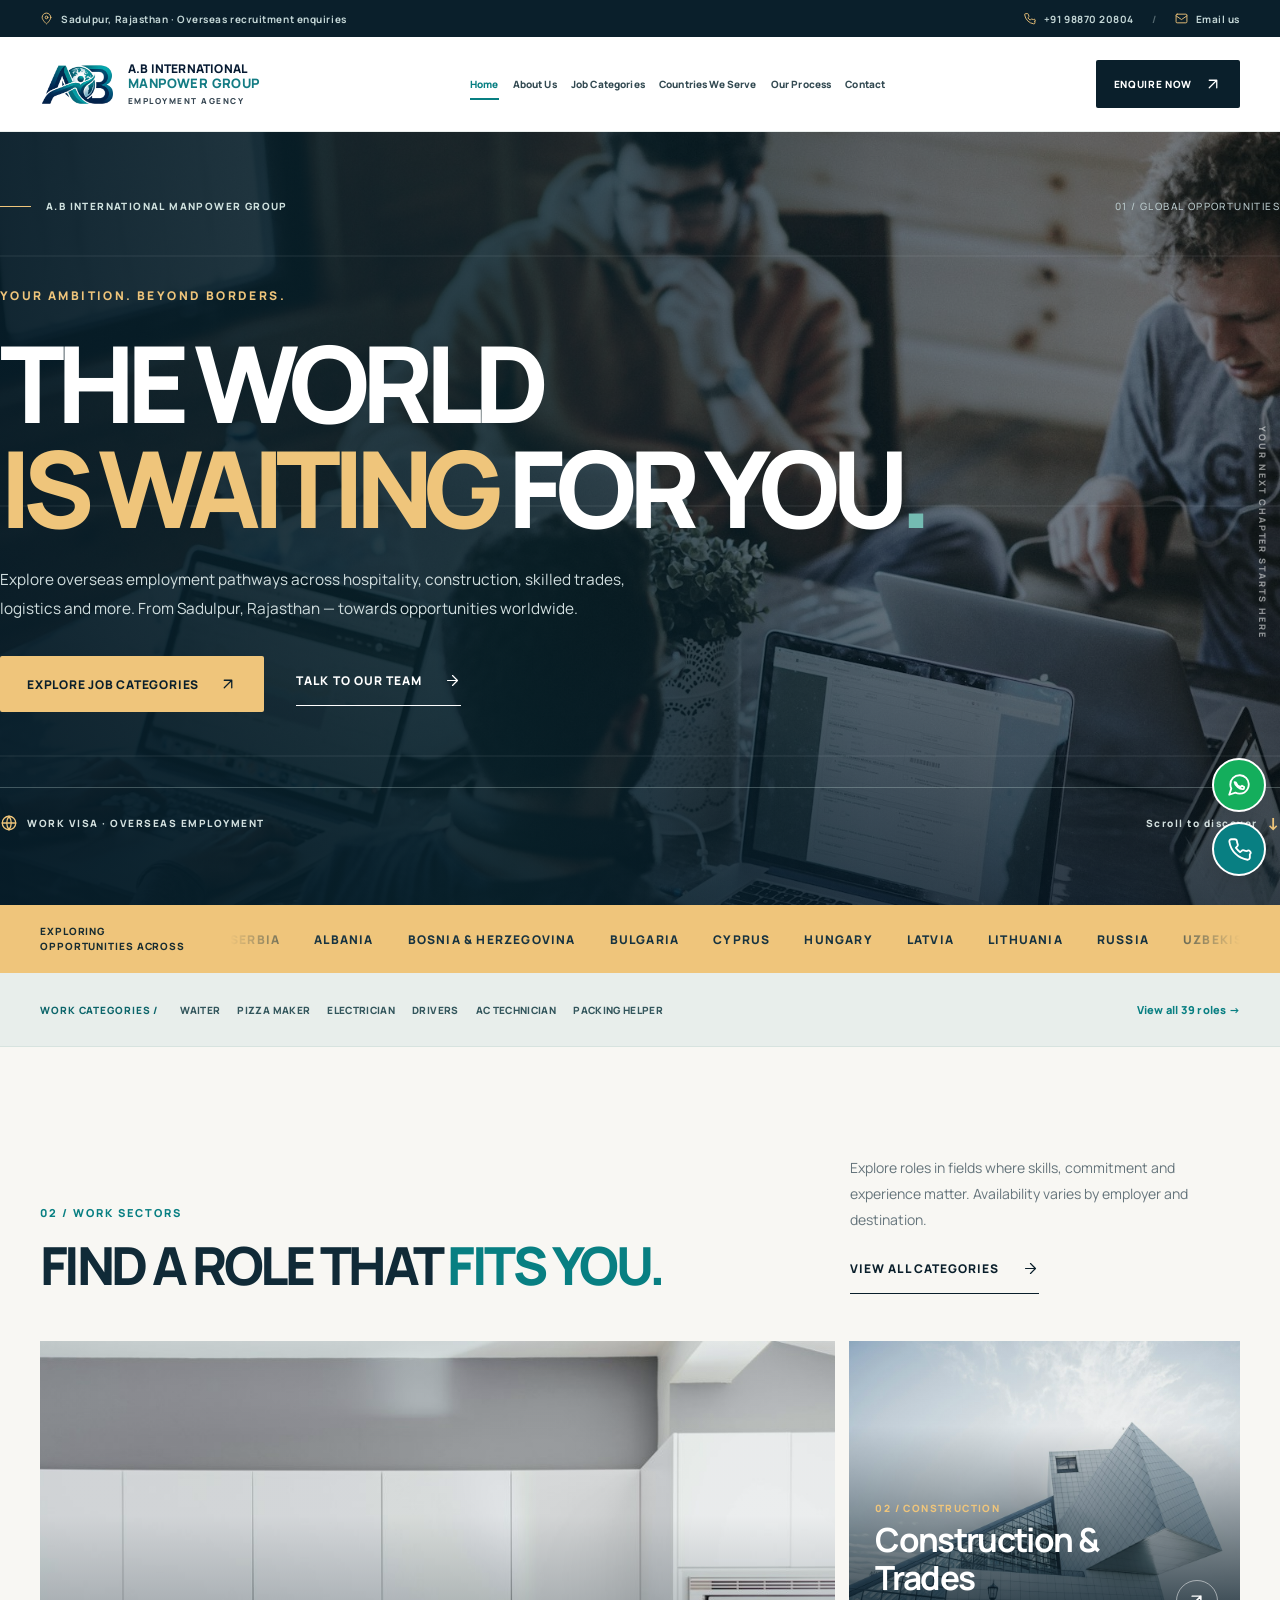
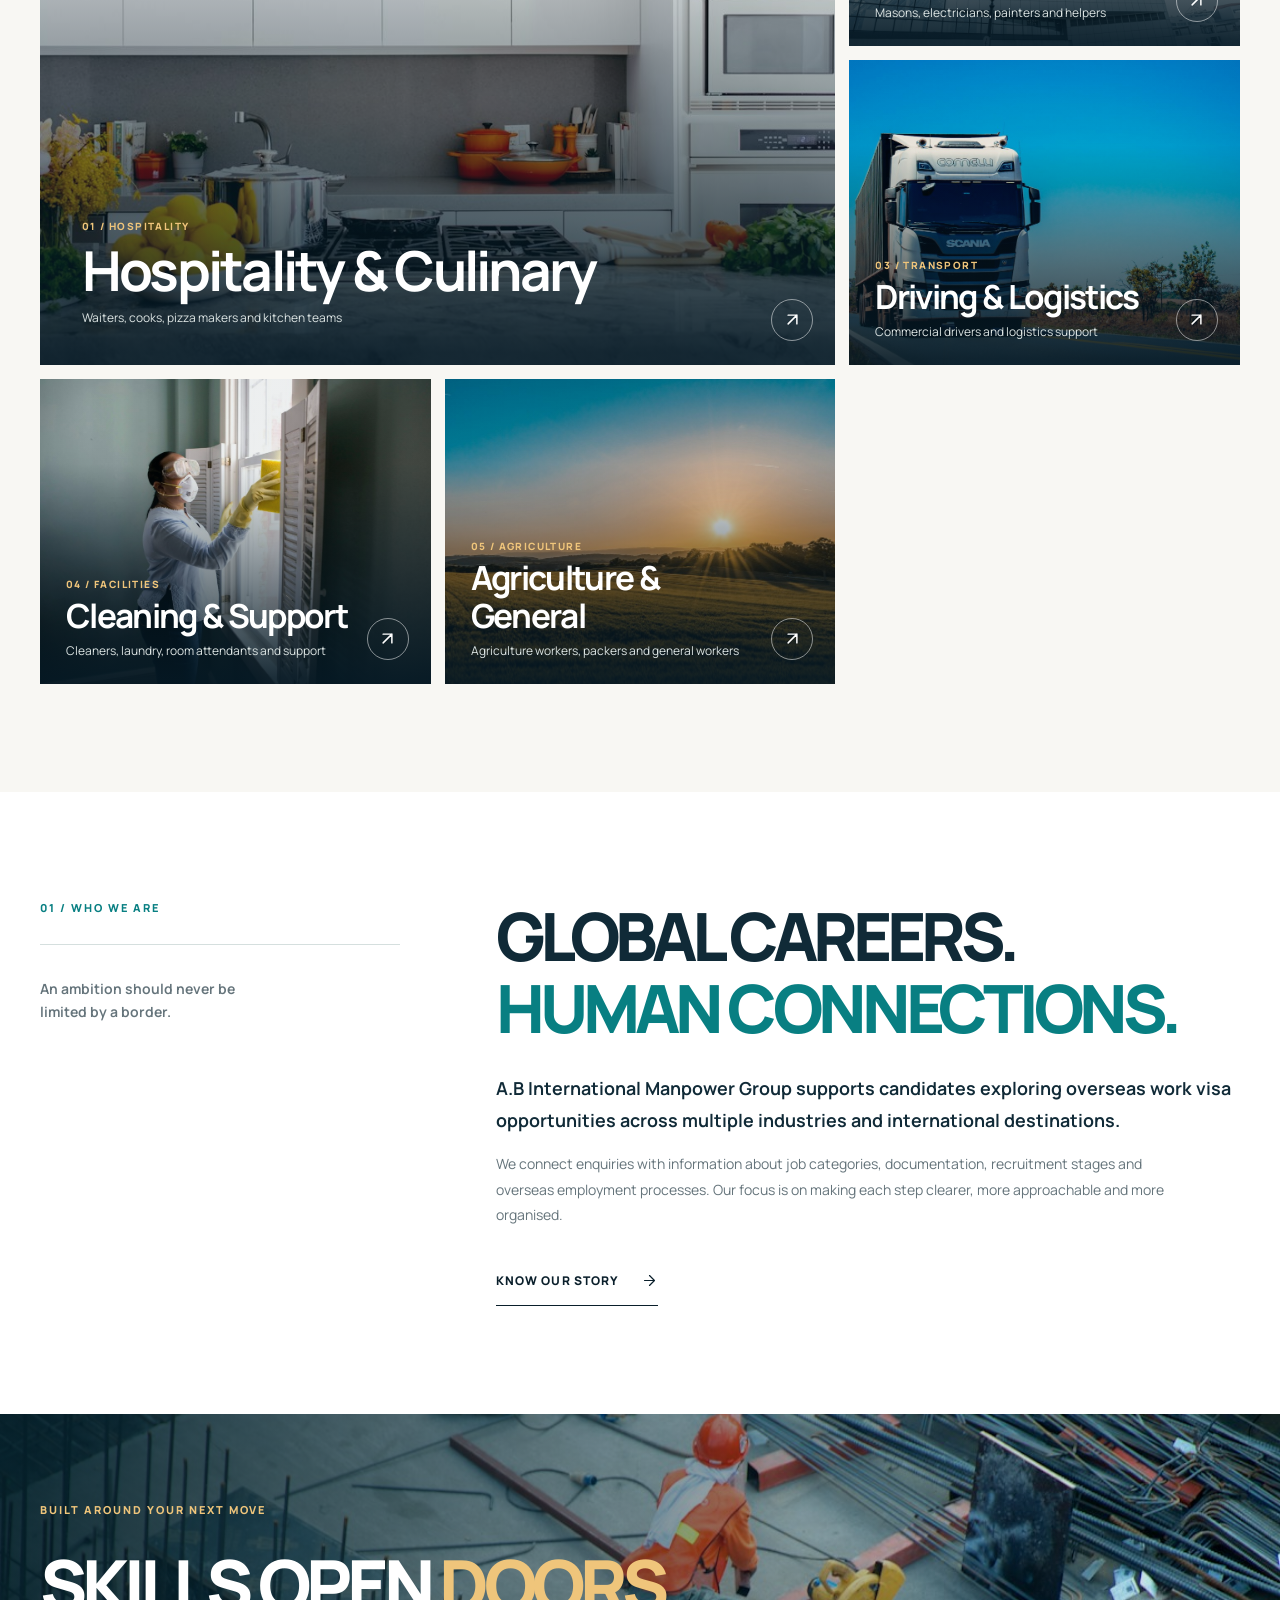
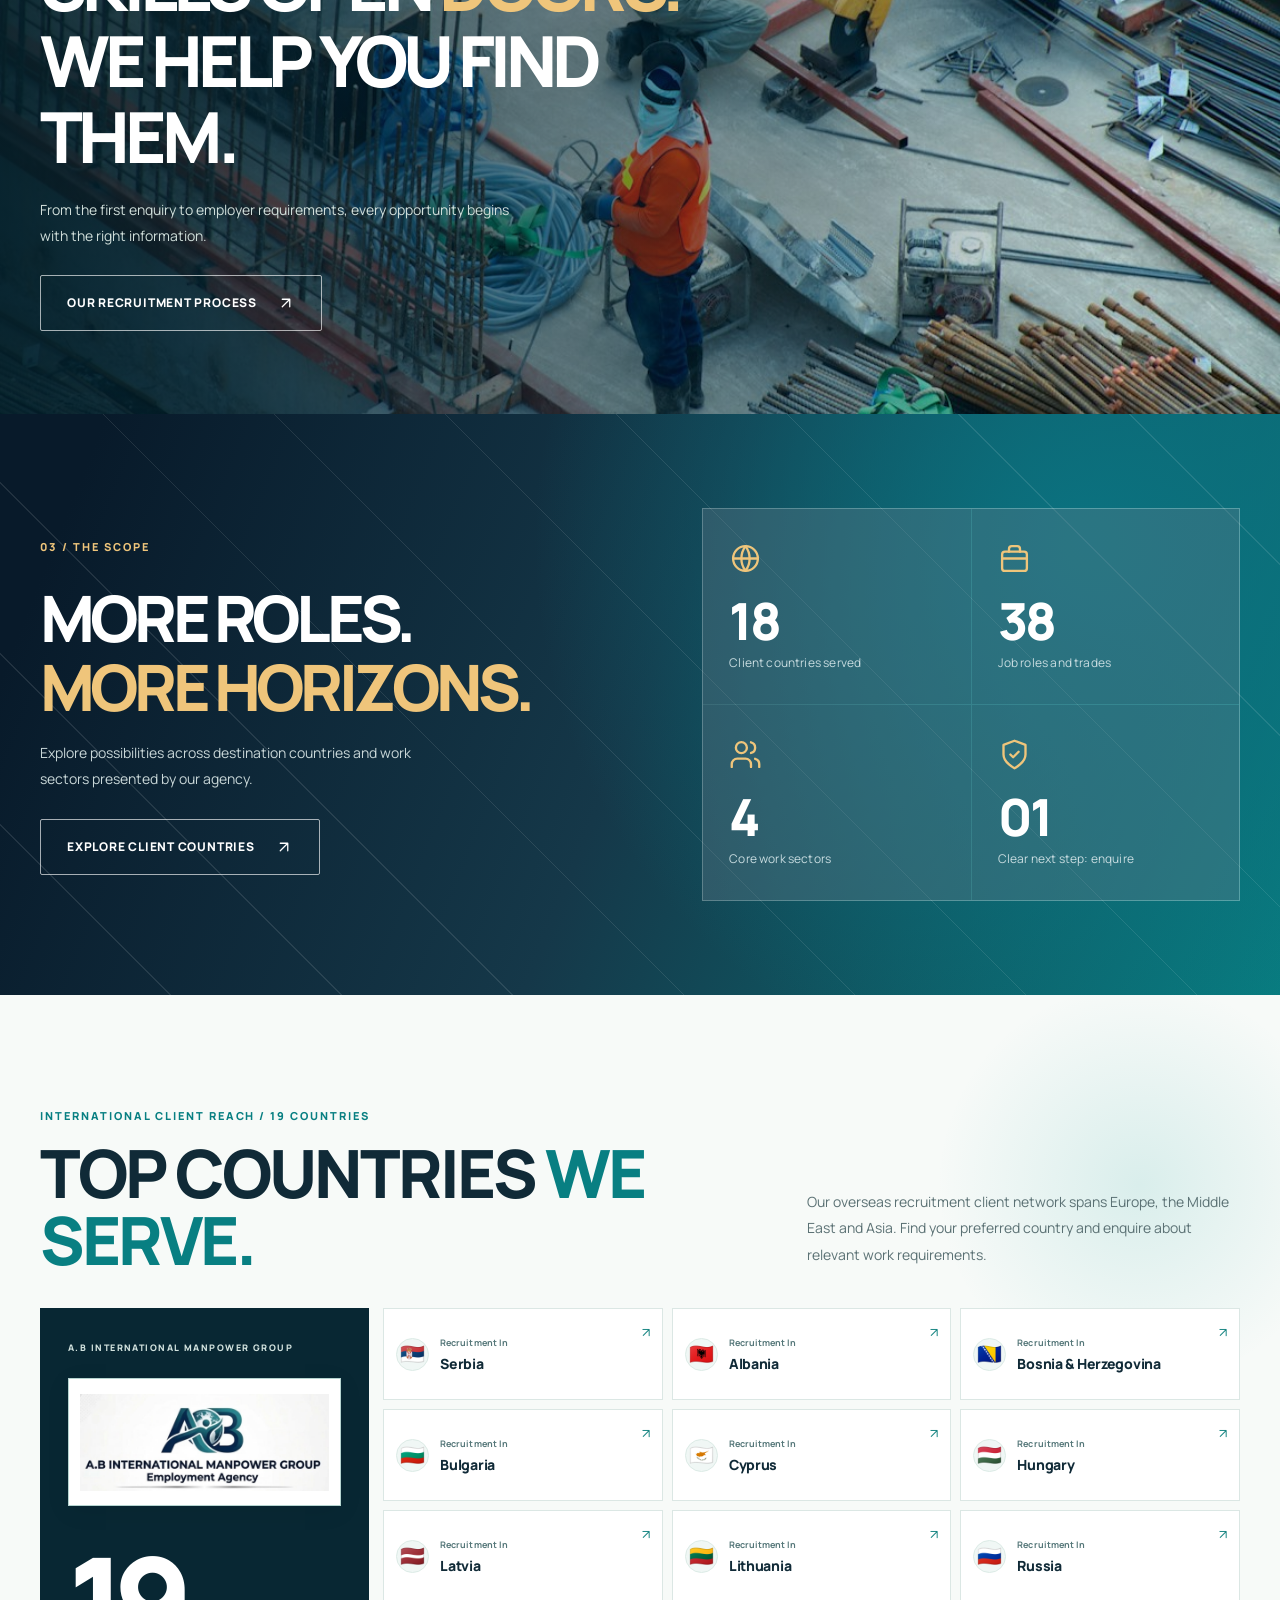
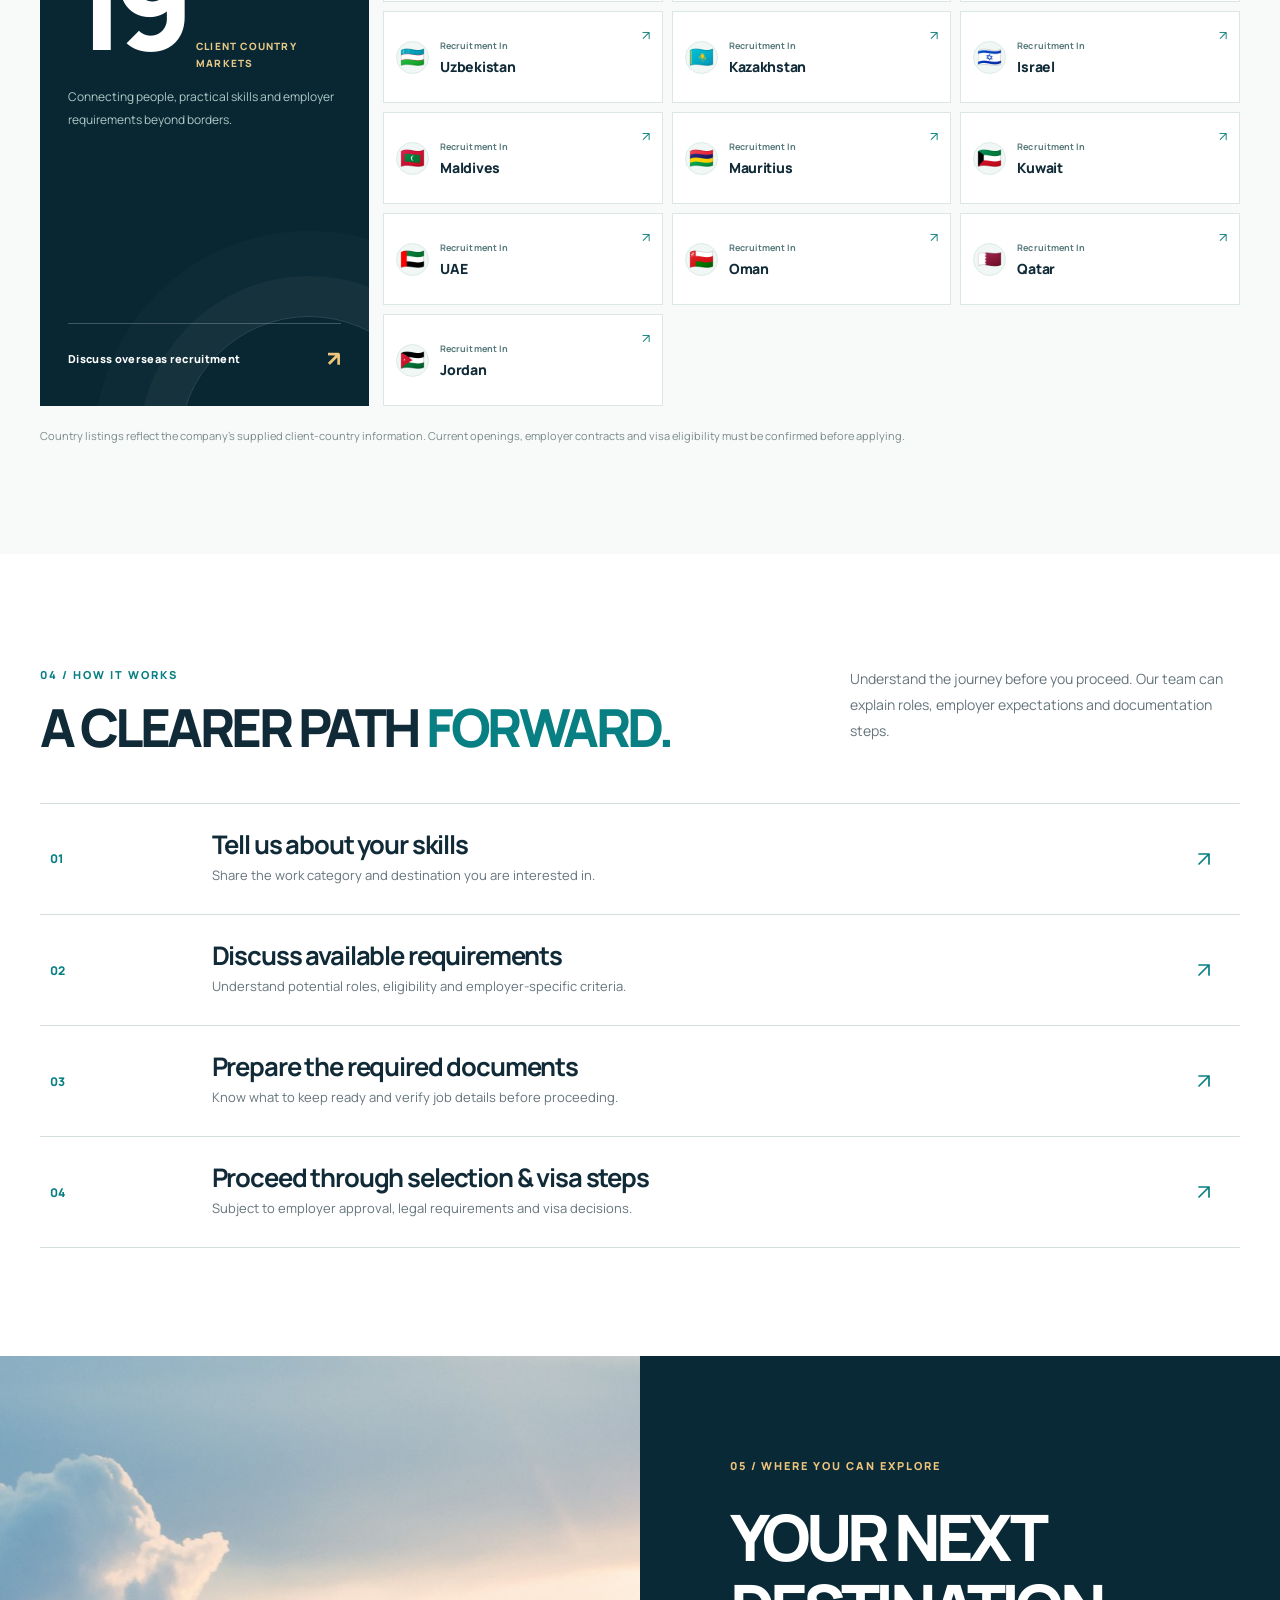
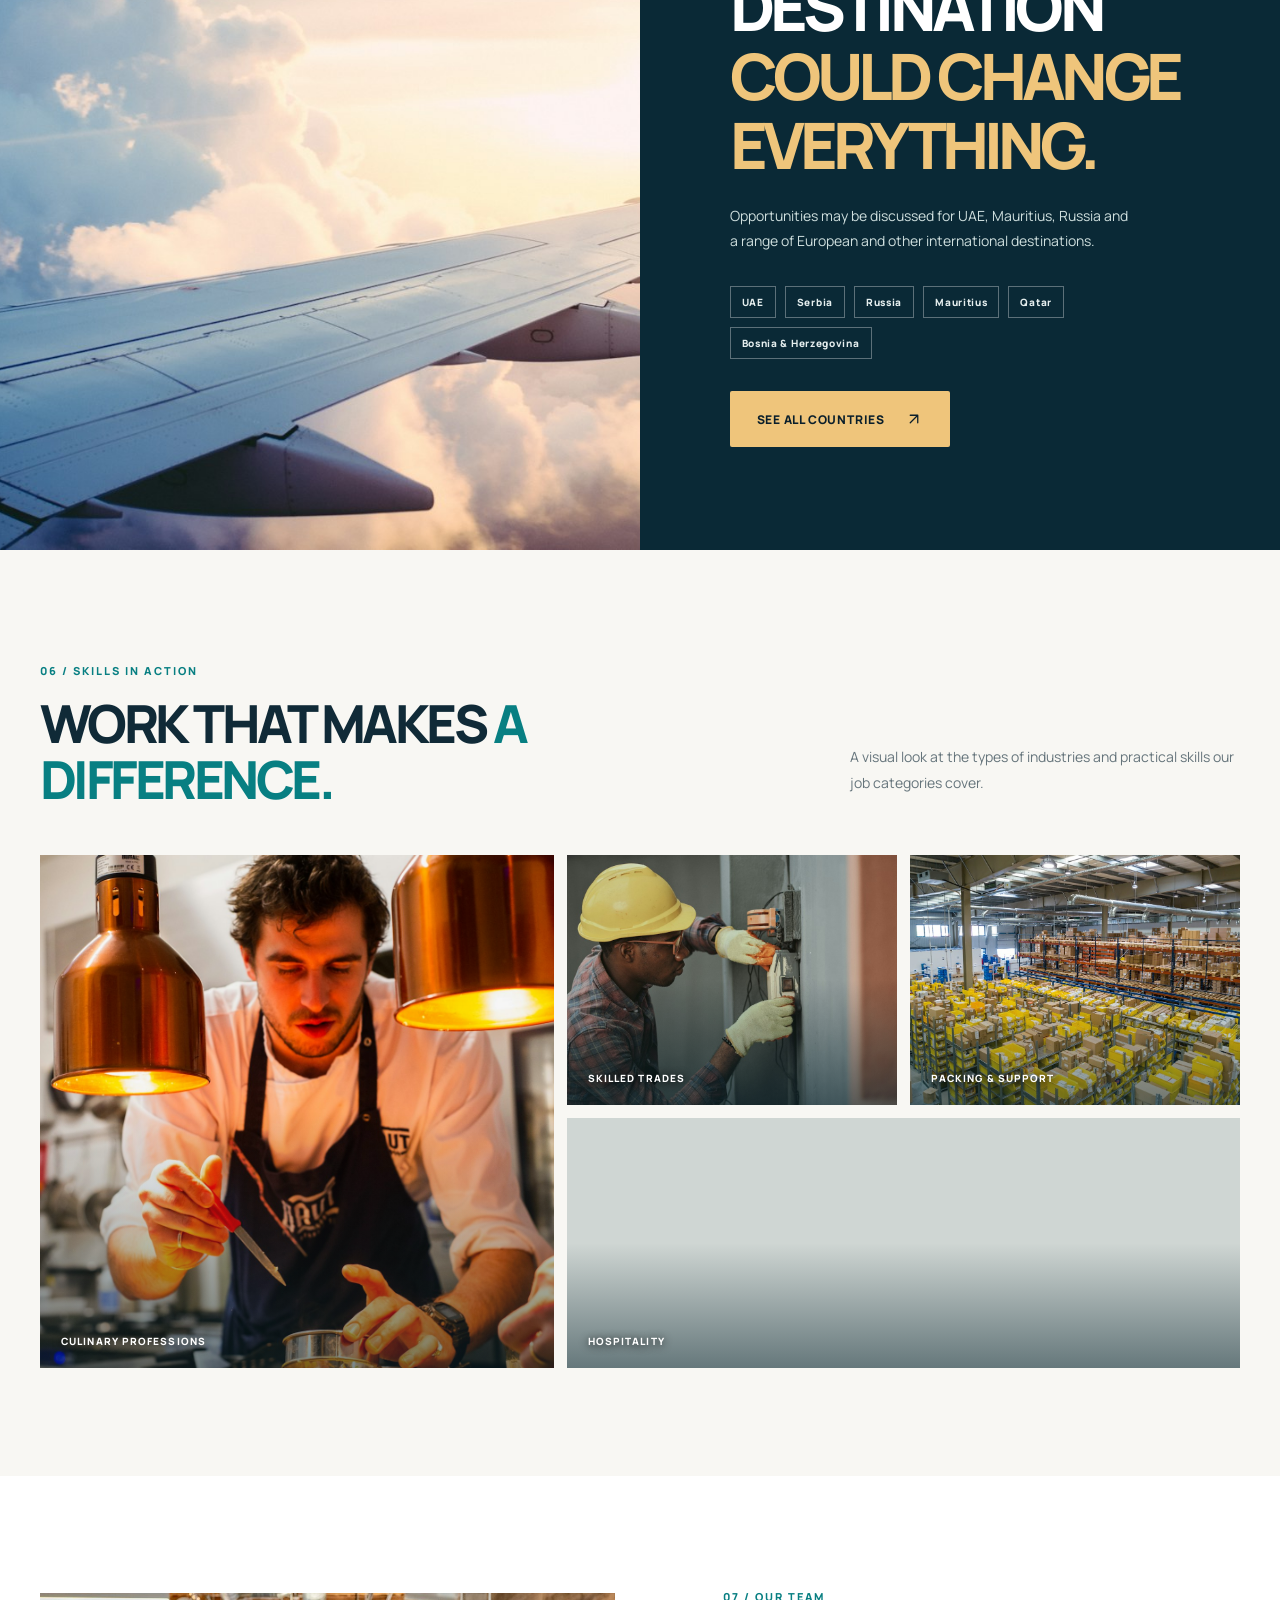
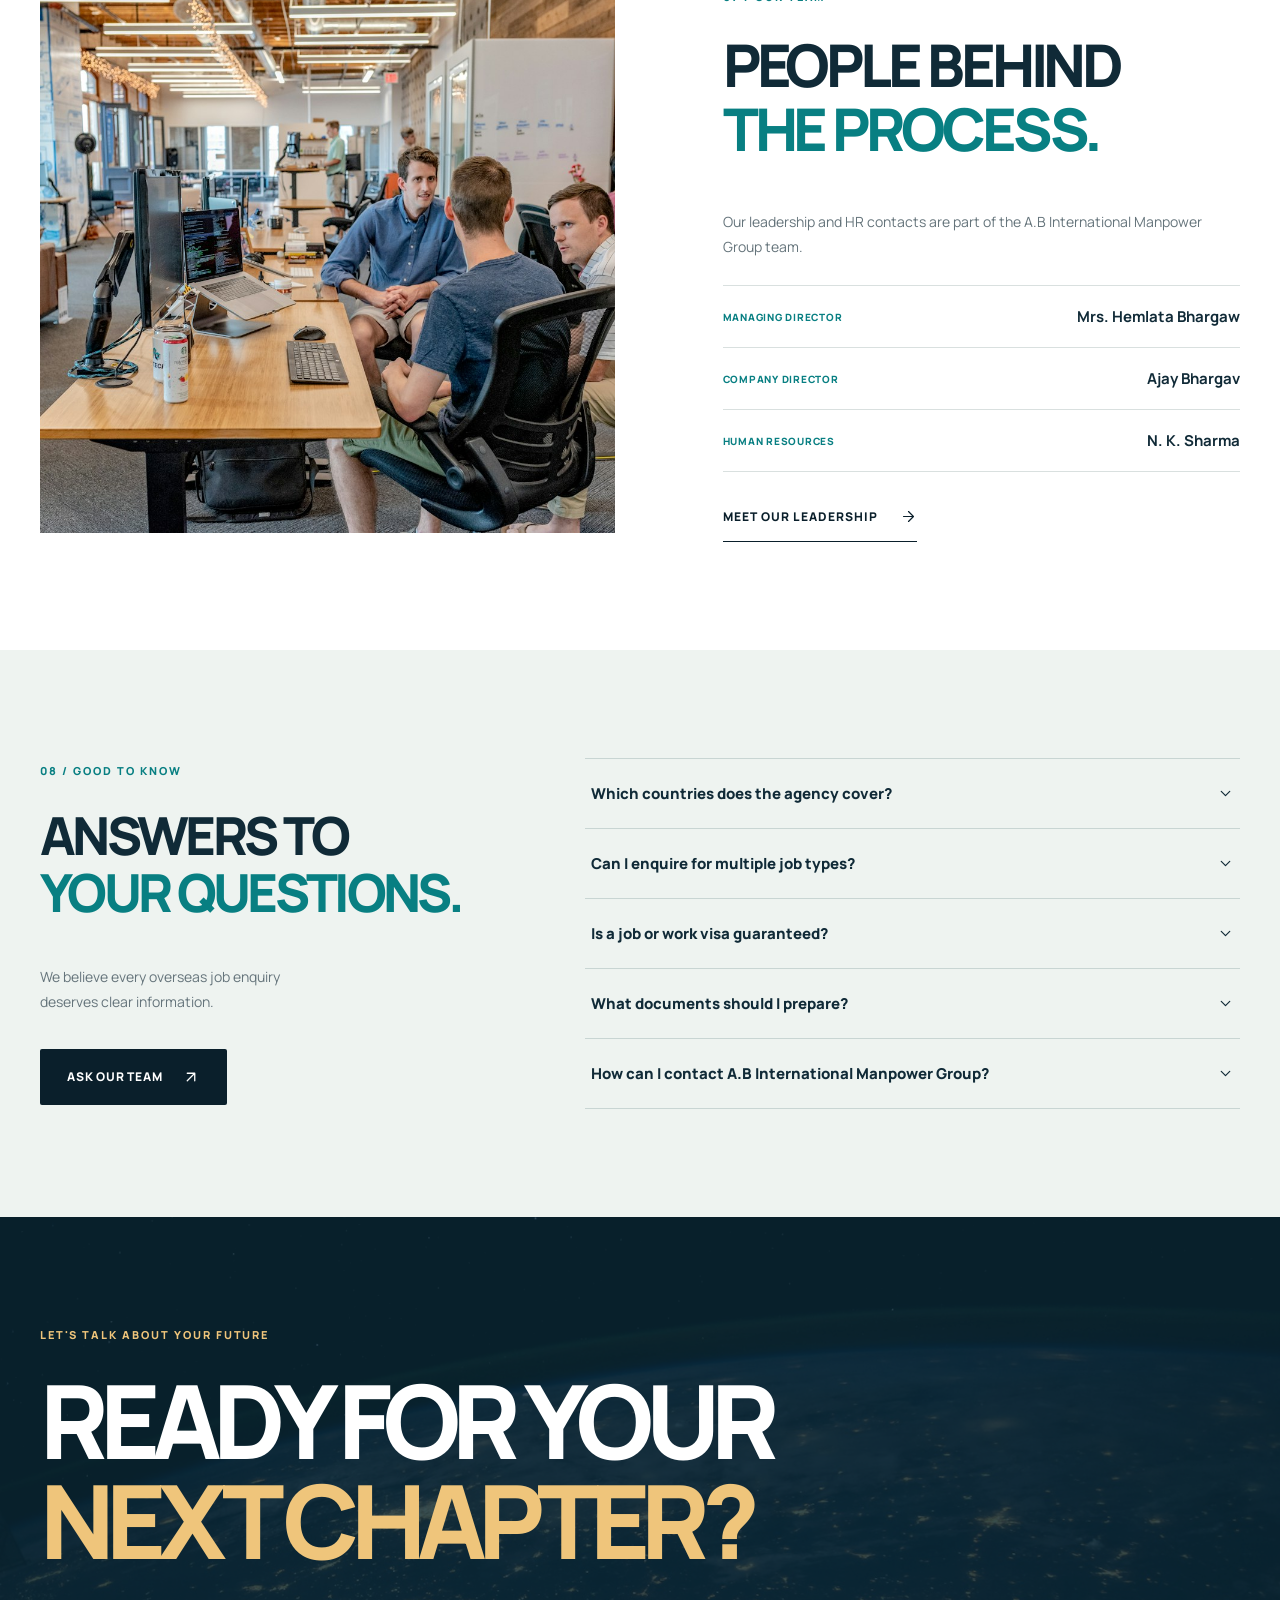
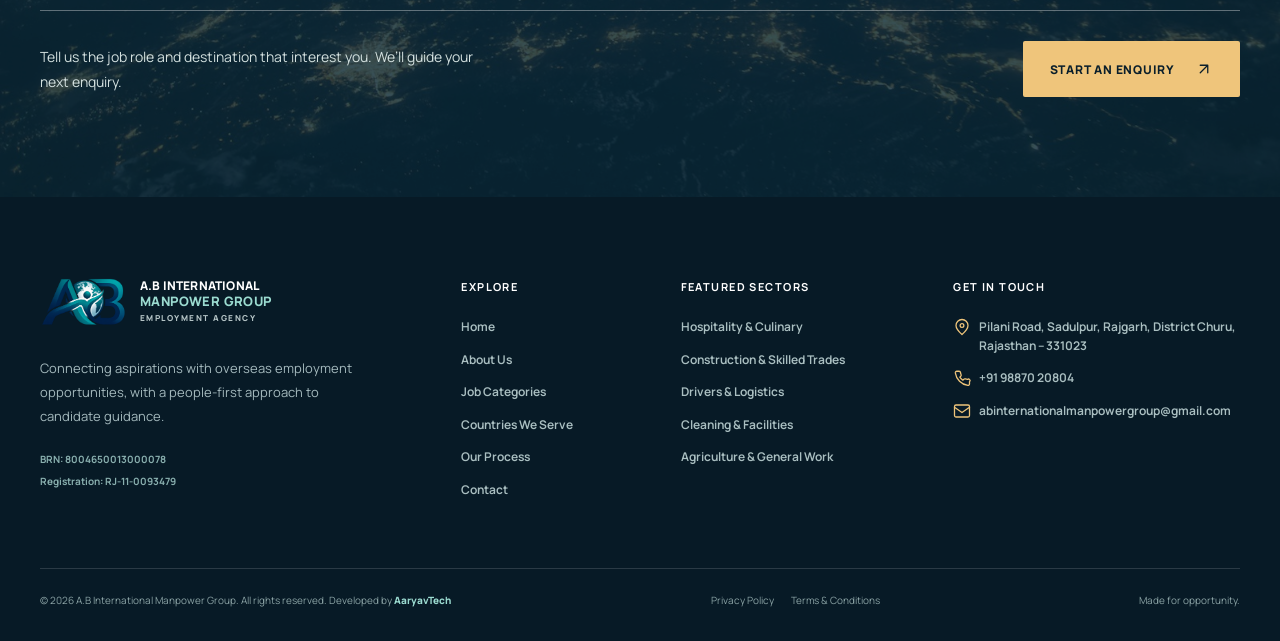
<file: index.html>
<!DOCTYPE html>
<html lang="en"><head><meta charset="utf-8"/><meta content="width=device-width,initial-scale=1,viewport-fit=cover" name="viewport"/><meta content="#0b2433" name="theme-color"/><meta content="A.B International Manpower Group — overseas manpower recruitment and work visa enquiries, job categories and client-country opportunities across 19 listed countries." name="description"/><title>Overseas Employment &amp; Work Visa Opportunities | A.B International Manpower Group</title><link href="assets/images/ab-logo-emblem.png" rel="icon" type="image/png"/><link href="https://images.unsplash.com" rel="preconnect"/><link href="assets/css/style.css" rel="stylesheet"/><script defer="" src="assets/js/main.js"></script><script type="application/ld+json">{"@context": "https://schema.org", "@type": "EmploymentAgency", "name": "A.B International Manpower Group", "email": "abinternationalmanpowergroup@gmail.com", "telephone": "+919887020804", "address": {"@type": "PostalAddress", "streetAddress": "Pilani Road, Sadulpur, Rajgarh", "addressLocality": "Sadulpur", "addressRegion": "Rajasthan", "postalCode": "331023", "addressCountry": "IN"}, "description": "Overseas work visa employment agency specialising in hospitality, construction, technical, driving, cleaning and agriculture job categories."}</script></head><body><div class="topbar"><div class="container topbar-inner"><span><svg aria-hidden="true" class="icon" fill="none" stroke="currentColor" stroke-linecap="round" stroke-linejoin="round" stroke-width="1.7" viewbox="0 0 24 24"><path d="M20 10c0 5-8 12-8 12S4 15 4 10a8 8 0 1 1 16 0z"></path><circle cx="12" cy="10" r="2.5"></circle></svg> Sadulpur, Rajasthan · Overseas recruitment enquiries</span><div><a href="tel:+919887020804"><svg aria-hidden="true" class="icon" fill="none" stroke="currentColor" stroke-linecap="round" stroke-linejoin="round" stroke-width="1.7" viewbox="0 0 24 24"><path d="M22 16.92v3a2 2 0 0 1-2.18 2A19.8 19.8 0 0 1 3.09 5.18 2 2 0 0 1 5.08 3h3a2 2 0 0 1 2 1.72c.12.96.35 1.9.69 2.79a2 2 0 0 1-.45 2.11L9.1 10.91a16 16 0 0 0 4 4l1.29-1.22a2 2 0 0 1 2.11-.45c.89.34 1.83.57 2.79.69A2 2 0 0 1 22 16.92z"></path></svg> +91 98870 20804</a><span class="topbar-sep">/</span><a href="mailto:abinternationalmanpowergroup@gmail.com"><svg aria-hidden="true" class="icon" fill="none" stroke="currentColor" stroke-linecap="round" stroke-linejoin="round" stroke-width="1.7" viewbox="0 0 24 24"><rect height="16" rx="2" width="20" x="2" y="4"></rect><path d="m22 7-10 7L2 7"></path></svg> Email us</a></div></div></div>
<header class="site-header" id="siteHeader"><div class="container header-content"><a aria-label="A.B International Manpower Group home" class="brand" href="index.html"><span class="brand-emblem"><img alt="A.B International Manpower Group original AB logo" height="62" src="assets/images/ab-logo-emblem.png" width="110"/></span><span class="brand-wordmark"><strong>A.B INTERNATIONAL</strong><em>MANPOWER GROUP</em><small>EMPLOYMENT AGENCY</small></span></a><nav aria-label="Main navigation" class="desktop-nav"><a class="active" href="index.html">Home</a><a class="" href="about.html">About Us</a><a class="" href="jobs.html">Job Categories</a><a class="" href="destinations.html">Countries We Serve</a><a class="" href="process.html">Our Process</a><a class="" href="contact.html">Contact</a></nav><div class="header-cta"><a class="btn btn-small btn-dark" href="contact.html">Enquire Now <svg aria-hidden="true" class="icon" fill="none" stroke="currentColor" stroke-linecap="round" stroke-linejoin="round" stroke-width="1.7" viewbox="0 0 24 24"><path d="m7 17 10-10M7 7h10v10"></path></svg></a><button aria-controls="mobilePanel" aria-expanded="false" aria-label="Open menu" class="hamburger" id="menuToggle"><svg aria-hidden="true" class="icon" fill="none" stroke="currentColor" stroke-linecap="round" stroke-linejoin="round" stroke-width="1.7" viewbox="0 0 24 24"><path d="M4 7h16M4 12h16M4 17h16"></path></svg></button></div></div></header>
<div class="menu-backdrop" id="menuBackdrop"></div><nav aria-hidden="true" aria-label="Mobile navigation" class="mobile-panel" id="mobilePanel"><div class="mobile-panel-head"><span>MENU / NAVIGATION</span><button aria-label="Close menu" id="menuClose"><svg aria-hidden="true" class="icon" fill="none" stroke="currentColor" stroke-linecap="round" stroke-linejoin="round" stroke-width="1.7" viewbox="0 0 24 24"><path d="M5 5l14 14M19 5 5 19"></path></svg></button></div><div class="mobile-nav-links"><a class="active" href="index.html">Home<svg aria-hidden="true" class="icon" fill="none" stroke="currentColor" stroke-linecap="round" stroke-linejoin="round" stroke-width="1.7" viewbox="0 0 24 24"><path d="m7 17 10-10M7 7h10v10"></path></svg></a><a class="" href="about.html">About Us<svg aria-hidden="true" class="icon" fill="none" stroke="currentColor" stroke-linecap="round" stroke-linejoin="round" stroke-width="1.7" viewbox="0 0 24 24"><path d="m7 17 10-10M7 7h10v10"></path></svg></a><a class="" href="jobs.html">Job Categories<svg aria-hidden="true" class="icon" fill="none" stroke="currentColor" stroke-linecap="round" stroke-linejoin="round" stroke-width="1.7" viewbox="0 0 24 24"><path d="m7 17 10-10M7 7h10v10"></path></svg></a><a class="" href="destinations.html">Countries We Serve<svg aria-hidden="true" class="icon" fill="none" stroke="currentColor" stroke-linecap="round" stroke-linejoin="round" stroke-width="1.7" viewbox="0 0 24 24"><path d="m7 17 10-10M7 7h10v10"></path></svg></a><a class="" href="process.html">Our Process<svg aria-hidden="true" class="icon" fill="none" stroke="currentColor" stroke-linecap="round" stroke-linejoin="round" stroke-width="1.7" viewbox="0 0 24 24"><path d="m7 17 10-10M7 7h10v10"></path></svg></a><a class="" href="contact.html">Contact<svg aria-hidden="true" class="icon" fill="none" stroke="currentColor" stroke-linecap="round" stroke-linejoin="round" stroke-width="1.7" viewbox="0 0 24 24"><path d="m7 17 10-10M7 7h10v10"></path></svg></a></div><div class="mobile-panel-bottom"><p>Start your overseas career enquiry</p><a class="btn btn-teal" href="https://wa.me/919887020804?text=Hello%20A.B%20International%20Manpower%20Group%2C%20I%20would%20like%20to%20enquire%20about%20overseas%20job%20opportunities." rel="noopener" target="_blank">WhatsApp Us <svg aria-hidden="true" class="icon" fill="none" stroke="currentColor" stroke-linecap="round" stroke-linejoin="round" stroke-width="1.7" viewbox="0 0 24 24"><path d="m7 17 10-10M7 7h10v10"></path></svg></a><a href="tel:+919887020804"><svg aria-hidden="true" class="icon" fill="none" stroke="currentColor" stroke-linecap="round" stroke-linejoin="round" stroke-width="1.7" viewbox="0 0 24 24"><path d="M22 16.92v3a2 2 0 0 1-2.18 2A19.8 19.8 0 0 1 3.09 5.18 2 2 0 0 1 5.08 3h3a2 2 0 0 1 2 1.72c.12.96.35 1.9.69 2.79a2 2 0 0 1-.45 2.11L9.1 10.91a16 16 0 0 0 4 4l1.29-1.22a2 2 0 0 1 2.11-.45c.89.34 1.83.57 2.79.69A2 2 0 0 1 22 16.92z"></path></svg> +91 98870 20804</a></div></nav><main id="mainContent">
<section class="hero hero-home"><div aria-hidden="true" class="hero-image"><img alt="International careers and professional workforce" class="" decoding="async" loading="eager" referrerpolicy="no-referrer" src="assets/images/photo-1521737711867-e3b97375f902.jpg" data-remote-src="https://images.unsplash.com/photo-1521737711867-e3b97375f902?auto=format&amp;fit=crop&amp;w=1600&amp;q=83"/></div><div aria-hidden="true" class="hero-grid"></div><div class="container hero-main"><div class="hero-copy"><span class="hero-index"><span class="dash"></span> A.B INTERNATIONAL MANPOWER GROUP <span class="hero-index-right">01 / GLOBAL OPPORTUNITIES</span></span><div class="hero-heading-wrap"><p class="overline">YOUR AMBITION. BEYOND BORDERS.</p><h1>THE WORLD <em>IS WAITING</em> FOR YOU<span class="dot">.</span></h1><p class="hero-description">Explore overseas employment pathways across hospitality, construction, skilled trades, logistics and more. From Sadulpur, Rajasthan — towards opportunities worldwide.</p><div class="hero-actions"><a class="btn btn-gold" href="jobs.html">Explore Job Categories <svg aria-hidden="true" class="icon" fill="none" stroke="currentColor" stroke-linecap="round" stroke-linejoin="round" stroke-width="1.7" viewbox="0 0 24 24"><path d="m7 17 10-10M7 7h10v10"></path></svg></a><a class="text-link light" href="https://wa.me/919887020804?text=Hello%20A.B%20International%20Manpower%20Group%2C%20I%20would%20like%20to%20enquire%20about%20overseas%20job%20opportunities." rel="noopener" target="_blank">Talk to our team <svg aria-hidden="true" class="icon" fill="none" stroke="currentColor" stroke-linecap="round" stroke-linejoin="round" stroke-width="1.7" viewbox="0 0 24 24"><path d="M5 12h14m-7-7 7 7-7 7"></path></svg></a></div></div><div class="hero-bottom-line"><span><svg aria-hidden="true" class="icon" fill="none" stroke="currentColor" stroke-linecap="round" stroke-linejoin="round" stroke-width="1.7" viewbox="0 0 24 24"><circle cx="12" cy="12" r="9"></circle><path d="M3 12h18M12 3a15 15 0 0 1 0 18M12 3a15 15 0 0 0 0 18"></path></svg> WORK VISA · OVERSEAS EMPLOYMENT</span><span>Scroll to discover <span class="tiny-arrow">↓</span></span></div></div><div class="hero-side-tag">YOUR NEXT CHAPTER STARTS HERE</div></div></section>
<section class="trust-ribbon"><div class="container"><span class="ribbon-title">EXPLORING OPPORTUNITIES ACROSS</span><div class="marquee-window"><div class="marquee-track"><span>SERBIA</span><span>ALBANIA</span><span>BOSNIA &amp; HERZEGOVINA</span><span>BULGARIA</span><span>CYPRUS</span><span>HUNGARY</span><span>LATVIA</span><span>LITHUANIA</span><span>RUSSIA</span><span>UZBEKISTAN</span><span>KAZAKHSTAN</span><span>ISRAEL</span><span>MALDIVES</span><span>MAURITIUS</span><span>KUWAIT</span><span>UAE</span><span>OMAN</span><span>QATAR</span><span>JORDAN</span><span>SERBIA</span><span>ALBANIA</span><span>BOSNIA &amp; HERZEGOVINA</span><span>BULGARIA</span><span>CYPRUS</span><span>HUNGARY</span><span>LATVIA</span><span>LITHUANIA</span><span>RUSSIA</span><span>UZBEKISTAN</span><span>KAZAKHSTAN</span><span>ISRAEL</span><span>MALDIVES</span><span>MAURITIUS</span><span>KUWAIT</span><span>UAE</span><span>OMAN</span><span>QATAR</span><span>JORDAN</span></div></div></div></section>
<section aria-label="Popular job types" class="featured-roles"><div class="container featured-roles-inner"><strong>WORK CATEGORIES /</strong><div><span>WAITER</span><span>PIZZA MAKER</span><span>ELECTRICIAN</span><span>DRIVERS</span><span>AC TECHNICIAN</span><span>PACKING HELPER</span></div><a href="jobs.html">View all 39 roles →</a></div></section>
<section class="jobs-preview section-space" id="jobCategories"><div class="container"><div class="section-head"><div><span class="eyebrow">02 / WORK SECTORS</span><h2>FIND A ROLE THAT <em>FITS YOU.</em></h2></div><div class="head-side"><p>Explore roles in fields where skills, commitment and experience matter. Availability varies by employer and destination.</p><a class="text-link dark" href="jobs.html">View all categories <svg aria-hidden="true" class="icon" fill="none" stroke="currentColor" stroke-linecap="round" stroke-linejoin="round" stroke-width="1.7" viewbox="0 0 24 24"><path d="M5 12h14m-7-7 7 7-7 7"></path></svg></a></div></div><div class="job-feature-grid"><a class="photo-tile tile-feature" href="jobs.html?category=Hospitality"><img alt="Hospitality &amp; Culinary" class="" decoding="async" loading="lazy" referrerpolicy="no-referrer" src="assets/images/photo-1556911220-bff31c812dba.jpg" data-remote-src="https://images.unsplash.com/photo-1556911220-bff31c812dba?auto=format&amp;fit=crop&amp;w=1150&amp;q=82"/><span class="photo-tile-shade"></span><span class="photo-tile-text"><span>01 / HOSPITALITY</span><strong>Hospitality &amp; Culinary</strong><small>Waiters, cooks, pizza makers and kitchen teams</small></span><span class="round-arrow"><svg aria-hidden="true" class="icon" fill="none" stroke="currentColor" stroke-linecap="round" stroke-linejoin="round" stroke-width="1.7" viewbox="0 0 24 24"><path d="m7 17 10-10M7 7h10v10"></path></svg></span></a><a class="photo-tile" href="jobs.html?category=Construction"><img alt="Construction &amp; Trades" class="" decoding="async" loading="lazy" referrerpolicy="no-referrer" src="assets/images/photo-1487958449943-2429e8be8625.jpg" data-remote-src="https://images.unsplash.com/photo-1487958449943-2429e8be8625?auto=format&amp;fit=crop&amp;w=1200&amp;q=82"/><span class="photo-tile-shade"></span><span class="photo-tile-text"><span>02 / CONSTRUCTION</span><strong>Construction &amp; Trades</strong><small>Masons, electricians, painters and helpers</small></span><span class="round-arrow"><svg aria-hidden="true" class="icon" fill="none" stroke="currentColor" stroke-linecap="round" stroke-linejoin="round" stroke-width="1.7" viewbox="0 0 24 24"><path d="m7 17 10-10M7 7h10v10"></path></svg></span></a><a class="photo-tile" href="jobs.html?category=Logistics"><img alt="Driving &amp; Logistics" class="" decoding="async" loading="lazy" referrerpolicy="no-referrer" src="assets/images/photo-1601584115197-04ecc0da31d7.jpg" data-remote-src="https://images.unsplash.com/photo-1601584115197-04ecc0da31d7?auto=format&amp;fit=crop&amp;w=1100&amp;q=82"/><span class="photo-tile-shade"></span><span class="photo-tile-text"><span>03 / TRANSPORT</span><strong>Driving &amp; Logistics</strong><small>Commercial drivers and logistics support</small></span><span class="round-arrow"><svg aria-hidden="true" class="icon" fill="none" stroke="currentColor" stroke-linecap="round" stroke-linejoin="round" stroke-width="1.7" viewbox="0 0 24 24"><path d="m7 17 10-10M7 7h10v10"></path></svg></span></a><a class="photo-tile" href="jobs.html?category=Cleaning"><img alt="Cleaning &amp; Support" class="" decoding="async" loading="lazy" referrerpolicy="no-referrer" src="assets/images/photo-1581578731548-c64695cc6952.jpg" data-remote-src="https://images.unsplash.com/photo-1581578731548-c64695cc6952?auto=format&amp;fit=crop&amp;w=1100&amp;q=82"/><span class="photo-tile-shade"></span><span class="photo-tile-text"><span>04 / FACILITIES</span><strong>Cleaning &amp; Support</strong><small>Cleaners, laundry, room attendants and support</small></span><span class="round-arrow"><svg aria-hidden="true" class="icon" fill="none" stroke="currentColor" stroke-linecap="round" stroke-linejoin="round" stroke-width="1.7" viewbox="0 0 24 24"><path d="m7 17 10-10M7 7h10v10"></path></svg></span></a><a class="photo-tile" href="jobs.html?category=Agriculture"><img alt="Agriculture &amp; General" class="" decoding="async" loading="lazy" referrerpolicy="no-referrer" src="assets/images/photo-1500382017468-9049fed747ef.jpg" data-remote-src="https://images.unsplash.com/photo-1500382017468-9049fed747ef?auto=format&amp;fit=crop&amp;w=1100&amp;q=82"/><span class="photo-tile-shade"></span><span class="photo-tile-text"><span>05 / AGRICULTURE</span><strong>Agriculture &amp; General</strong><small>Agriculture workers, packers and general workers</small></span><span class="round-arrow"><svg aria-hidden="true" class="icon" fill="none" stroke="currentColor" stroke-linecap="round" stroke-linejoin="round" stroke-width="1.7" viewbox="0 0 24 24"><path d="m7 17 10-10M7 7h10v10"></path></svg></span></a></div></div></section>
<section class="intro-section section-space"><div class="container intro-layout"><div class="intro-left"><span class="eyebrow">01 / WHO WE ARE</span><div class="eyebrow-line"></div><span class="intro-mini">An ambition should never be limited by a border.</span></div><div class="intro-main"><h2>GLOBAL CAREERS.<br/><em>HUMAN CONNECTIONS.</em></h2><p class="lead">A.B International Manpower Group supports candidates exploring overseas work visa opportunities across multiple industries and international destinations.</p><p>We connect enquiries with information about job categories, documentation, recruitment stages and overseas employment processes. Our focus is on making each step clearer, more approachable and more organised.</p><a class="text-link dark" href="about.html">Know our story <svg aria-hidden="true" class="icon" fill="none" stroke="currentColor" stroke-linecap="round" stroke-linejoin="round" stroke-width="1.7" viewbox="0 0 24 24"><path d="M5 12h14m-7-7 7 7-7 7"></path></svg></a></div></div></section>
<section class="image-statement"><div class="image-statement-img"><img alt="Real construction workforce at work" class="" decoding="async" loading="lazy" referrerpolicy="no-referrer" src="assets/images/photo-1504307651254-35680f356dfd.jpg" data-remote-src="https://images.unsplash.com/photo-1504307651254-35680f356dfd?auto=format&amp;fit=crop&amp;w=1150&amp;q=82"/></div><div class="container image-statement-inner"><div class="statement-card"><span class="eyebrow eyebrow-light">BUILT AROUND YOUR NEXT MOVE</span><h2>SKILLS OPEN <em>DOORS.</em><br/>WE HELP YOU FIND THEM.</h2><p>From the first enquiry to employer requirements, every opportunity begins with the right information.</p><a class="btn btn-outline-light" href="process.html">Our Recruitment Process <svg aria-hidden="true" class="icon" fill="none" stroke="currentColor" stroke-linecap="round" stroke-linejoin="round" stroke-width="1.7" viewbox="0 0 24 24"><path d="m7 17 10-10M7 7h10v10"></path></svg></a></div></div></section>
<section class="metrics-section"><div class="container metrics-layout"><div class="metrics-heading"><span class="eyebrow eyebrow-light">03 / THE SCOPE</span><h2>MORE ROLES.<br/><em>MORE HORIZONS.</em></h2><p>Explore possibilities across destination countries and work sectors presented by our agency.</p><a class="btn btn-outline-light" href="destinations.html">Explore Client Countries <svg aria-hidden="true" class="icon" fill="none" stroke="currentColor" stroke-linecap="round" stroke-linejoin="round" stroke-width="1.7" viewbox="0 0 24 24"><path d="m7 17 10-10M7 7h10v10"></path></svg></a></div><div class="metrics-grid"><div class="metric"><svg aria-hidden="true" class="icon" fill="none" stroke="currentColor" stroke-linecap="round" stroke-linejoin="round" stroke-width="1.7" viewbox="0 0 24 24"><circle cx="12" cy="12" r="9"></circle><path d="M3 12h18M12 3a15 15 0 0 1 0 18M12 3a15 15 0 0 0 0 18"></path></svg><strong data-count="19" data-suffix="">19</strong><span>Client countries served</span></div><div class="metric"><svg aria-hidden="true" class="icon" fill="none" stroke="currentColor" stroke-linecap="round" stroke-linejoin="round" stroke-width="1.7" viewbox="0 0 24 24"><rect height="14" rx="2" width="18" x="3" y="7"></rect><path d="M8 7V5a2 2 0 0 1 2-2h4a2 2 0 0 1 2 2v2M3 12h18"></path></svg><strong data-count="39" data-suffix="">39</strong><span>Job roles and trades</span></div><div class="metric"><svg aria-hidden="true" class="icon" fill="none" stroke="currentColor" stroke-linecap="round" stroke-linejoin="round" stroke-width="1.7" viewbox="0 0 24 24"><path d="M16 21v-2a4 4 0 0 0-4-4H6a4 4 0 0 0-4 4v2"></path><circle cx="9" cy="7" r="4"></circle><path d="M22 21v-2a4 4 0 0 0-3-3.87M16 3.13a4 4 0 0 1 0 7.75"></path></svg><strong data-count="5" data-suffix="">5</strong><span>Core work sectors</span></div><div class="metric"><svg aria-hidden="true" class="icon" fill="none" stroke="currentColor" stroke-linecap="round" stroke-linejoin="round" stroke-width="1.7" viewbox="0 0 24 24"><path d="M12 22s8-4 8-10V5l-8-3-8 3v7c0 6 8 10 8 10z"></path><path d="m9 12 2 2 4-4"></path></svg><strong>01</strong><span>Clear next step: enquire</span></div></div></div></section><section aria-labelledby="globalCountryHeading" class="global-clients section-space" id="countries-we-serve">
<div class="container">
<div class="global-head"><div><span class="eyebrow">INTERNATIONAL CLIENT REACH / 19 COUNTRIES</span><h2 id="globalCountryHeading">TOP COUNTRIES <em>WE SERVE.</em></h2></div><p>Our overseas recruitment client network spans Europe, the Middle East and Asia. Find your preferred country and enquire about relevant work requirements.</p></div>
<div class="global-layout">
<aside class="global-identity"><span class="global-identity-kicker">A.B INTERNATIONAL MANPOWER GROUP</span><div class="global-ident-logo"><img alt="Original A.B International Manpower Group Employment Agency logo — complete artwork" decoding="async" loading="lazy" src="assets/images/brand-original.jpg"/></div><div class="global-stat"><strong>19</strong><small>CLIENT COUNTRY MARKETS</small></div><p>Connecting people, practical skills and employer requirements beyond borders.</p><a class="global-identity-link" href="contact.html">Discuss overseas recruitment <span aria-hidden="true">↗</span></a></aside>
<div class="global-country-grid"><a aria-label="Enquire about recruitment in Serbia" class="global-country reveal" href="contact.html?country=Serbia">
<span aria-hidden="true" class="country-flag">🇷🇸</span><span class="global-country-text"><small>Recruitment In</small><strong>Serbia</strong></span><span aria-hidden="true" class="global-country-arrow">↗</span>
</a>
<a aria-label="Enquire about recruitment in Albania" class="global-country reveal" href="contact.html?country=Albania">
<span aria-hidden="true" class="country-flag">🇦🇱</span><span class="global-country-text"><small>Recruitment In</small><strong>Albania</strong></span><span aria-hidden="true" class="global-country-arrow">↗</span>
</a>
<a aria-label="Enquire about recruitment in Bosnia &amp; Herzegovina" class="global-country reveal" href="contact.html?country=Bosnia%20%26%20Herzegovina">
<span aria-hidden="true" class="country-flag">🇧🇦</span><span class="global-country-text"><small>Recruitment In</small><strong>Bosnia &amp; Herzegovina</strong></span><span aria-hidden="true" class="global-country-arrow">↗</span>
</a>
<a aria-label="Enquire about recruitment in Bulgaria" class="global-country reveal" href="contact.html?country=Bulgaria">
<span aria-hidden="true" class="country-flag">🇧🇬</span><span class="global-country-text"><small>Recruitment In</small><strong>Bulgaria</strong></span><span aria-hidden="true" class="global-country-arrow">↗</span>
</a>
<a aria-label="Enquire about recruitment in Cyprus" class="global-country reveal" href="contact.html?country=Cyprus">
<span aria-hidden="true" class="country-flag">🇨🇾</span><span class="global-country-text"><small>Recruitment In</small><strong>Cyprus</strong></span><span aria-hidden="true" class="global-country-arrow">↗</span>
</a>
<a aria-label="Enquire about recruitment in Hungary" class="global-country reveal" href="contact.html?country=Hungary">
<span aria-hidden="true" class="country-flag">🇭🇺</span><span class="global-country-text"><small>Recruitment In</small><strong>Hungary</strong></span><span aria-hidden="true" class="global-country-arrow">↗</span>
</a>
<a aria-label="Enquire about recruitment in Latvia" class="global-country reveal" href="contact.html?country=Latvia">
<span aria-hidden="true" class="country-flag">🇱🇻</span><span class="global-country-text"><small>Recruitment In</small><strong>Latvia</strong></span><span aria-hidden="true" class="global-country-arrow">↗</span>
</a>
<a aria-label="Enquire about recruitment in Lithuania" class="global-country reveal" href="contact.html?country=Lithuania">
<span aria-hidden="true" class="country-flag">🇱🇹</span><span class="global-country-text"><small>Recruitment In</small><strong>Lithuania</strong></span><span aria-hidden="true" class="global-country-arrow">↗</span>
</a>
<a aria-label="Enquire about recruitment in Russia" class="global-country reveal" href="contact.html?country=Russia">
<span aria-hidden="true" class="country-flag">🇷🇺</span><span class="global-country-text"><small>Recruitment In</small><strong>Russia</strong></span><span aria-hidden="true" class="global-country-arrow">↗</span>
</a>
<a aria-label="Enquire about recruitment in Uzbekistan" class="global-country reveal" href="contact.html?country=Uzbekistan">
<span aria-hidden="true" class="country-flag">🇺🇿</span><span class="global-country-text"><small>Recruitment In</small><strong>Uzbekistan</strong></span><span aria-hidden="true" class="global-country-arrow">↗</span>
</a>
<a aria-label="Enquire about recruitment in Kazakhstan" class="global-country reveal" href="contact.html?country=Kazakhstan">
<span aria-hidden="true" class="country-flag">🇰🇿</span><span class="global-country-text"><small>Recruitment In</small><strong>Kazakhstan</strong></span><span aria-hidden="true" class="global-country-arrow">↗</span>
</a>
<a aria-label="Enquire about recruitment in Israel" class="global-country reveal" href="contact.html?country=Israel">
<span aria-hidden="true" class="country-flag">🇮🇱</span><span class="global-country-text"><small>Recruitment In</small><strong>Israel</strong></span><span aria-hidden="true" class="global-country-arrow">↗</span>
</a>
<a aria-label="Enquire about recruitment in Maldives" class="global-country reveal" href="contact.html?country=Maldives">
<span aria-hidden="true" class="country-flag">🇲🇻</span><span class="global-country-text"><small>Recruitment In</small><strong>Maldives</strong></span><span aria-hidden="true" class="global-country-arrow">↗</span>
</a>
<a aria-label="Enquire about recruitment in Mauritius" class="global-country reveal" href="contact.html?country=Mauritius">
<span aria-hidden="true" class="country-flag">🇲🇺</span><span class="global-country-text"><small>Recruitment In</small><strong>Mauritius</strong></span><span aria-hidden="true" class="global-country-arrow">↗</span>
</a>
<a aria-label="Enquire about recruitment in Kuwait" class="global-country reveal" href="contact.html?country=Kuwait">
<span aria-hidden="true" class="country-flag">🇰🇼</span><span class="global-country-text"><small>Recruitment In</small><strong>Kuwait</strong></span><span aria-hidden="true" class="global-country-arrow">↗</span>
</a>
<a aria-label="Enquire about recruitment in UAE" class="global-country reveal" href="contact.html?country=UAE">
<span aria-hidden="true" class="country-flag">🇦🇪</span><span class="global-country-text"><small>Recruitment In</small><strong>UAE</strong></span><span aria-hidden="true" class="global-country-arrow">↗</span>
</a>
<a aria-label="Enquire about recruitment in Oman" class="global-country reveal" href="contact.html?country=Oman">
<span aria-hidden="true" class="country-flag">🇴🇲</span><span class="global-country-text"><small>Recruitment In</small><strong>Oman</strong></span><span aria-hidden="true" class="global-country-arrow">↗</span>
</a>
<a aria-label="Enquire about recruitment in Qatar" class="global-country reveal" href="contact.html?country=Qatar">
<span aria-hidden="true" class="country-flag">🇶🇦</span><span class="global-country-text"><small>Recruitment In</small><strong>Qatar</strong></span><span aria-hidden="true" class="global-country-arrow">↗</span>
</a>
<a aria-label="Enquire about recruitment in Jordan" class="global-country reveal" href="contact.html?country=Jordan">
<span aria-hidden="true" class="country-flag">🇯🇴</span><span class="global-country-text"><small>Recruitment In</small><strong>Jordan</strong></span><span aria-hidden="true" class="global-country-arrow">↗</span>
</a></div>
</div>
<p class="global-footnote">Country listings reflect the company's supplied client-country information. Current openings, employer contracts and visa eligibility must be confirmed before applying.</p>
</div></section>
<section class="approach section-space"><div class="container"><div class="approach-head"><div class="section-head"><div><span class="eyebrow">04 / HOW IT WORKS</span><h2>A CLEARER PATH <em>FORWARD.</em></h2></div><div class="head-side"><p>Understand the journey before you proceed. Our team can explain roles, employer expectations and documentation steps.</p></div></div></div><div class="steps-list"><a class="step-row" href="process.html"><span>01</span><div><h3>Tell us about your skills</h3><p>Share the work category and destination you are interested in.</p></div><svg aria-hidden="true" class="icon" fill="none" stroke="currentColor" stroke-linecap="round" stroke-linejoin="round" stroke-width="1.7" viewbox="0 0 24 24"><path d="m7 17 10-10M7 7h10v10"></path></svg></a><a class="step-row" href="process.html"><span>02</span><div><h3>Discuss available requirements</h3><p>Understand potential roles, eligibility and employer-specific criteria.</p></div><svg aria-hidden="true" class="icon" fill="none" stroke="currentColor" stroke-linecap="round" stroke-linejoin="round" stroke-width="1.7" viewbox="0 0 24 24"><path d="m7 17 10-10M7 7h10v10"></path></svg></a><a class="step-row" href="process.html"><span>03</span><div><h3>Prepare the required documents</h3><p>Know what to keep ready and verify job details before proceeding.</p></div><svg aria-hidden="true" class="icon" fill="none" stroke="currentColor" stroke-linecap="round" stroke-linejoin="round" stroke-width="1.7" viewbox="0 0 24 24"><path d="m7 17 10-10M7 7h10v10"></path></svg></a><a class="step-row" href="process.html"><span>04</span><div><h3>Proceed through selection &amp; visa steps</h3><p>Subject to employer approval, legal requirements and visa decisions.</p></div><svg aria-hidden="true" class="icon" fill="none" stroke="currentColor" stroke-linecap="round" stroke-linejoin="round" stroke-width="1.7" viewbox="0 0 24 24"><path d="m7 17 10-10M7 7h10v10"></path></svg></a></div></div></section>
<section class="split-editorial"><div class="split-img"><img alt="Airport wing over clouds" class="" decoding="async" loading="lazy" referrerpolicy="no-referrer" src="assets/images/photo-1436491865332-7a61a109cc05.jpg" data-remote-src="https://images.unsplash.com/photo-1436491865332-7a61a109cc05?auto=format&amp;fit=crop&amp;w=1400&amp;q=82"/></div><div class="split-content"><span class="eyebrow eyebrow-light">05 / WHERE YOU CAN EXPLORE</span><h2>YOUR NEXT<br/>DESTINATION<br/><em>COULD CHANGE<br/>EVERYTHING.</em></h2><p>Opportunities may be discussed for UAE, Mauritius, Russia and a range of European and other international destinations.</p><div class="country-tags"><span>UAE</span><span>Serbia</span><span>Russia</span><span>Mauritius</span><span>Qatar</span><span>Bosnia &amp; Herzegovina</span></div><a class="btn btn-gold" href="destinations.html">See All Countries <svg aria-hidden="true" class="icon" fill="none" stroke="currentColor" stroke-linecap="round" stroke-linejoin="round" stroke-width="1.7" viewbox="0 0 24 24"><path d="m7 17 10-10M7 7h10v10"></path></svg></a></div></section>
<section class="visual-gallery section-space"><div class="container"><div class="section-head"><div><span class="eyebrow">06 / SKILLS IN ACTION</span><h2>WORK THAT MAKES <em>A DIFFERENCE.</em></h2></div><div class="head-side"><p>A visual look at the types of industries and practical skills our job categories cover.</p></div></div><div class="editorial-gallery"><div class="gallery-cell gal-1"><img alt="Commercial kitchen and chef work" class="" decoding="async" loading="lazy" referrerpolicy="no-referrer" src="assets/images/photo-1577219491135-ce391730fb2c.jpg" data-remote-src="https://images.unsplash.com/photo-1577219491135-ce391730fb2c?auto=format&amp;fit=crop&amp;w=1150&amp;q=82"/><span>CULINARY PROFESSIONS</span></div><div class="gallery-cell gal-2"><img alt="Electrical and technical work" class="" decoding="async" loading="lazy" referrerpolicy="no-referrer" src="assets/images/photo-1621905251189-08b45d6a269e.jpg" data-remote-src="https://images.unsplash.com/photo-1621905251189-08b45d6a269e?auto=format&amp;fit=crop&amp;w=1100&amp;q=82"/><span>SKILLED TRADES</span></div><div class="gallery-cell gal-3"><img alt="Warehouse and packing work" class="" decoding="async" loading="lazy" referrerpolicy="no-referrer" src="assets/images/photo-1586528116311-ad8dd3c8310d.jpg" data-remote-src="https://images.unsplash.com/photo-1586528116311-ad8dd3c8310d?auto=format&amp;fit=crop&amp;w=1100&amp;q=82"/><span>PACKING &amp; SUPPORT</span></div><div class="gallery-cell gal-4"><img alt="Hospitality work in hotels" class="" decoding="async" loading="lazy" referrerpolicy="no-referrer" src="assets/images/photo-1566073771259-6a8506099945.jpg" data-remote-src="https://images.unsplash.com/photo-1566073771259-6a8506099945?auto=format&amp;fit=crop&amp;w=1200&amp;q=82"/><span>HOSPITALITY</span></div></div></div></section>
<section class="leadership-home section-space"><div class="container leadership-layout"><div class="leadership-img"><img alt="Professional team discussing work opportunities" class="" decoding="async" loading="lazy" referrerpolicy="no-referrer" src="assets/images/photo-1556761175-b413da4baf72.jpg" data-remote-src="https://images.unsplash.com/photo-1556761175-b413da4baf72?auto=format&amp;fit=crop&amp;w=1200&amp;q=82"/></div><div class="leadership-content"><span class="eyebrow">07 / OUR TEAM</span><h2>PEOPLE BEHIND<br/><em>THE PROCESS.</em></h2><p>Our leadership and HR contacts are part of the A.B International Manpower Group team.</p><div class="people-list"><div><span>MANAGING DIRECTOR</span><strong>Mrs. Hemlata Bhargaw</strong></div><div><span>COMPANY DIRECTOR</span><strong>Ajay Bhargav</strong></div><div><span>HUMAN RESOURCES</span><strong>N. K. Sharma</strong></div></div><a class="text-link dark" href="about.html">Meet our leadership <svg aria-hidden="true" class="icon" fill="none" stroke="currentColor" stroke-linecap="round" stroke-linejoin="round" stroke-width="1.7" viewbox="0 0 24 24"><path d="M5 12h14m-7-7 7 7-7 7"></path></svg></a></div></div></section>
<section class="faq-section section-space"><div class="container faq-layout"><div><span class="eyebrow">08 / GOOD TO KNOW</span><h2>ANSWERS TO<br/><em>YOUR QUESTIONS.</em></h2><p>We believe every overseas job enquiry deserves clear information.</p><a class="btn btn-dark" href="contact.html">Ask Our Team <svg aria-hidden="true" class="icon" fill="none" stroke="currentColor" stroke-linecap="round" stroke-linejoin="round" stroke-width="1.7" viewbox="0 0 24 24"><path d="m7 17 10-10M7 7h10v10"></path></svg></a></div><div class="accordion-list"><details><summary>Which countries does the agency cover?<svg aria-hidden="true" class="icon" fill="none" stroke="currentColor" stroke-linecap="round" stroke-linejoin="round" stroke-width="1.7" viewbox="0 0 24 24"><path d="m6 9 6 6 6-6"></path></svg></summary><div class="faq-answer">Our client-country list features Serbia, Albania, Bosnia &amp; Herzegovina, Bulgaria, Cyprus, Hungary, Latvia, Lithuania, Russia, Uzbekistan, Kazakhstan, Israel, Maldives, Mauritius, Kuwait, UAE, Oman, Qatar and Jordan. Other previously mentioned destinations include Poland, Romania, Greece and Turkey; confirm the latest availability with our team.</div></details><details><summary>Can I enquire for multiple job types?<svg aria-hidden="true" class="icon" fill="none" stroke="currentColor" stroke-linecap="round" stroke-linejoin="round" stroke-width="1.7" viewbox="0 0 24 24"><path d="m6 9 6 6 6-6"></path></svg></summary><div class="faq-answer">Yes. You can mention your relevant skills, prior experience and preferred roles when you contact our team.</div></details><details><summary>Is a job or work visa guaranteed?<svg aria-hidden="true" class="icon" fill="none" stroke="currentColor" stroke-linecap="round" stroke-linejoin="round" stroke-width="1.7" viewbox="0 0 24 24"><path d="m6 9 6 6 6-6"></path></svg></summary><div class="faq-answer">No. Job availability, selection and visa outcomes depend on the employer, your eligibility and the relevant government authorities.</div></details><details><summary>What documents should I prepare?<svg aria-hidden="true" class="icon" fill="none" stroke="currentColor" stroke-linecap="round" stroke-linejoin="round" stroke-width="1.7" viewbox="0 0 24 24"><path d="m6 9 6 6 6-6"></path></svg></summary><div class="faq-answer">Exact requirements depend on the vacancy and destination. Common items may include a valid passport, CV, experience records and qualifications where applicable. Confirm the full list before submission.</div></details><details><summary>How can I contact A.B International Manpower Group?<svg aria-hidden="true" class="icon" fill="none" stroke="currentColor" stroke-linecap="round" stroke-linejoin="round" stroke-width="1.7" viewbox="0 0 24 24"><path d="m6 9 6 6 6-6"></path></svg></summary><div class="faq-answer">Call +91 98870 20804, use the WhatsApp enquiry button or send an email to <a href="/cdn-cgi/l/email-protection" class="__cf_email__" data-cfemail="88e9eae1e6fcedfae6e9fce1e7e6e9e4e5e9e6f8e7ffedfaeffae7fdf8c8efe5e9e1e4a6ebe7e5">[email&#160;protected]</a>.</div></details></div></div></section>
<section class="final-cta"><div class="cta-background"><img alt="The Earth seen from space" class="" decoding="async" loading="lazy" referrerpolicy="no-referrer" src="assets/images/photo-1451187580459-43490279c0fa.jpg" data-remote-src="https://images.unsplash.com/photo-1451187580459-43490279c0fa?auto=format&amp;fit=crop&amp;w=1600&amp;q=82"/></div><div class="container final-cta-inner"><span class="eyebrow eyebrow-light">LET'S TALK ABOUT YOUR FUTURE</span><h2>READY FOR YOUR<br/><em>NEXT CHAPTER?</em></h2><div><p>Tell us the job role and destination that interest you. We’ll guide your next enquiry.</p><a class="btn btn-gold" href="contact.html">Start an Enquiry <svg aria-hidden="true" class="icon" fill="none" stroke="currentColor" stroke-linecap="round" stroke-linejoin="round" stroke-width="1.7" viewbox="0 0 24 24"><path d="m7 17 10-10M7 7h10v10"></path></svg></a></div></div></section>
</main><footer class="site-footer"><div class="container"><div class="footer-top"><div class="footer-brand"><a class="brand brand-footer" href="index.html"><span class="brand-emblem"><img alt="A.B International Manpower Group original AB logo" height="70" src="assets/images/ab-logo-emblem.png" width="105"/></span><span class="brand-wordmark"><strong>A.B INTERNATIONAL</strong><em>MANPOWER GROUP</em><small>EMPLOYMENT AGENCY</small></span></a><p>Connecting aspirations with overseas employment opportunities, with a people-first approach to candidate guidance.</p><div class="footer-credentials"><span>BRN: 8004650013000078</span><span>Registration: RJ-11-0093479</span></div></div><div class="footer-col"><h4>Explore</h4><div class="footer-nav"><a href="index.html">Home</a><a href="about.html">About Us</a><a href="jobs.html">Job Categories</a><a href="destinations.html">Countries We Serve</a><a href="process.html">Our Process</a><a href="contact.html">Contact</a></div></div><div class="footer-col"><h4>Featured sectors</h4><a href="jobs.html?category=Hospitality">Hospitality &amp; Culinary</a><a href="jobs.html?category=Construction">Construction &amp; Skilled Trades</a><a href="jobs.html?category=Logistics">Drivers &amp; Logistics</a><a href="jobs.html?category=Cleaning">Cleaning &amp; Facilities</a><a href="jobs.html?category=Agriculture">Agriculture &amp; General Work</a></div><div class="footer-col footer-contact"><h4>Get in touch</h4><a href="https://www.google.com/maps/search/?api=1&amp;query=Pilani+Road+Sadulpur+Rajgarh+Churu+Rajasthan+331023" rel="noopener" target="_blank"><svg aria-hidden="true" class="icon" fill="none" stroke="currentColor" stroke-linecap="round" stroke-linejoin="round" stroke-width="1.7" viewbox="0 0 24 24"><path d="M20 10c0 5-8 12-8 12S4 15 4 10a8 8 0 1 1 16 0z"></path><circle cx="12" cy="10" r="2.5"></circle></svg> Pilani Road, Sadulpur, Rajgarh, District Churu, Rajasthan – 331023</a><a href="tel:+919887020804"><svg aria-hidden="true" class="icon" fill="none" stroke="currentColor" stroke-linecap="round" stroke-linejoin="round" stroke-width="1.7" viewbox="0 0 24 24"><path d="M22 16.92v3a2 2 0 0 1-2.18 2A19.8 19.8 0 0 1 3.09 5.18 2 2 0 0 1 5.08 3h3a2 2 0 0 1 2 1.72c.12.96.35 1.9.69 2.79a2 2 0 0 1-.45 2.11L9.1 10.91a16 16 0 0 0 4 4l1.29-1.22a2 2 0 0 1 2.11-.45c.89.34 1.83.57 2.79.69A2 2 0 0 1 22 16.92z"></path></svg> +91 98870 20804</a><a href="mailto:abinternationalmanpowergroup@gmail.com"><svg aria-hidden="true" class="icon" fill="none" stroke="currentColor" stroke-linecap="round" stroke-linejoin="round" stroke-width="1.7" viewbox="0 0 24 24"><rect height="16" rx="2" width="20" x="2" y="4"></rect><path d="m22 7-10 7L2 7"></path></svg> abinternationalmanpowergroup@gmail.com</a></div></div><div class="footer-bottom"><p>© <span id="year">2026</span> A.B International Manpower Group. All rights reserved. Developed by <a class="developer-link" href="https://aaryavtech.online/" rel="noopener" target="_blank"><strong>AaryavTech</strong></a></p><div><a href="privacy-policy.html">Privacy Policy</a><a href="terms-and-conditions.html">Terms &amp; Conditions</a></div><span>Made for opportunity.</span></div></div></footer>
<div aria-label="Quick contact" class="floating-contact"><a aria-label="WhatsApp A.B International Manpower Group" class="float-wa" href="https://wa.me/919887020804?text=Hello%20A.B%20International%20Manpower%20Group%2C%20I%20would%20like%20to%20enquire%20about%20overseas%20job%20opportunities." rel="noopener" target="_blank" title="WhatsApp us"><svg aria-hidden="true" class="icon" fill="none" stroke="currentColor" stroke-linecap="round" stroke-linejoin="round" stroke-width="1.7" viewbox="0 0 24 24"><path d="M21 11.5a8.38 8.38 0 0 1-.9 3.8 8.5 8.5 0 0 1-7.6 4.7 8.38 8.38 0 0 1-3.8-.9L3 21l1.9-5.7a8.38 8.38 0 0 1-.9-3.8A8.5 8.5 0 0 1 12.5 3h.5a8.48 8.48 0 0 1 8 8z"></path><path d="M9 9.5c.6 2 2.2 3.6 4.4 4.3l1.4-1.1 2 1.2-.4 1.7c-3.5 1.2-8.4-3.5-8.5-6.3z"></path></svg></a><a aria-label="Call A.B International Manpower Group" class="float-call" href="tel:+919887020804" title="Call now"><svg aria-hidden="true" class="icon" fill="none" stroke="currentColor" stroke-linecap="round" stroke-linejoin="round" stroke-width="1.7" viewbox="0 0 24 24"><path d="M22 16.92v3a2 2 0 0 1-2.18 2A19.8 19.8 0 0 1 3.09 5.18 2 2 0 0 1 5.08 3h3a2 2 0 0 1 2 1.72c.12.96.35 1.9.69 2.79a2 2 0 0 1-.45 2.11L9.1 10.91a16 16 0 0 0 4 4l1.29-1.22a2 2 0 0 1 2.11-.45c.89.34 1.83.57 2.79.69A2 2 0 0 1 22 16.92z"></path></svg></a></div><button aria-label="Back to top" class="back-top" id="backTop">↑</button>
</body></html>
</file>
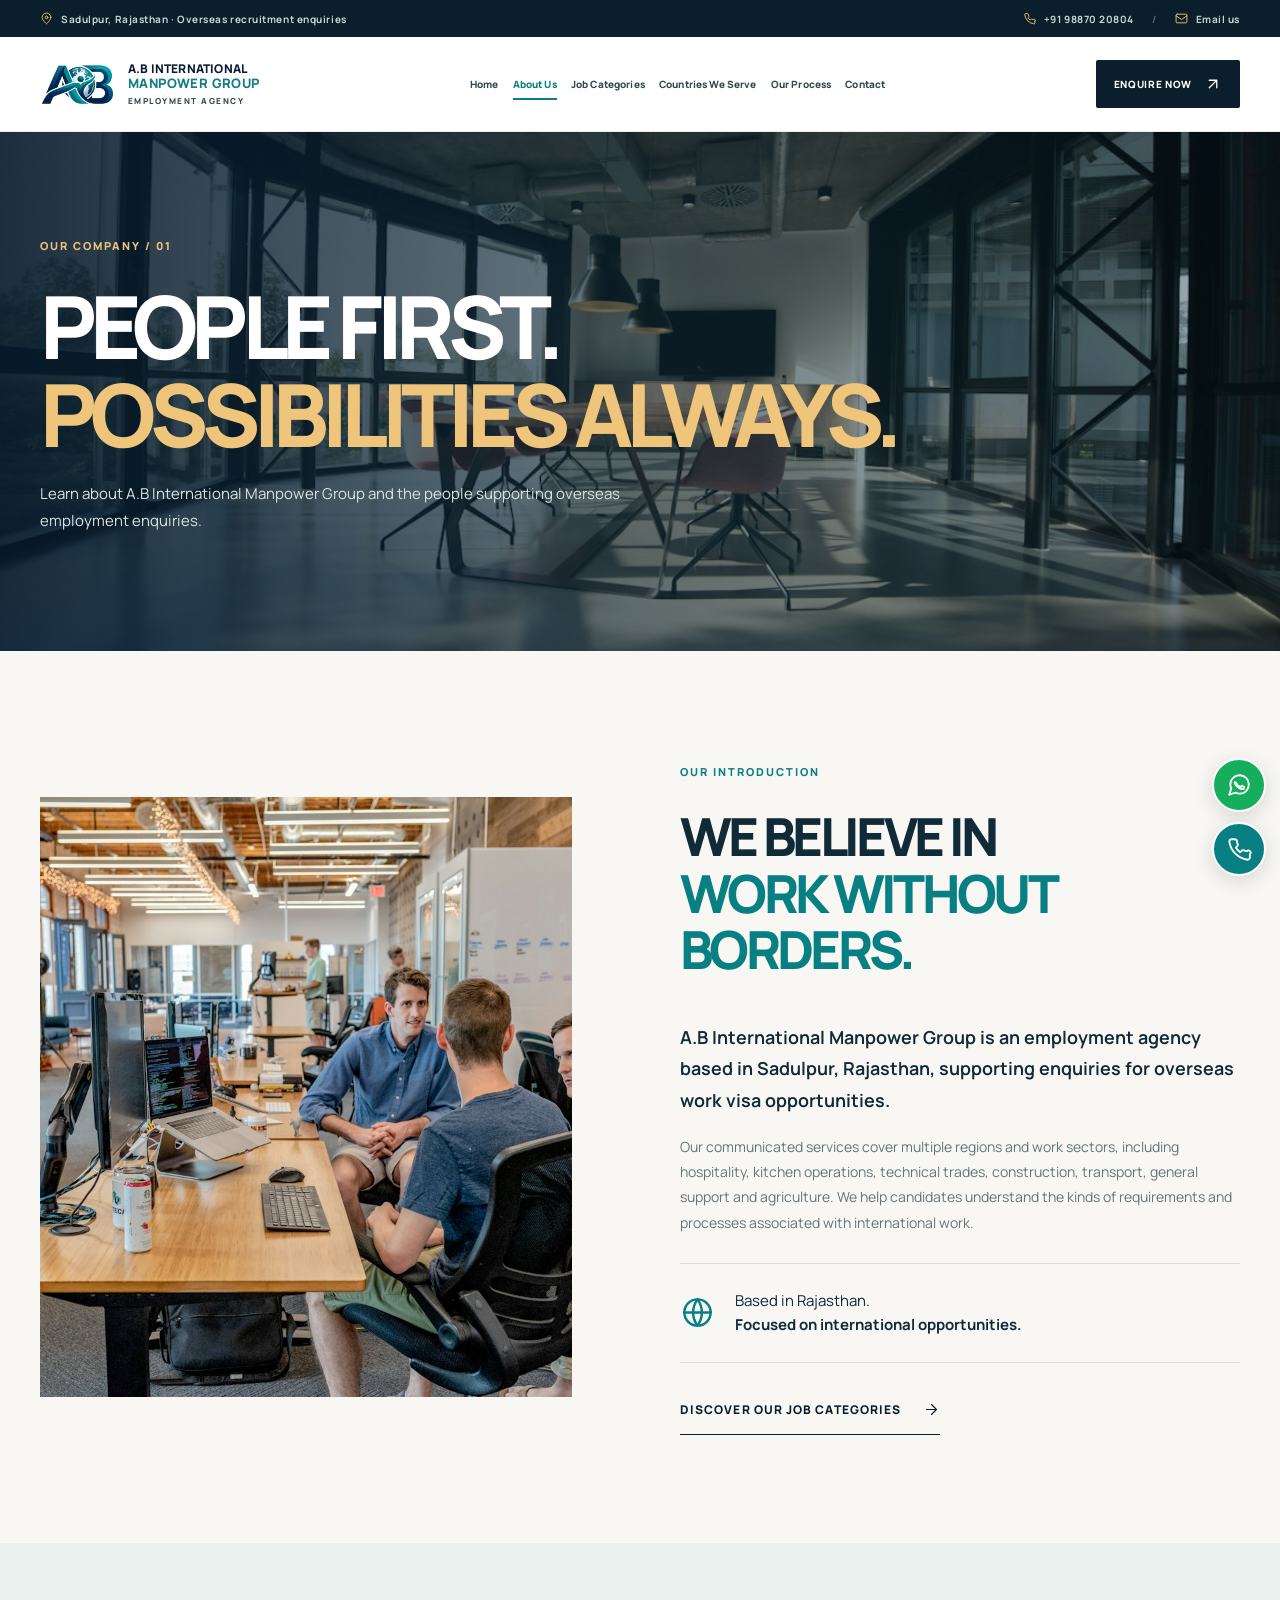
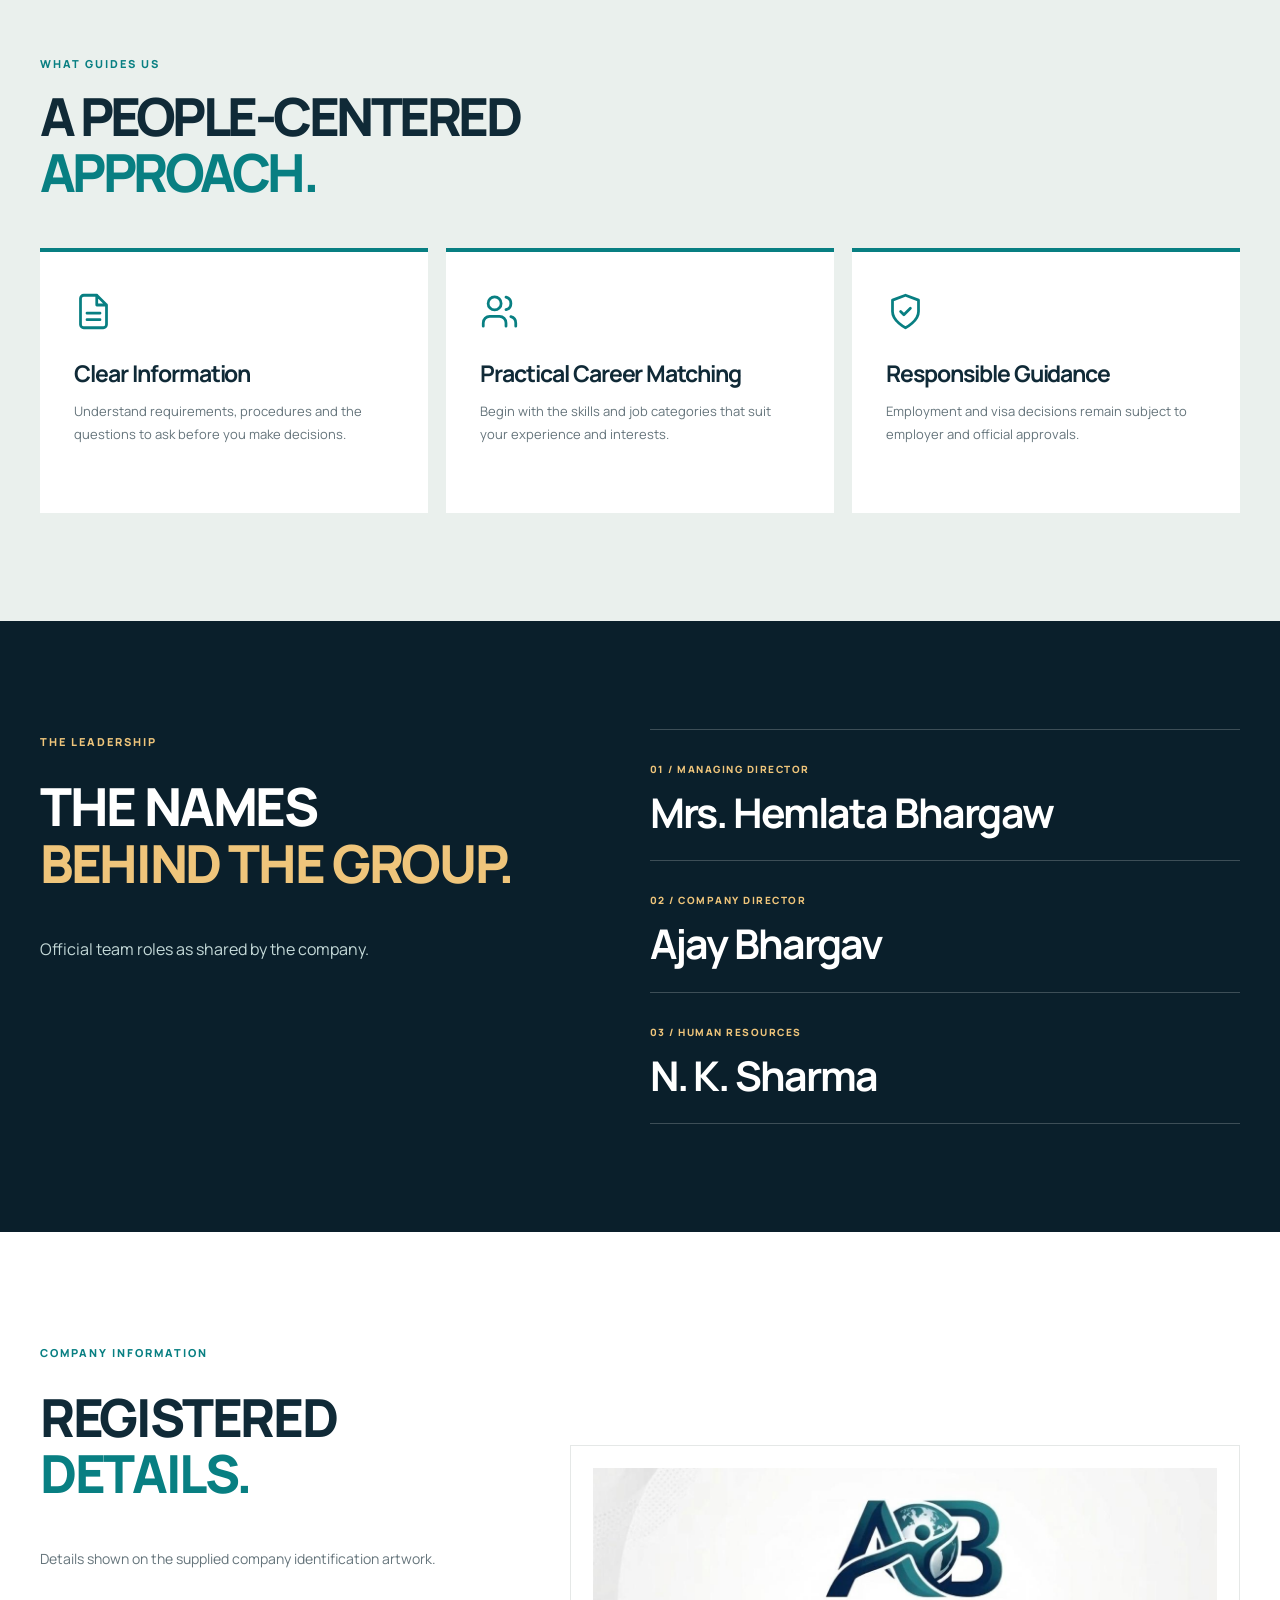
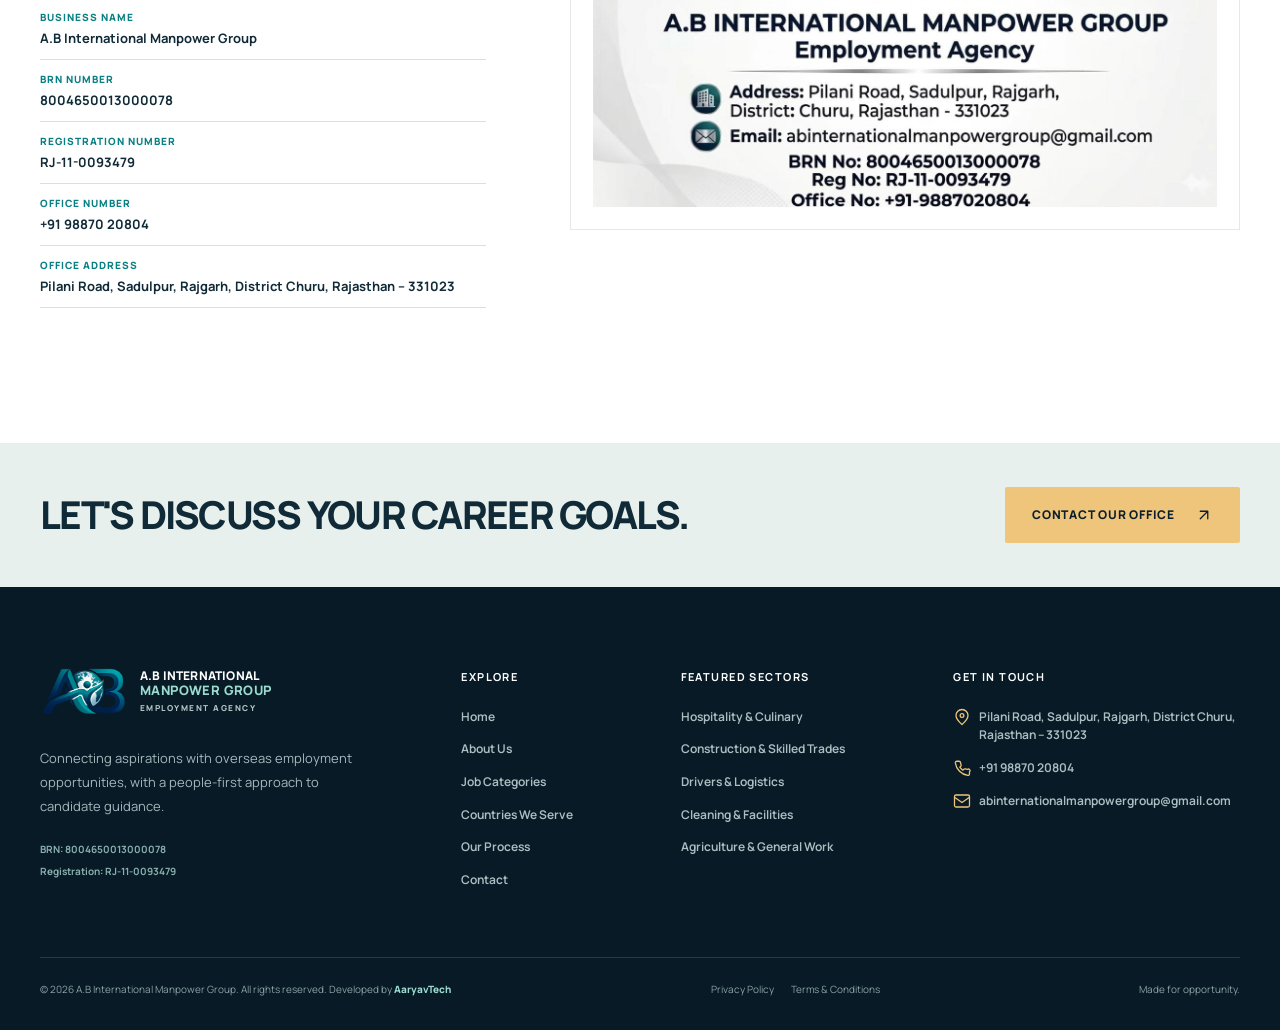
<file: about.html>
<!DOCTYPE html>
<html lang="en"><head><meta charset="utf-8"/><meta content="width=device-width,initial-scale=1,viewport-fit=cover" name="viewport"/><meta content="#0b2433" name="theme-color"/><meta content="Learn about A.B International Manpower Group, its directors, HR contact, registration information and employment agency services." name="description"/><title>About Us | A.B International Manpower Group</title><link href="assets/images/ab-logo-emblem.png" rel="icon" type="image/png"/><link href="https://images.unsplash.com" rel="preconnect"/><link href="assets/css/style.css" rel="stylesheet"/><script defer="" src="assets/js/main.js"></script><script type="application/ld+json">{"@context": "https://schema.org", "@type": "EmploymentAgency", "name": "A.B International Manpower Group", "email": "abinternationalmanpowergroup@gmail.com", "telephone": "+919887020804", "address": {"@type": "PostalAddress", "streetAddress": "Pilani Road, Sadulpur, Rajgarh", "addressLocality": "Sadulpur", "addressRegion": "Rajasthan", "postalCode": "331023", "addressCountry": "IN"}, "description": "Overseas work visa employment agency specialising in hospitality, construction, technical, driving, cleaning and agriculture job categories."}</script></head><body><div class="topbar"><div class="container topbar-inner"><span><svg aria-hidden="true" class="icon" fill="none" stroke="currentColor" stroke-linecap="round" stroke-linejoin="round" stroke-width="1.7" viewbox="0 0 24 24"><path d="M20 10c0 5-8 12-8 12S4 15 4 10a8 8 0 1 1 16 0z"></path><circle cx="12" cy="10" r="2.5"></circle></svg> Sadulpur, Rajasthan · Overseas recruitment enquiries</span><div><a href="tel:+919887020804"><svg aria-hidden="true" class="icon" fill="none" stroke="currentColor" stroke-linecap="round" stroke-linejoin="round" stroke-width="1.7" viewbox="0 0 24 24"><path d="M22 16.92v3a2 2 0 0 1-2.18 2A19.8 19.8 0 0 1 3.09 5.18 2 2 0 0 1 5.08 3h3a2 2 0 0 1 2 1.72c.12.96.35 1.9.69 2.79a2 2 0 0 1-.45 2.11L9.1 10.91a16 16 0 0 0 4 4l1.29-1.22a2 2 0 0 1 2.11-.45c.89.34 1.83.57 2.79.69A2 2 0 0 1 22 16.92z"></path></svg> +91 98870 20804</a><span class="topbar-sep">/</span><a href="mailto:abinternationalmanpowergroup@gmail.com"><svg aria-hidden="true" class="icon" fill="none" stroke="currentColor" stroke-linecap="round" stroke-linejoin="round" stroke-width="1.7" viewbox="0 0 24 24"><rect height="16" rx="2" width="20" x="2" y="4"></rect><path d="m22 7-10 7L2 7"></path></svg> Email us</a></div></div></div>
<header class="site-header" id="siteHeader"><div class="container header-content"><a aria-label="A.B International Manpower Group home" class="brand" href="index.html"><span class="brand-emblem"><img alt="A.B International Manpower Group original AB logo" height="62" src="assets/images/ab-logo-emblem.png" width="110"/></span><span class="brand-wordmark"><strong>A.B INTERNATIONAL</strong><em>MANPOWER GROUP</em><small>EMPLOYMENT AGENCY</small></span></a><nav aria-label="Main navigation" class="desktop-nav"><a class="" href="index.html">Home</a><a class="active" href="about.html">About Us</a><a class="" href="jobs.html">Job Categories</a><a class="" href="destinations.html">Countries We Serve</a><a class="" href="process.html">Our Process</a><a class="" href="contact.html">Contact</a></nav><div class="header-cta"><a class="btn btn-small btn-dark" href="contact.html">Enquire Now <svg aria-hidden="true" class="icon" fill="none" stroke="currentColor" stroke-linecap="round" stroke-linejoin="round" stroke-width="1.7" viewbox="0 0 24 24"><path d="m7 17 10-10M7 7h10v10"></path></svg></a><button aria-controls="mobilePanel" aria-expanded="false" aria-label="Open menu" class="hamburger" id="menuToggle"><svg aria-hidden="true" class="icon" fill="none" stroke="currentColor" stroke-linecap="round" stroke-linejoin="round" stroke-width="1.7" viewbox="0 0 24 24"><path d="M4 7h16M4 12h16M4 17h16"></path></svg></button></div></div></header>
<div class="menu-backdrop" id="menuBackdrop"></div><nav aria-hidden="true" aria-label="Mobile navigation" class="mobile-panel" id="mobilePanel"><div class="mobile-panel-head"><span>MENU / NAVIGATION</span><button aria-label="Close menu" id="menuClose"><svg aria-hidden="true" class="icon" fill="none" stroke="currentColor" stroke-linecap="round" stroke-linejoin="round" stroke-width="1.7" viewbox="0 0 24 24"><path d="M5 5l14 14M19 5 5 19"></path></svg></button></div><div class="mobile-nav-links"><a class="" href="index.html">Home<svg aria-hidden="true" class="icon" fill="none" stroke="currentColor" stroke-linecap="round" stroke-linejoin="round" stroke-width="1.7" viewbox="0 0 24 24"><path d="m7 17 10-10M7 7h10v10"></path></svg></a><a class="active" href="about.html">About Us<svg aria-hidden="true" class="icon" fill="none" stroke="currentColor" stroke-linecap="round" stroke-linejoin="round" stroke-width="1.7" viewbox="0 0 24 24"><path d="m7 17 10-10M7 7h10v10"></path></svg></a><a class="" href="jobs.html">Job Categories<svg aria-hidden="true" class="icon" fill="none" stroke="currentColor" stroke-linecap="round" stroke-linejoin="round" stroke-width="1.7" viewbox="0 0 24 24"><path d="m7 17 10-10M7 7h10v10"></path></svg></a><a class="" href="destinations.html">Countries We Serve<svg aria-hidden="true" class="icon" fill="none" stroke="currentColor" stroke-linecap="round" stroke-linejoin="round" stroke-width="1.7" viewbox="0 0 24 24"><path d="m7 17 10-10M7 7h10v10"></path></svg></a><a class="" href="process.html">Our Process<svg aria-hidden="true" class="icon" fill="none" stroke="currentColor" stroke-linecap="round" stroke-linejoin="round" stroke-width="1.7" viewbox="0 0 24 24"><path d="m7 17 10-10M7 7h10v10"></path></svg></a><a class="" href="contact.html">Contact<svg aria-hidden="true" class="icon" fill="none" stroke="currentColor" stroke-linecap="round" stroke-linejoin="round" stroke-width="1.7" viewbox="0 0 24 24"><path d="m7 17 10-10M7 7h10v10"></path></svg></a></div><div class="mobile-panel-bottom"><p>Start your overseas career enquiry</p><a class="btn btn-teal" href="https://wa.me/919887020804?text=Hello%20A.B%20International%20Manpower%20Group%2C%20I%20would%20like%20to%20enquire%20about%20overseas%20job%20opportunities." rel="noopener" target="_blank">WhatsApp Us <svg aria-hidden="true" class="icon" fill="none" stroke="currentColor" stroke-linecap="round" stroke-linejoin="round" stroke-width="1.7" viewbox="0 0 24 24"><path d="m7 17 10-10M7 7h10v10"></path></svg></a><a href="tel:+919887020804"><svg aria-hidden="true" class="icon" fill="none" stroke="currentColor" stroke-linecap="round" stroke-linejoin="round" stroke-width="1.7" viewbox="0 0 24 24"><path d="M22 16.92v3a2 2 0 0 1-2.18 2A19.8 19.8 0 0 1 3.09 5.18 2 2 0 0 1 5.08 3h3a2 2 0 0 1 2 1.72c.12.96.35 1.9.69 2.79a2 2 0 0 1-.45 2.11L9.1 10.91a16 16 0 0 0 4 4l1.29-1.22a2 2 0 0 1 2.11-.45c.89.34 1.83.57 2.79.69A2 2 0 0 1 22 16.92z"></path></svg> +91 98870 20804</a></div></nav><main id="mainContent">
<section class="inner-hero"><div class="inner-hero-photo"><img alt="Well-designed professional office workspace" class="" decoding="async" loading="lazy" referrerpolicy="no-referrer" src="assets/images/photo-1497366811353-6870744d04b2.jpg" data-remote-src="https://images.unsplash.com/photo-1497366811353-6870744d04b2?auto=format&amp;fit=crop&amp;w=1150&amp;q=82"/></div><div class="container inner-hero-inner"><span class="eyebrow eyebrow-light">OUR COMPANY / 01</span><h1>PEOPLE FIRST.<br/><em>POSSIBILITIES ALWAYS.</em></h1><p>Learn about A.B International Manpower Group and the people supporting overseas employment enquiries.</p></div></section>
<section class="about-story section-space"><div class="container story-grid"><div class="story-portrait"><img alt="Professional team meeting" class="" decoding="async" loading="lazy" referrerpolicy="no-referrer" src="assets/images/photo-1556761175-b413da4baf72.jpg" data-remote-src="https://images.unsplash.com/photo-1556761175-b413da4baf72?auto=format&amp;fit=crop&amp;w=1200&amp;q=82"/></div><div><span class="eyebrow">OUR INTRODUCTION</span><h2>WE BELIEVE IN<br/><em>WORK WITHOUT BORDERS.</em></h2><p class="lead">A.B International Manpower Group is an employment agency based in Sadulpur, Rajasthan, supporting enquiries for overseas work visa opportunities.</p><p>Our communicated services cover multiple regions and work sectors, including hospitality, kitchen operations, technical trades, construction, transport, general support and agriculture. We help candidates understand the kinds of requirements and processes associated with international work.</p><div class="about-highlight"><svg aria-hidden="true" class="icon" fill="none" stroke="currentColor" stroke-linecap="round" stroke-linejoin="round" stroke-width="1.7" viewbox="0 0 24 24"><circle cx="12" cy="12" r="9"></circle><path d="M3 12h18M12 3a15 15 0 0 1 0 18M12 3a15 15 0 0 0 0 18"></path></svg><span>Based in Rajasthan.<br/><strong>Focused on international opportunities.</strong></span></div><a class="text-link dark" href="jobs.html">Discover our job categories <svg aria-hidden="true" class="icon" fill="none" stroke="currentColor" stroke-linecap="round" stroke-linejoin="round" stroke-width="1.7" viewbox="0 0 24 24"><path d="M5 12h14m-7-7 7 7-7 7"></path></svg></a></div></div></section>
<section class="principles-section section-space"><div class="container"><div class="section-head"><div><span class="eyebrow">WHAT GUIDES US</span><h2>A PEOPLE-CENTERED <em>APPROACH.</em></h2></div><div class="head-side"></div></div><div class="principles-grid"><article><svg aria-hidden="true" class="icon" fill="none" stroke="currentColor" stroke-linecap="round" stroke-linejoin="round" stroke-width="1.7" viewbox="0 0 24 24"><path d="M14 2H6a2 2 0 0 0-2 2v16a2 2 0 0 0 2 2h12a2 2 0 0 0 2-2V8zM14 2v6h6M8 13h8M8 17h8"></path></svg><h3>Clear Information</h3><p>Understand requirements, procedures and the questions to ask before you make decisions.</p></article><article><svg aria-hidden="true" class="icon" fill="none" stroke="currentColor" stroke-linecap="round" stroke-linejoin="round" stroke-width="1.7" viewbox="0 0 24 24"><path d="M16 21v-2a4 4 0 0 0-4-4H6a4 4 0 0 0-4 4v2"></path><circle cx="9" cy="7" r="4"></circle><path d="M22 21v-2a4 4 0 0 0-3-3.87M16 3.13a4 4 0 0 1 0 7.75"></path></svg><h3>Practical Career Matching</h3><p>Begin with the skills and job categories that suit your experience and interests.</p></article><article><svg aria-hidden="true" class="icon" fill="none" stroke="currentColor" stroke-linecap="round" stroke-linejoin="round" stroke-width="1.7" viewbox="0 0 24 24"><path d="M12 22s8-4 8-10V5l-8-3-8 3v7c0 6 8 10 8 10z"></path><path d="m9 12 2 2 4-4"></path></svg><h3>Responsible Guidance</h3><p>Employment and visa decisions remain subject to employer and official approvals.</p></article></div></div></section>
<section class="team-section section-space"><div class="container team-layout"><div><span class="eyebrow eyebrow-light">THE LEADERSHIP</span><h2>THE NAMES<br/><em>BEHIND THE GROUP.</em></h2><p>Official team roles as shared by the company.</p></div><div class="team-name-list"><div><span>01 / MANAGING DIRECTOR</span><h3>Mrs. Hemlata Bhargaw</h3></div><div><span>02 / COMPANY DIRECTOR</span><h3>Ajay Bhargav</h3></div><div><span>03 / HUMAN RESOURCES</span><h3>N. K. Sharma</h3></div></div></div></section>
<section class="company-card-section section-space"><div class="container company-card-grid"><div><span class="eyebrow">COMPANY INFORMATION</span><h2>REGISTERED<br/><em>DETAILS.</em></h2><p>Details shown on the supplied company identification artwork.</p><dl class="legal-details"><div><dt>Business Name</dt><dd>A.B International Manpower Group</dd></div><div><dt>BRN Number</dt><dd>8004650013000078</dd></div><div><dt>Registration Number</dt><dd>RJ-11-0093479</dd></div><div><dt>Office Number</dt><dd>+91 98870 20804</dd></div><div><dt>Office Address</dt><dd>Pilani Road, Sadulpur, Rajgarh, District Churu, Rajasthan – 331023</dd></div></dl></div><div class="company-art"><img alt="Company-supplied identification artwork with name, contact details and BRN number" loading="lazy" src="assets/images/company-details-original.jpg"/></div></div></section>
<section class="mini-cta"><div class="container mini-cta-inner"><h2>LET'S DISCUSS YOUR CAREER GOALS.</h2><a class="btn btn-gold" href="contact.html">Contact Our Office <svg aria-hidden="true" class="icon" fill="none" stroke="currentColor" stroke-linecap="round" stroke-linejoin="round" stroke-width="1.7" viewbox="0 0 24 24"><path d="m7 17 10-10M7 7h10v10"></path></svg></a></div></section>
</main><footer class="site-footer"><div class="container"><div class="footer-top"><div class="footer-brand"><a class="brand brand-footer" href="index.html"><span class="brand-emblem"><img alt="A.B International Manpower Group original AB logo" height="70" src="assets/images/ab-logo-emblem.png" width="105"/></span><span class="brand-wordmark"><strong>A.B INTERNATIONAL</strong><em>MANPOWER GROUP</em><small>EMPLOYMENT AGENCY</small></span></a><p>Connecting aspirations with overseas employment opportunities, with a people-first approach to candidate guidance.</p><div class="footer-credentials"><span>BRN: 8004650013000078</span><span>Registration: RJ-11-0093479</span></div></div><div class="footer-col"><h4>Explore</h4><div class="footer-nav"><a href="index.html">Home</a><a href="about.html">About Us</a><a href="jobs.html">Job Categories</a><a href="destinations.html">Countries We Serve</a><a href="process.html">Our Process</a><a href="contact.html">Contact</a></div></div><div class="footer-col"><h4>Featured sectors</h4><a href="jobs.html?category=Hospitality">Hospitality &amp; Culinary</a><a href="jobs.html?category=Construction">Construction &amp; Skilled Trades</a><a href="jobs.html?category=Logistics">Drivers &amp; Logistics</a><a href="jobs.html?category=Cleaning">Cleaning &amp; Facilities</a><a href="jobs.html?category=Agriculture">Agriculture &amp; General Work</a></div><div class="footer-col footer-contact"><h4>Get in touch</h4><a href="https://www.google.com/maps/search/?api=1&amp;query=Pilani+Road+Sadulpur+Rajgarh+Churu+Rajasthan+331023" rel="noopener" target="_blank"><svg aria-hidden="true" class="icon" fill="none" stroke="currentColor" stroke-linecap="round" stroke-linejoin="round" stroke-width="1.7" viewbox="0 0 24 24"><path d="M20 10c0 5-8 12-8 12S4 15 4 10a8 8 0 1 1 16 0z"></path><circle cx="12" cy="10" r="2.5"></circle></svg> Pilani Road, Sadulpur, Rajgarh, District Churu, Rajasthan – 331023</a><a href="tel:+919887020804"><svg aria-hidden="true" class="icon" fill="none" stroke="currentColor" stroke-linecap="round" stroke-linejoin="round" stroke-width="1.7" viewbox="0 0 24 24"><path d="M22 16.92v3a2 2 0 0 1-2.18 2A19.8 19.8 0 0 1 3.09 5.18 2 2 0 0 1 5.08 3h3a2 2 0 0 1 2 1.72c.12.96.35 1.9.69 2.79a2 2 0 0 1-.45 2.11L9.1 10.91a16 16 0 0 0 4 4l1.29-1.22a2 2 0 0 1 2.11-.45c.89.34 1.83.57 2.79.69A2 2 0 0 1 22 16.92z"></path></svg> +91 98870 20804</a><a href="mailto:abinternationalmanpowergroup@gmail.com"><svg aria-hidden="true" class="icon" fill="none" stroke="currentColor" stroke-linecap="round" stroke-linejoin="round" stroke-width="1.7" viewbox="0 0 24 24"><rect height="16" rx="2" width="20" x="2" y="4"></rect><path d="m22 7-10 7L2 7"></path></svg> abinternationalmanpowergroup@gmail.com</a></div></div><div class="footer-bottom"><p>© <span id="year">2026</span> A.B International Manpower Group. All rights reserved. Developed by <a class="developer-link" href="https://aaryavtech.online/" rel="noopener" target="_blank"><strong>AaryavTech</strong></a></p><div><a href="privacy-policy.html">Privacy Policy</a><a href="terms-and-conditions.html">Terms &amp; Conditions</a></div><span>Made for opportunity.</span></div></div></footer>
<div aria-label="Quick contact" class="floating-contact"><a aria-label="WhatsApp A.B International Manpower Group" class="float-wa" href="https://wa.me/919887020804?text=Hello%20A.B%20International%20Manpower%20Group%2C%20I%20would%20like%20to%20enquire%20about%20overseas%20job%20opportunities." rel="noopener" target="_blank" title="WhatsApp us"><svg aria-hidden="true" class="icon" fill="none" stroke="currentColor" stroke-linecap="round" stroke-linejoin="round" stroke-width="1.7" viewbox="0 0 24 24"><path d="M21 11.5a8.38 8.38 0 0 1-.9 3.8 8.5 8.5 0 0 1-7.6 4.7 8.38 8.38 0 0 1-3.8-.9L3 21l1.9-5.7a8.38 8.38 0 0 1-.9-3.8A8.5 8.5 0 0 1 12.5 3h.5a8.48 8.48 0 0 1 8 8z"></path><path d="M9 9.5c.6 2 2.2 3.6 4.4 4.3l1.4-1.1 2 1.2-.4 1.7c-3.5 1.2-8.4-3.5-8.5-6.3z"></path></svg></a><a aria-label="Call A.B International Manpower Group" class="float-call" href="tel:+919887020804" title="Call now"><svg aria-hidden="true" class="icon" fill="none" stroke="currentColor" stroke-linecap="round" stroke-linejoin="round" stroke-width="1.7" viewbox="0 0 24 24"><path d="M22 16.92v3a2 2 0 0 1-2.18 2A19.8 19.8 0 0 1 3.09 5.18 2 2 0 0 1 5.08 3h3a2 2 0 0 1 2 1.72c.12.96.35 1.9.69 2.79a2 2 0 0 1-.45 2.11L9.1 10.91a16 16 0 0 0 4 4l1.29-1.22a2 2 0 0 1 2.11-.45c.89.34 1.83.57 2.79.69A2 2 0 0 1 22 16.92z"></path></svg></a></div><button aria-label="Back to top" class="back-top" id="backTop">↑</button>
</body></html>
</file>
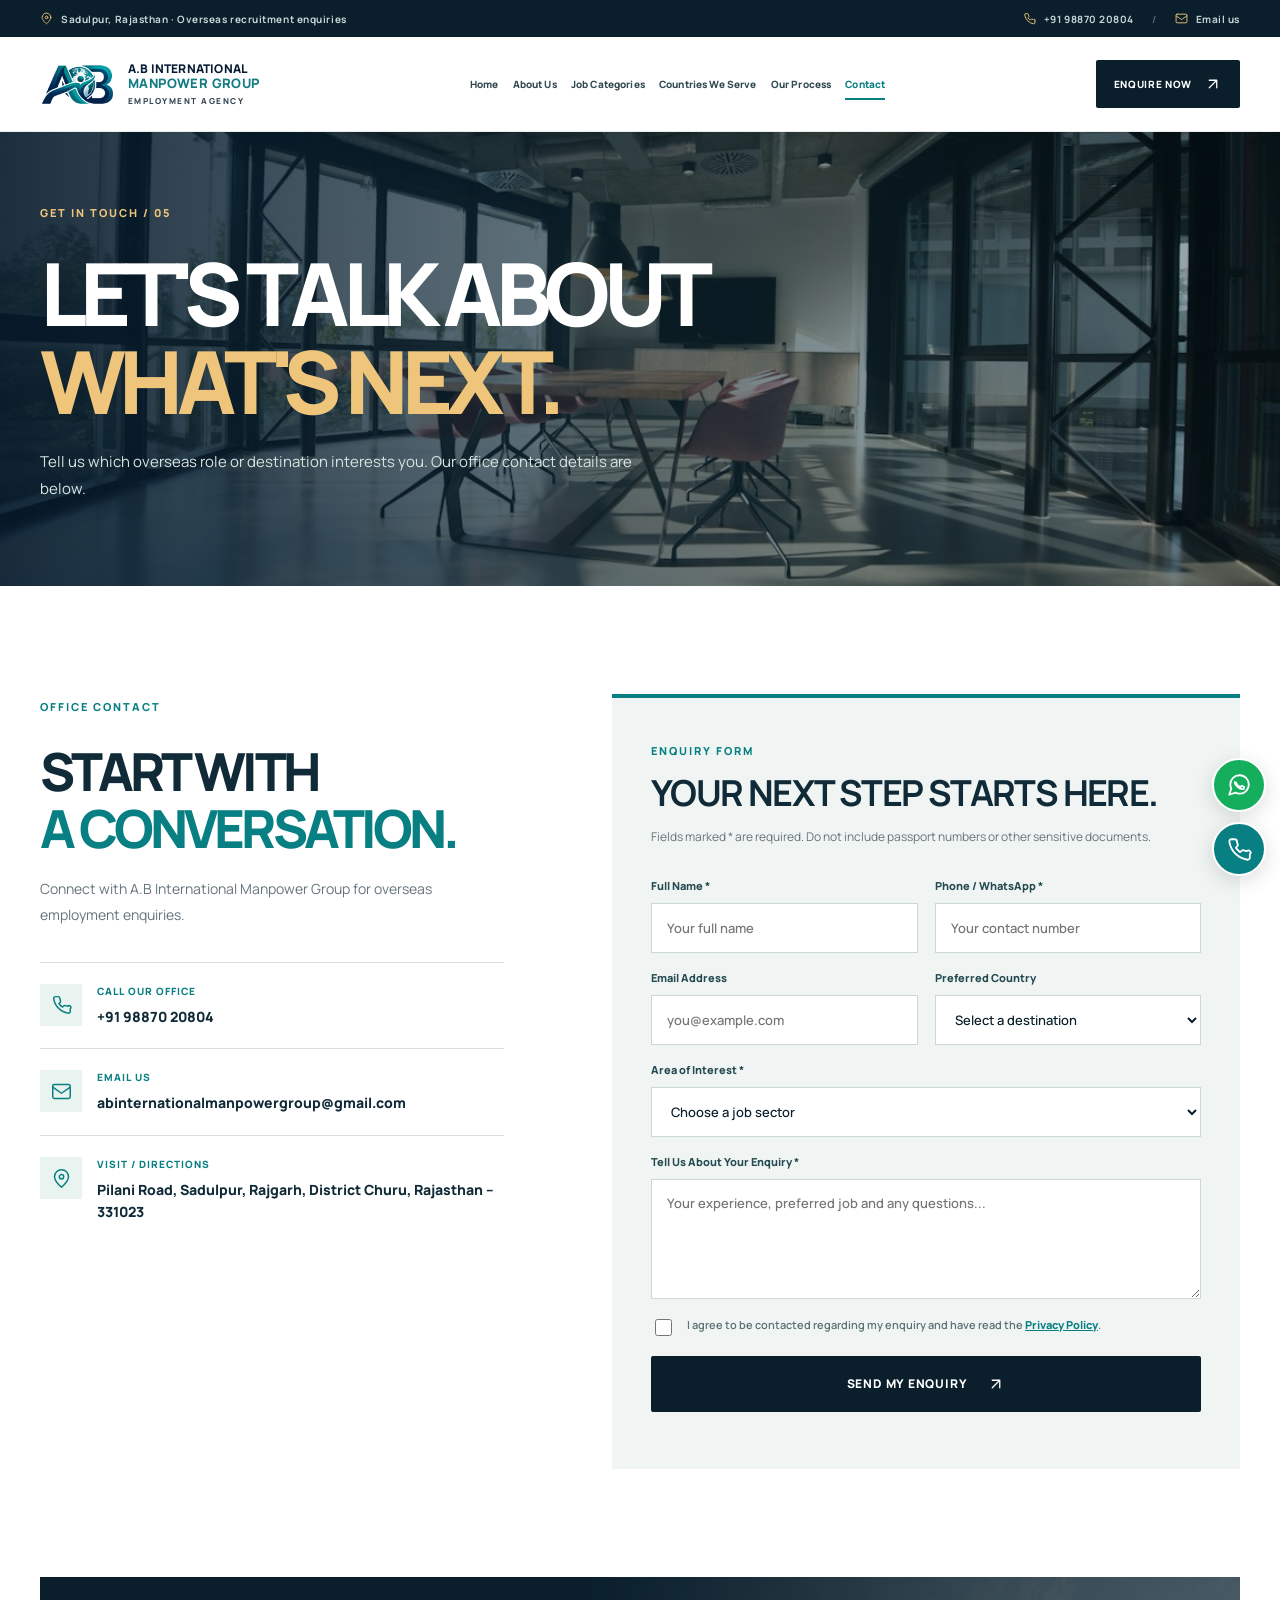
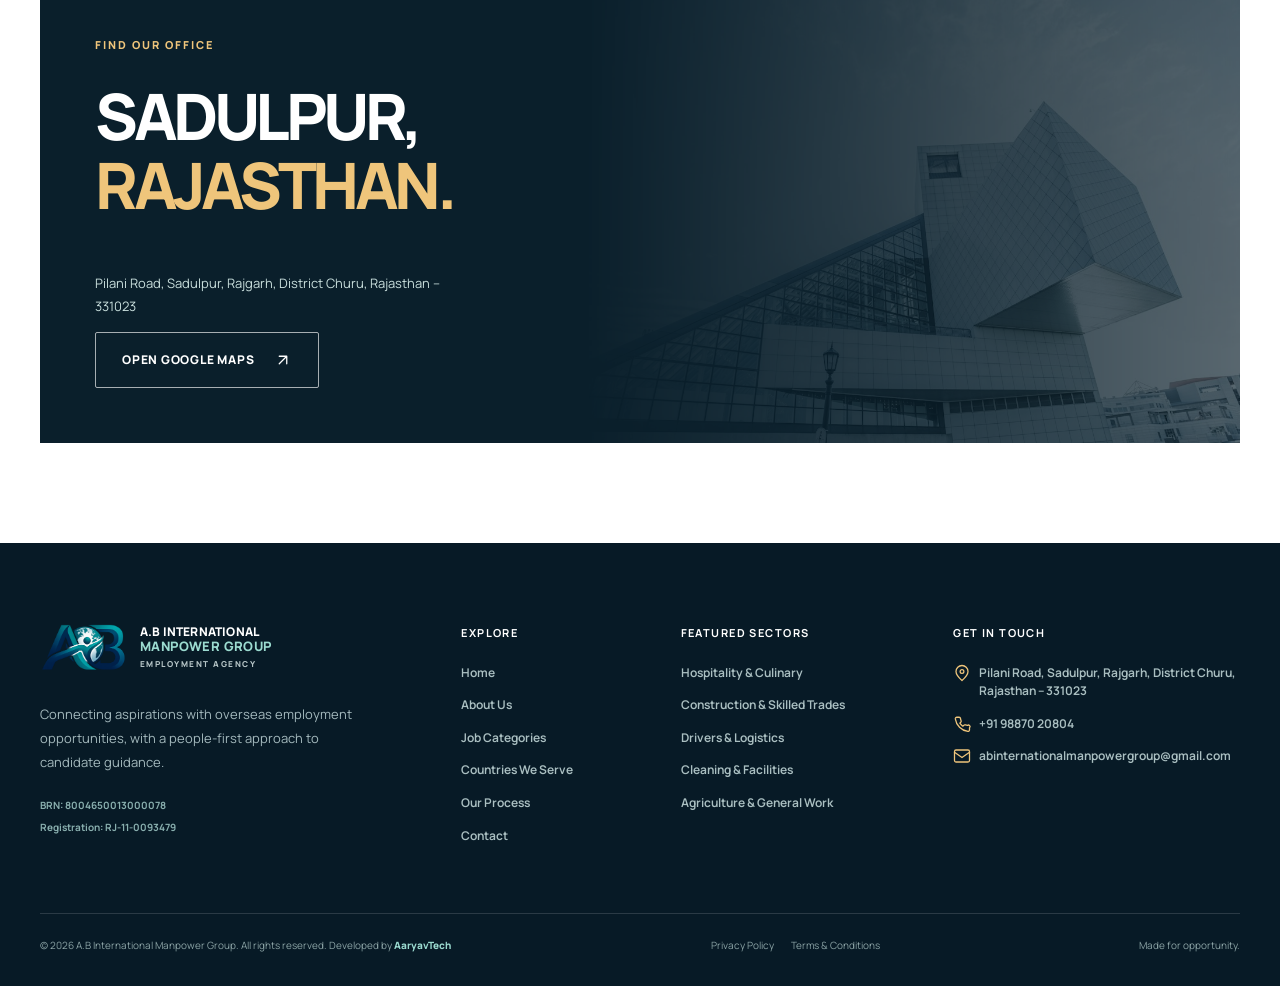
<file: contact.html>
<!DOCTYPE html>
<html lang="en"><head><meta charset="utf-8"/><meta content="width=device-width,initial-scale=1,viewport-fit=cover" name="viewport"/><meta content="#0b2433" name="theme-color"/><meta content="Contact A.B International Manpower Group in Sadulpur, Rajasthan. Phone +91 98870 20804 or email abinternationalmanpowergroup@gmail.com." name="description"/><title>Contact Us | A.B International Manpower Group</title><link href="assets/images/ab-logo-emblem.png" rel="icon" type="image/png"/><link href="https://images.unsplash.com" rel="preconnect"/><link href="assets/css/style.css" rel="stylesheet"/><script defer="" src="assets/js/main.js"></script><script type="application/ld+json">{"@context": "https://schema.org", "@type": "EmploymentAgency", "name": "A.B International Manpower Group", "email": "abinternationalmanpowergroup@gmail.com", "telephone": "+919887020804", "address": {"@type": "PostalAddress", "streetAddress": "Pilani Road, Sadulpur, Rajgarh", "addressLocality": "Sadulpur", "addressRegion": "Rajasthan", "postalCode": "331023", "addressCountry": "IN"}, "description": "Overseas work visa employment agency specialising in hospitality, construction, technical, driving, cleaning and agriculture job categories."}</script></head><body><div class="topbar"><div class="container topbar-inner"><span><svg aria-hidden="true" class="icon" fill="none" stroke="currentColor" stroke-linecap="round" stroke-linejoin="round" stroke-width="1.7" viewbox="0 0 24 24"><path d="M20 10c0 5-8 12-8 12S4 15 4 10a8 8 0 1 1 16 0z"></path><circle cx="12" cy="10" r="2.5"></circle></svg> Sadulpur, Rajasthan · Overseas recruitment enquiries</span><div><a href="tel:+919887020804"><svg aria-hidden="true" class="icon" fill="none" stroke="currentColor" stroke-linecap="round" stroke-linejoin="round" stroke-width="1.7" viewbox="0 0 24 24"><path d="M22 16.92v3a2 2 0 0 1-2.18 2A19.8 19.8 0 0 1 3.09 5.18 2 2 0 0 1 5.08 3h3a2 2 0 0 1 2 1.72c.12.96.35 1.9.69 2.79a2 2 0 0 1-.45 2.11L9.1 10.91a16 16 0 0 0 4 4l1.29-1.22a2 2 0 0 1 2.11-.45c.89.34 1.83.57 2.79.69A2 2 0 0 1 22 16.92z"></path></svg> +91 98870 20804</a><span class="topbar-sep">/</span><a href="mailto:abinternationalmanpowergroup@gmail.com"><svg aria-hidden="true" class="icon" fill="none" stroke="currentColor" stroke-linecap="round" stroke-linejoin="round" stroke-width="1.7" viewbox="0 0 24 24"><rect height="16" rx="2" width="20" x="2" y="4"></rect><path d="m22 7-10 7L2 7"></path></svg> Email us</a></div></div></div>
<header class="site-header" id="siteHeader"><div class="container header-content"><a aria-label="A.B International Manpower Group home" class="brand" href="index.html"><span class="brand-emblem"><img alt="A.B International Manpower Group original AB logo" height="62" src="assets/images/ab-logo-emblem.png" width="110"/></span><span class="brand-wordmark"><strong>A.B INTERNATIONAL</strong><em>MANPOWER GROUP</em><small>EMPLOYMENT AGENCY</small></span></a><nav aria-label="Main navigation" class="desktop-nav"><a class="" href="index.html">Home</a><a class="" href="about.html">About Us</a><a class="" href="jobs.html">Job Categories</a><a class="" href="destinations.html">Countries We Serve</a><a class="" href="process.html">Our Process</a><a class="active" href="contact.html">Contact</a></nav><div class="header-cta"><a class="btn btn-small btn-dark" href="contact.html">Enquire Now <svg aria-hidden="true" class="icon" fill="none" stroke="currentColor" stroke-linecap="round" stroke-linejoin="round" stroke-width="1.7" viewbox="0 0 24 24"><path d="m7 17 10-10M7 7h10v10"></path></svg></a><button aria-controls="mobilePanel" aria-expanded="false" aria-label="Open menu" class="hamburger" id="menuToggle"><svg aria-hidden="true" class="icon" fill="none" stroke="currentColor" stroke-linecap="round" stroke-linejoin="round" stroke-width="1.7" viewbox="0 0 24 24"><path d="M4 7h16M4 12h16M4 17h16"></path></svg></button></div></div></header>
<div class="menu-backdrop" id="menuBackdrop"></div><nav aria-hidden="true" aria-label="Mobile navigation" class="mobile-panel" id="mobilePanel"><div class="mobile-panel-head"><span>MENU / NAVIGATION</span><button aria-label="Close menu" id="menuClose"><svg aria-hidden="true" class="icon" fill="none" stroke="currentColor" stroke-linecap="round" stroke-linejoin="round" stroke-width="1.7" viewbox="0 0 24 24"><path d="M5 5l14 14M19 5 5 19"></path></svg></button></div><div class="mobile-nav-links"><a class="" href="index.html">Home<svg aria-hidden="true" class="icon" fill="none" stroke="currentColor" stroke-linecap="round" stroke-linejoin="round" stroke-width="1.7" viewbox="0 0 24 24"><path d="m7 17 10-10M7 7h10v10"></path></svg></a><a class="" href="about.html">About Us<svg aria-hidden="true" class="icon" fill="none" stroke="currentColor" stroke-linecap="round" stroke-linejoin="round" stroke-width="1.7" viewbox="0 0 24 24"><path d="m7 17 10-10M7 7h10v10"></path></svg></a><a class="" href="jobs.html">Job Categories<svg aria-hidden="true" class="icon" fill="none" stroke="currentColor" stroke-linecap="round" stroke-linejoin="round" stroke-width="1.7" viewbox="0 0 24 24"><path d="m7 17 10-10M7 7h10v10"></path></svg></a><a class="" href="destinations.html">Countries We Serve<svg aria-hidden="true" class="icon" fill="none" stroke="currentColor" stroke-linecap="round" stroke-linejoin="round" stroke-width="1.7" viewbox="0 0 24 24"><path d="m7 17 10-10M7 7h10v10"></path></svg></a><a class="" href="process.html">Our Process<svg aria-hidden="true" class="icon" fill="none" stroke="currentColor" stroke-linecap="round" stroke-linejoin="round" stroke-width="1.7" viewbox="0 0 24 24"><path d="m7 17 10-10M7 7h10v10"></path></svg></a><a class="active" href="contact.html">Contact<svg aria-hidden="true" class="icon" fill="none" stroke="currentColor" stroke-linecap="round" stroke-linejoin="round" stroke-width="1.7" viewbox="0 0 24 24"><path d="m7 17 10-10M7 7h10v10"></path></svg></a></div><div class="mobile-panel-bottom"><p>Start your overseas career enquiry</p><a class="btn btn-teal" href="https://wa.me/919887020804?text=Hello%20A.B%20International%20Manpower%20Group%2C%20I%20would%20like%20to%20enquire%20about%20overseas%20job%20opportunities." rel="noopener" target="_blank">WhatsApp Us <svg aria-hidden="true" class="icon" fill="none" stroke="currentColor" stroke-linecap="round" stroke-linejoin="round" stroke-width="1.7" viewbox="0 0 24 24"><path d="m7 17 10-10M7 7h10v10"></path></svg></a><a href="tel:+919887020804"><svg aria-hidden="true" class="icon" fill="none" stroke="currentColor" stroke-linecap="round" stroke-linejoin="round" stroke-width="1.7" viewbox="0 0 24 24"><path d="M22 16.92v3a2 2 0 0 1-2.18 2A19.8 19.8 0 0 1 3.09 5.18 2 2 0 0 1 5.08 3h3a2 2 0 0 1 2 1.72c.12.96.35 1.9.69 2.79a2 2 0 0 1-.45 2.11L9.1 10.91a16 16 0 0 0 4 4l1.29-1.22a2 2 0 0 1 2.11-.45c.89.34 1.83.57 2.79.69A2 2 0 0 1 22 16.92z"></path></svg> +91 98870 20804</a></div></nav><main id="mainContent">
<section class="inner-hero inner-hero-short"><div class="inner-hero-photo"><img alt="Professional office interior" class="" decoding="async" loading="lazy" referrerpolicy="no-referrer" src="assets/images/photo-1497366811353-6870744d04b2.jpg" data-remote-src="https://images.unsplash.com/photo-1497366811353-6870744d04b2?auto=format&amp;fit=crop&amp;w=1150&amp;q=82"/></div><div class="container inner-hero-inner"><span class="eyebrow eyebrow-light">GET IN TOUCH / 05</span><h1>LET'S TALK ABOUT<br/><em>WHAT'S NEXT.</em></h1><p>Tell us which overseas role or destination interests you. Our office contact details are below.</p></div></section>
<section class="contact-section section-space"><div class="container contact-grid"><div class="contact-aside"><span class="eyebrow">OFFICE CONTACT</span><h2>START WITH<br/><em>A CONVERSATION.</em></h2><p>Connect with A.B International Manpower Group for overseas employment enquiries.</p><div class="contact-detail"><span><svg aria-hidden="true" class="icon" fill="none" stroke="currentColor" stroke-linecap="round" stroke-linejoin="round" stroke-width="1.7" viewbox="0 0 24 24"><path d="M22 16.92v3a2 2 0 0 1-2.18 2A19.8 19.8 0 0 1 3.09 5.18 2 2 0 0 1 5.08 3h3a2 2 0 0 1 2 1.72c.12.96.35 1.9.69 2.79a2 2 0 0 1-.45 2.11L9.1 10.91a16 16 0 0 0 4 4l1.29-1.22a2 2 0 0 1 2.11-.45c.89.34 1.83.57 2.79.69A2 2 0 0 1 22 16.92z"></path></svg></span><div><small>CALL OUR OFFICE</small><a href="tel:+919887020804">+91 98870 20804</a></div></div><div class="contact-detail"><span><svg aria-hidden="true" class="icon" fill="none" stroke="currentColor" stroke-linecap="round" stroke-linejoin="round" stroke-width="1.7" viewbox="0 0 24 24"><rect height="16" rx="2" width="20" x="2" y="4"></rect><path d="m22 7-10 7L2 7"></path></svg></span><div><small>EMAIL US</small><a href="mailto:abinternationalmanpowergroup@gmail.com">abinternationalmanpowergroup@gmail.com</a></div></div><div class="contact-detail"><span><svg aria-hidden="true" class="icon" fill="none" stroke="currentColor" stroke-linecap="round" stroke-linejoin="round" stroke-width="1.7" viewbox="0 0 24 24"><path d="M20 10c0 5-8 12-8 12S4 15 4 10a8 8 0 1 1 16 0z"></path><circle cx="12" cy="10" r="2.5"></circle></svg></span><div><small>VISIT / DIRECTIONS</small><a href="https://www.google.com/maps/search/?api=1&amp;query=Pilani+Road+Sadulpur+Rajgarh+Churu+Rajasthan+331023" rel="noopener" target="_blank">Pilani Road, Sadulpur, Rajgarh, District Churu, Rajasthan – 331023</a></div></div></div>
<div class="form-box"><div class="form-head"><span class="eyebrow">ENQUIRY FORM</span><h3>YOUR NEXT STEP STARTS HERE.</h3><p>Fields marked * are required. Do not include passport numbers or other sensitive documents.</p></div><form action="send-mail.php" id="enquiryForm" method="post"><div class="field-row"><label>Full Name *<input autocomplete="name" maxlength="90" minlength="2" name="name" placeholder="Your full name" required="" type="text"/></label><label>Phone / WhatsApp *<input autocomplete="tel" maxlength="22" minlength="8" name="phone" placeholder="Your contact number" required="" type="tel"/></label></div><div class="field-row"><label>Email Address<input autocomplete="email" maxlength="130" name="email" placeholder="you@example.com" type="email"/></label><label>Preferred Country<select id="countrySelect" name="country"><option value="">Select a destination</option><optgroup label="Top Countries We Serve — Client Country Network"><option value="Serbia">Serbia</option><option value="Albania">Albania</option><option value="Bosnia &amp; Herzegovina">Bosnia &amp; Herzegovina</option><option value="Bulgaria">Bulgaria</option><option value="Cyprus">Cyprus</option><option value="Hungary">Hungary</option><option value="Latvia">Latvia</option><option value="Lithuania">Lithuania</option><option value="Russia">Russia</option><option value="Uzbekistan">Uzbekistan</option><option value="Kazakhstan">Kazakhstan</option><option value="Israel">Israel</option><option value="Maldives">Maldives</option><option value="Mauritius">Mauritius</option><option value="Kuwait">Kuwait</option><option value="UAE">UAE</option><option value="Oman">Oman</option><option value="Qatar">Qatar</option><option value="Jordan">Jordan</option></optgroup><optgroup label="Other destinations previously shared"><option value="Poland">Poland</option><option value="Romania">Romania</option><option value="Greece">Greece</option><option value="Turkey">Turkey</option></optgroup></select></label></div><label>Area of Interest *<select id="interestSelect" name="interest" required=""><option value="">Choose a job sector</option><option value="Hospitality &amp; Culinary">Hospitality &amp; Culinary</option><option value="Construction &amp; Skilled Trades">Construction &amp; Skilled Trades</option><option value="Driving &amp; Logistics">Driving &amp; Logistics</option><option value="Cleaning &amp; Facilities">Cleaning &amp; Facilities</option><option value="Agriculture &amp; General Work">Agriculture &amp; General Work</option><option value="Other / General Enquiry">Other / General Enquiry</option></select></label><label>Tell Us About Your Enquiry *<textarea maxlength="1500" name="message" placeholder="Your experience, preferred job and any questions..." required="" rows="5"></textarea></label><div aria-hidden="true" class="form-honeypot"><label>Leave this empty<input autocomplete="off" name="website" tabindex="-1"/></label></div><label class="consent-label"><input name="consent" required="" type="checkbox" value="yes"/><span>I agree to be contacted regarding my enquiry and have read the <a href="privacy-policy.html">Privacy Policy</a>.</span></label><button class="btn btn-dark btn-full" type="submit">Send My Enquiry <svg aria-hidden="true" class="icon" fill="none" stroke="currentColor" stroke-linecap="round" stroke-linejoin="round" stroke-width="1.7" viewbox="0 0 24 24"><path d="m7 17 10-10M7 7h10v10"></path></svg></button><p aria-live="polite" class="form-status" id="formStatus" role="status"></p></form></div></div></section>
<section class="contact-map"><div class="container"><div class="map-box"><div><span class="eyebrow eyebrow-light">FIND OUR OFFICE</span><h2>SADULPUR,<br/><em>RAJASTHAN.</em></h2><p>Pilani Road, Sadulpur, Rajgarh, District Churu, Rajasthan – 331023</p><a class="btn btn-outline-light" href="https://www.google.com/maps/search/?api=1&amp;query=Pilani+Road+Sadulpur+Rajgarh+Churu+Rajasthan+331023" rel="noopener" target="_blank">Open Google Maps <svg aria-hidden="true" class="icon" fill="none" stroke="currentColor" stroke-linecap="round" stroke-linejoin="round" stroke-width="1.7" viewbox="0 0 24 24"><path d="m7 17 10-10M7 7h10v10"></path></svg></a></div><img alt="Urban building architecture" class="" decoding="async" loading="lazy" referrerpolicy="no-referrer" src="assets/images/photo-1487958449943-2429e8be8625.jpg" data-remote-src="https://images.unsplash.com/photo-1487958449943-2429e8be8625?auto=format&amp;fit=crop&amp;w=1200&amp;q=82"/></div></div></section>
</main><footer class="site-footer"><div class="container"><div class="footer-top"><div class="footer-brand"><a class="brand brand-footer" href="index.html"><span class="brand-emblem"><img alt="A.B International Manpower Group original AB logo" height="70" src="assets/images/ab-logo-emblem.png" width="105"/></span><span class="brand-wordmark"><strong>A.B INTERNATIONAL</strong><em>MANPOWER GROUP</em><small>EMPLOYMENT AGENCY</small></span></a><p>Connecting aspirations with overseas employment opportunities, with a people-first approach to candidate guidance.</p><div class="footer-credentials"><span>BRN: 8004650013000078</span><span>Registration: RJ-11-0093479</span></div></div><div class="footer-col"><h4>Explore</h4><div class="footer-nav"><a href="index.html">Home</a><a href="about.html">About Us</a><a href="jobs.html">Job Categories</a><a href="destinations.html">Countries We Serve</a><a href="process.html">Our Process</a><a href="contact.html">Contact</a></div></div><div class="footer-col"><h4>Featured sectors</h4><a href="jobs.html?category=Hospitality">Hospitality &amp; Culinary</a><a href="jobs.html?category=Construction">Construction &amp; Skilled Trades</a><a href="jobs.html?category=Logistics">Drivers &amp; Logistics</a><a href="jobs.html?category=Cleaning">Cleaning &amp; Facilities</a><a href="jobs.html?category=Agriculture">Agriculture &amp; General Work</a></div><div class="footer-col footer-contact"><h4>Get in touch</h4><a href="https://www.google.com/maps/search/?api=1&amp;query=Pilani+Road+Sadulpur+Rajgarh+Churu+Rajasthan+331023" rel="noopener" target="_blank"><svg aria-hidden="true" class="icon" fill="none" stroke="currentColor" stroke-linecap="round" stroke-linejoin="round" stroke-width="1.7" viewbox="0 0 24 24"><path d="M20 10c0 5-8 12-8 12S4 15 4 10a8 8 0 1 1 16 0z"></path><circle cx="12" cy="10" r="2.5"></circle></svg> Pilani Road, Sadulpur, Rajgarh, District Churu, Rajasthan – 331023</a><a href="tel:+919887020804"><svg aria-hidden="true" class="icon" fill="none" stroke="currentColor" stroke-linecap="round" stroke-linejoin="round" stroke-width="1.7" viewbox="0 0 24 24"><path d="M22 16.92v3a2 2 0 0 1-2.18 2A19.8 19.8 0 0 1 3.09 5.18 2 2 0 0 1 5.08 3h3a2 2 0 0 1 2 1.72c.12.96.35 1.9.69 2.79a2 2 0 0 1-.45 2.11L9.1 10.91a16 16 0 0 0 4 4l1.29-1.22a2 2 0 0 1 2.11-.45c.89.34 1.83.57 2.79.69A2 2 0 0 1 22 16.92z"></path></svg> +91 98870 20804</a><a href="mailto:abinternationalmanpowergroup@gmail.com"><svg aria-hidden="true" class="icon" fill="none" stroke="currentColor" stroke-linecap="round" stroke-linejoin="round" stroke-width="1.7" viewbox="0 0 24 24"><rect height="16" rx="2" width="20" x="2" y="4"></rect><path d="m22 7-10 7L2 7"></path></svg> abinternationalmanpowergroup@gmail.com</a></div></div><div class="footer-bottom"><p>© <span id="year">2026</span> A.B International Manpower Group. All rights reserved. Developed by <a class="developer-link" href="https://aaryavtech.online/" rel="noopener" target="_blank"><strong>AaryavTech</strong></a></p><div><a href="privacy-policy.html">Privacy Policy</a><a href="terms-and-conditions.html">Terms &amp; Conditions</a></div><span>Made for opportunity.</span></div></div></footer>
<div aria-label="Quick contact" class="floating-contact"><a aria-label="WhatsApp A.B International Manpower Group" class="float-wa" href="https://wa.me/919887020804?text=Hello%20A.B%20International%20Manpower%20Group%2C%20I%20would%20like%20to%20enquire%20about%20overseas%20job%20opportunities." rel="noopener" target="_blank" title="WhatsApp us"><svg aria-hidden="true" class="icon" fill="none" stroke="currentColor" stroke-linecap="round" stroke-linejoin="round" stroke-width="1.7" viewbox="0 0 24 24"><path d="M21 11.5a8.38 8.38 0 0 1-.9 3.8 8.5 8.5 0 0 1-7.6 4.7 8.38 8.38 0 0 1-3.8-.9L3 21l1.9-5.7a8.38 8.38 0 0 1-.9-3.8A8.5 8.5 0 0 1 12.5 3h.5a8.48 8.48 0 0 1 8 8z"></path><path d="M9 9.5c.6 2 2.2 3.6 4.4 4.3l1.4-1.1 2 1.2-.4 1.7c-3.5 1.2-8.4-3.5-8.5-6.3z"></path></svg></a><a aria-label="Call A.B International Manpower Group" class="float-call" href="tel:+919887020804" title="Call now"><svg aria-hidden="true" class="icon" fill="none" stroke="currentColor" stroke-linecap="round" stroke-linejoin="round" stroke-width="1.7" viewbox="0 0 24 24"><path d="M22 16.92v3a2 2 0 0 1-2.18 2A19.8 19.8 0 0 1 3.09 5.18 2 2 0 0 1 5.08 3h3a2 2 0 0 1 2 1.72c.12.96.35 1.9.69 2.79a2 2 0 0 1-.45 2.11L9.1 10.91a16 16 0 0 0 4 4l1.29-1.22a2 2 0 0 1 2.11-.45c.89.34 1.83.57 2.79.69A2 2 0 0 1 22 16.92z"></path></svg></a></div><button aria-label="Back to top" class="back-top" id="backTop">↑</button>
</body></html>
</file>
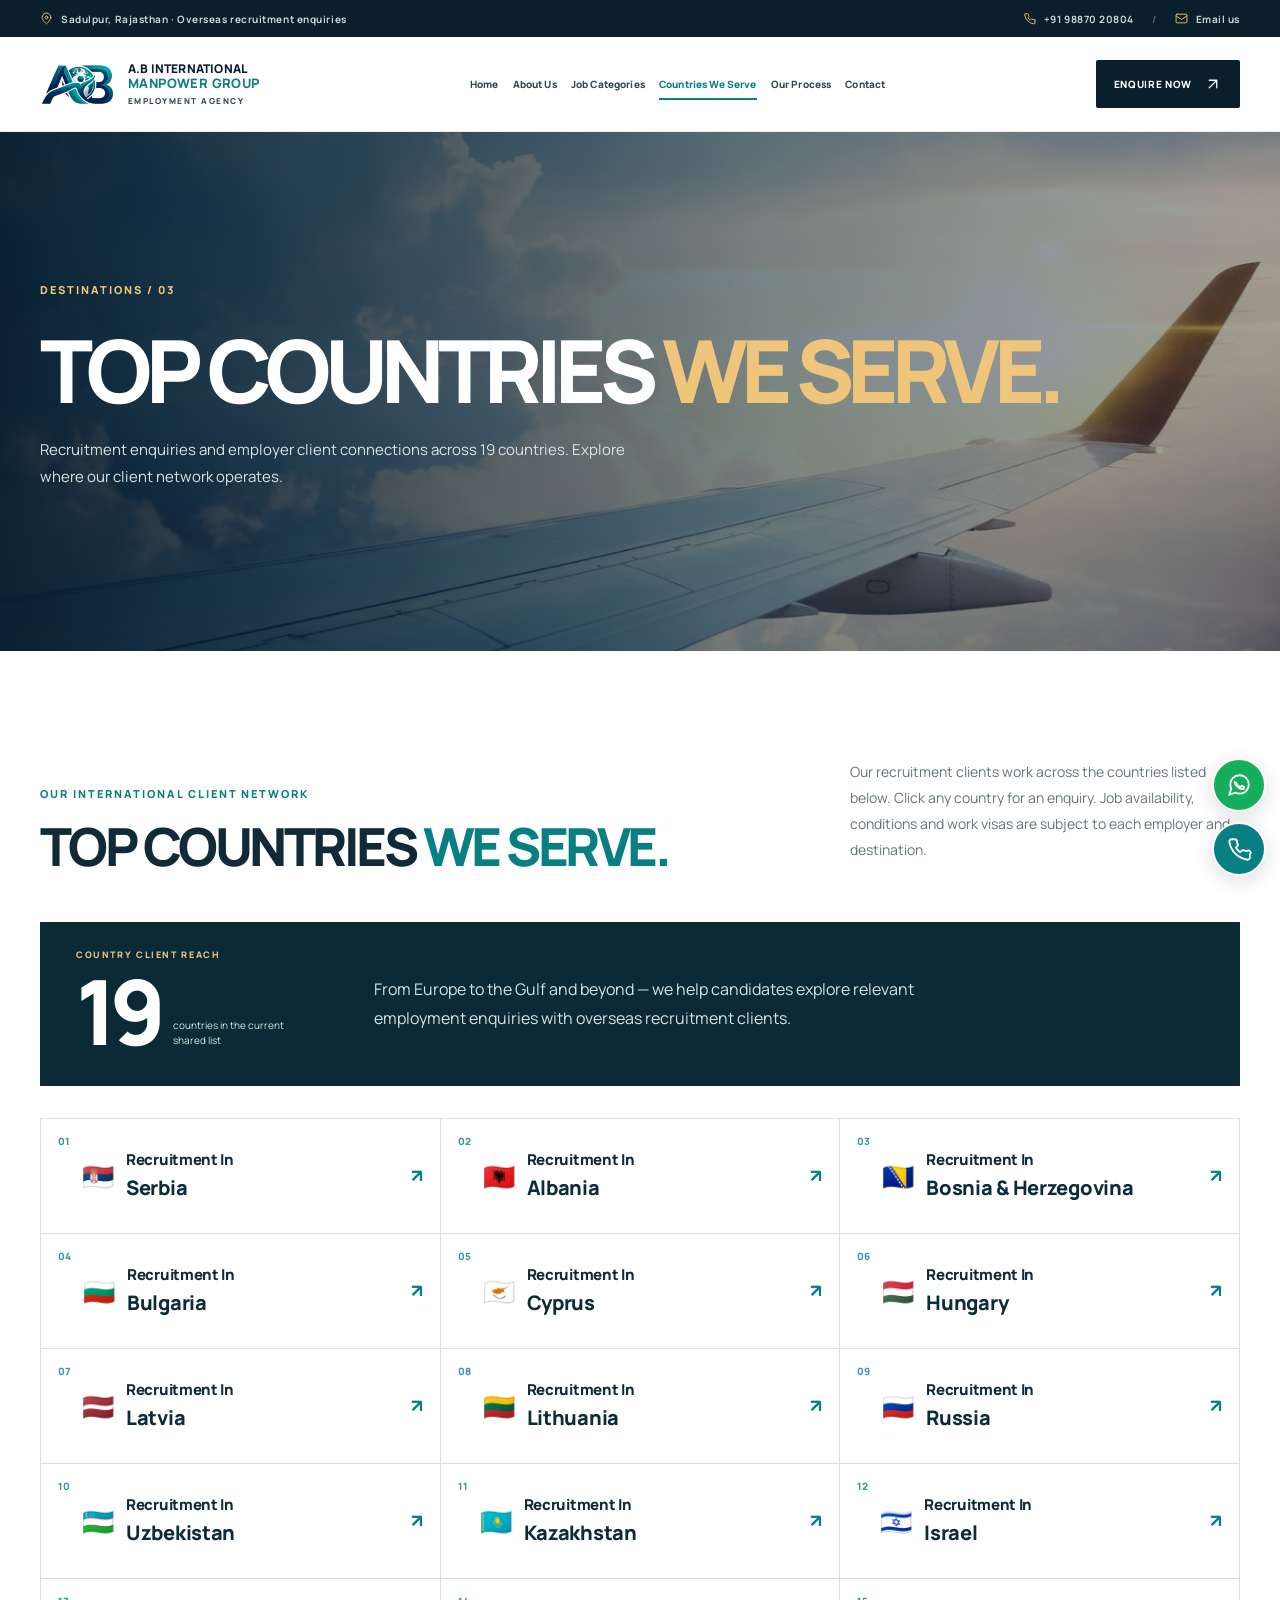
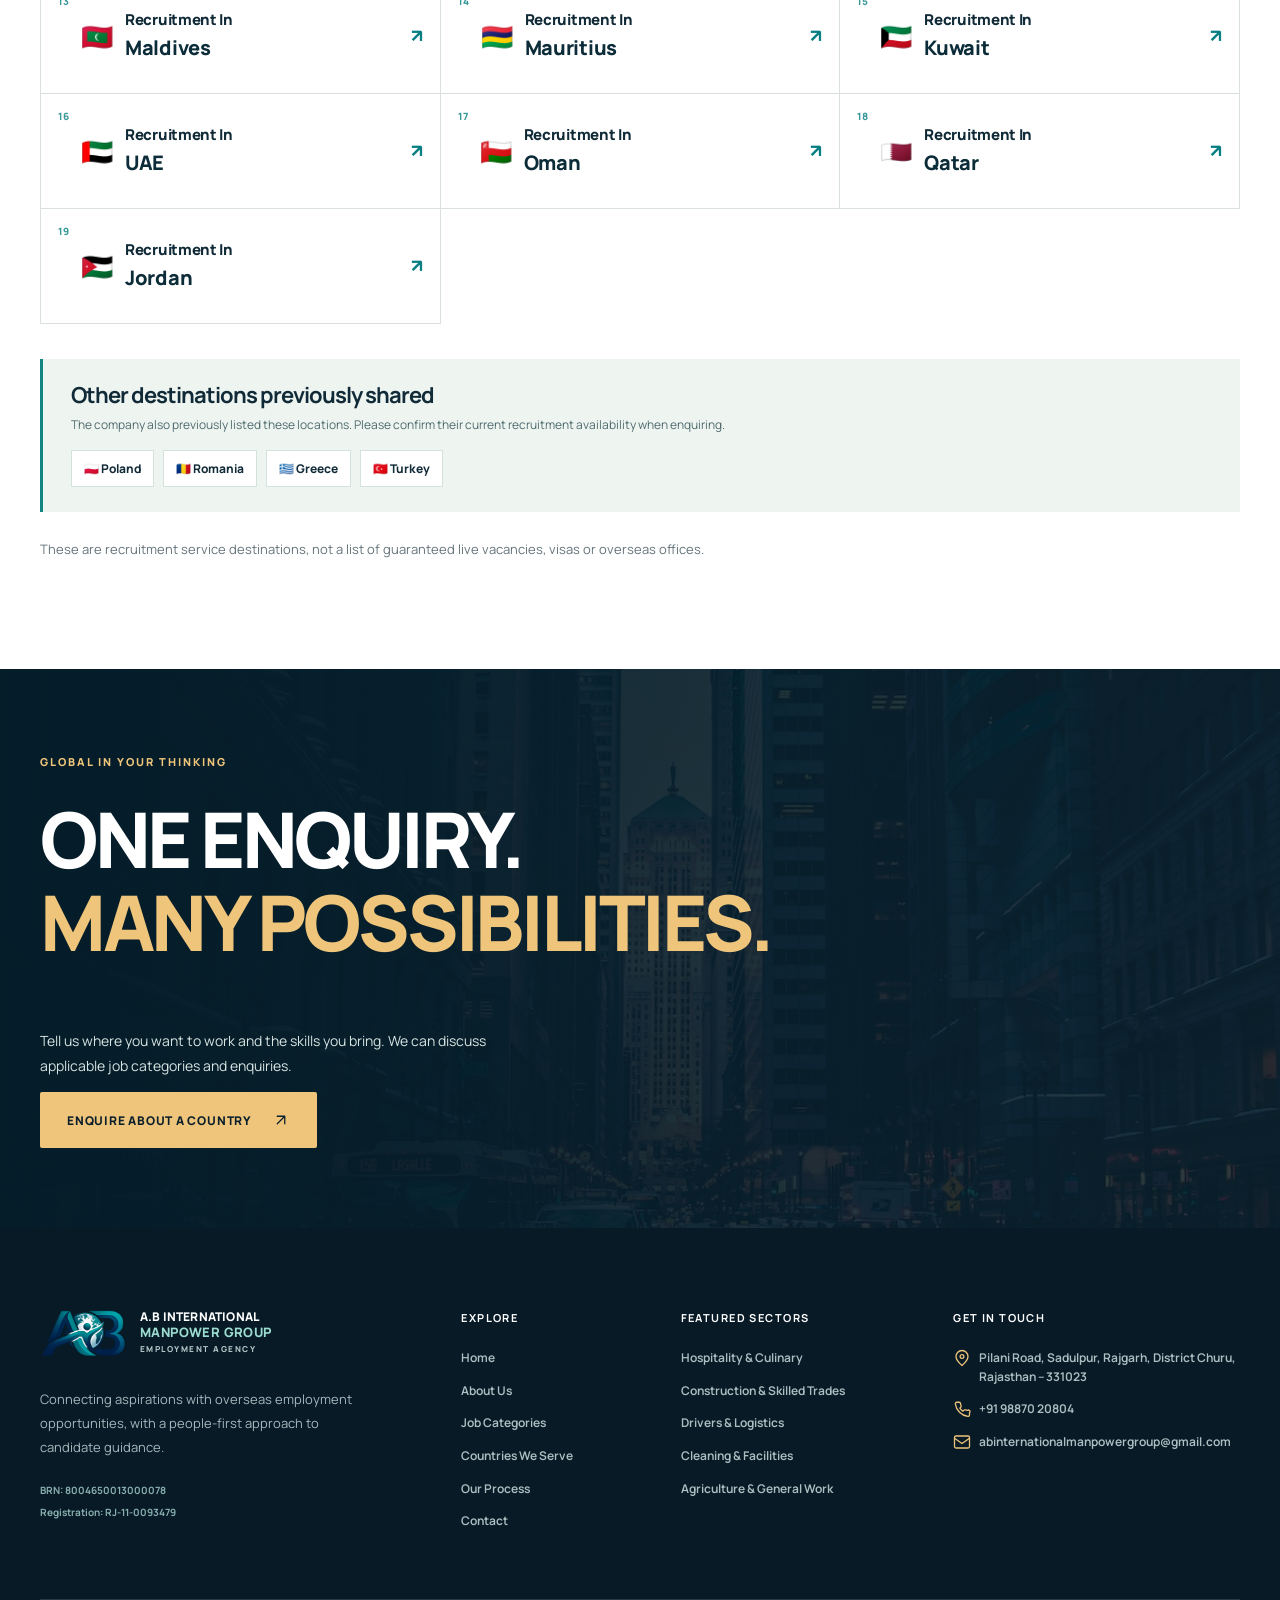
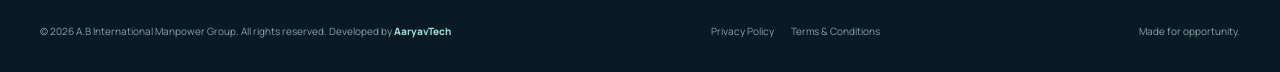
<file: destinations.html>
<!DOCTYPE html>
<html lang="en"><head><meta charset="utf-8"/><meta content="width=device-width,initial-scale=1,viewport-fit=cover" name="viewport"/><meta content="#0b2433" name="theme-color"/><meta content="A.B International Manpower Group — overseas manpower recruitment and work visa enquiries, job categories and client-country opportunities across 19 listed countries." name="description"/><title>International Destinations | A.B International Manpower Group</title><link href="assets/images/ab-logo-emblem.png" rel="icon" type="image/png"/><link href="https://images.unsplash.com" rel="preconnect"/><link href="assets/css/style.css" rel="stylesheet"/><script defer="" src="assets/js/main.js"></script><script type="application/ld+json">{"@context": "https://schema.org", "@type": "EmploymentAgency", "name": "A.B International Manpower Group", "email": "abinternationalmanpowergroup@gmail.com", "telephone": "+919887020804", "address": {"@type": "PostalAddress", "streetAddress": "Pilani Road, Sadulpur, Rajgarh", "addressLocality": "Sadulpur", "addressRegion": "Rajasthan", "postalCode": "331023", "addressCountry": "IN"}, "description": "Overseas work visa employment agency specialising in hospitality, construction, technical, driving, cleaning and agriculture job categories."}</script></head><body><div class="topbar"><div class="container topbar-inner"><span><svg aria-hidden="true" class="icon" fill="none" stroke="currentColor" stroke-linecap="round" stroke-linejoin="round" stroke-width="1.7" viewbox="0 0 24 24"><path d="M20 10c0 5-8 12-8 12S4 15 4 10a8 8 0 1 1 16 0z"></path><circle cx="12" cy="10" r="2.5"></circle></svg> Sadulpur, Rajasthan · Overseas recruitment enquiries</span><div><a href="tel:+919887020804"><svg aria-hidden="true" class="icon" fill="none" stroke="currentColor" stroke-linecap="round" stroke-linejoin="round" stroke-width="1.7" viewbox="0 0 24 24"><path d="M22 16.92v3a2 2 0 0 1-2.18 2A19.8 19.8 0 0 1 3.09 5.18 2 2 0 0 1 5.08 3h3a2 2 0 0 1 2 1.72c.12.96.35 1.9.69 2.79a2 2 0 0 1-.45 2.11L9.1 10.91a16 16 0 0 0 4 4l1.29-1.22a2 2 0 0 1 2.11-.45c.89.34 1.83.57 2.79.69A2 2 0 0 1 22 16.92z"></path></svg> +91 98870 20804</a><span class="topbar-sep">/</span><a href="mailto:abinternationalmanpowergroup@gmail.com"><svg aria-hidden="true" class="icon" fill="none" stroke="currentColor" stroke-linecap="round" stroke-linejoin="round" stroke-width="1.7" viewbox="0 0 24 24"><rect height="16" rx="2" width="20" x="2" y="4"></rect><path d="m22 7-10 7L2 7"></path></svg> Email us</a></div></div></div>
<header class="site-header" id="siteHeader"><div class="container header-content"><a aria-label="A.B International Manpower Group home" class="brand" href="index.html"><span class="brand-emblem"><img alt="A.B International Manpower Group original AB logo" height="62" src="assets/images/ab-logo-emblem.png" width="110"/></span><span class="brand-wordmark"><strong>A.B INTERNATIONAL</strong><em>MANPOWER GROUP</em><small>EMPLOYMENT AGENCY</small></span></a><nav aria-label="Main navigation" class="desktop-nav"><a class="" href="index.html">Home</a><a class="" href="about.html">About Us</a><a class="" href="jobs.html">Job Categories</a><a class="active" href="destinations.html">Countries We Serve</a><a class="" href="process.html">Our Process</a><a class="" href="contact.html">Contact</a></nav><div class="header-cta"><a class="btn btn-small btn-dark" href="contact.html">Enquire Now <svg aria-hidden="true" class="icon" fill="none" stroke="currentColor" stroke-linecap="round" stroke-linejoin="round" stroke-width="1.7" viewbox="0 0 24 24"><path d="m7 17 10-10M7 7h10v10"></path></svg></a><button aria-controls="mobilePanel" aria-expanded="false" aria-label="Open menu" class="hamburger" id="menuToggle"><svg aria-hidden="true" class="icon" fill="none" stroke="currentColor" stroke-linecap="round" stroke-linejoin="round" stroke-width="1.7" viewbox="0 0 24 24"><path d="M4 7h16M4 12h16M4 17h16"></path></svg></button></div></div></header>
<div class="menu-backdrop" id="menuBackdrop"></div><nav aria-hidden="true" aria-label="Mobile navigation" class="mobile-panel" id="mobilePanel"><div class="mobile-panel-head"><span>MENU / NAVIGATION</span><button aria-label="Close menu" id="menuClose"><svg aria-hidden="true" class="icon" fill="none" stroke="currentColor" stroke-linecap="round" stroke-linejoin="round" stroke-width="1.7" viewbox="0 0 24 24"><path d="M5 5l14 14M19 5 5 19"></path></svg></button></div><div class="mobile-nav-links"><a class="" href="index.html">Home<svg aria-hidden="true" class="icon" fill="none" stroke="currentColor" stroke-linecap="round" stroke-linejoin="round" stroke-width="1.7" viewbox="0 0 24 24"><path d="m7 17 10-10M7 7h10v10"></path></svg></a><a class="" href="about.html">About Us<svg aria-hidden="true" class="icon" fill="none" stroke="currentColor" stroke-linecap="round" stroke-linejoin="round" stroke-width="1.7" viewbox="0 0 24 24"><path d="m7 17 10-10M7 7h10v10"></path></svg></a><a class="" href="jobs.html">Job Categories<svg aria-hidden="true" class="icon" fill="none" stroke="currentColor" stroke-linecap="round" stroke-linejoin="round" stroke-width="1.7" viewbox="0 0 24 24"><path d="m7 17 10-10M7 7h10v10"></path></svg></a><a class="active" href="destinations.html">Countries We Serve<svg aria-hidden="true" class="icon" fill="none" stroke="currentColor" stroke-linecap="round" stroke-linejoin="round" stroke-width="1.7" viewbox="0 0 24 24"><path d="m7 17 10-10M7 7h10v10"></path></svg></a><a class="" href="process.html">Our Process<svg aria-hidden="true" class="icon" fill="none" stroke="currentColor" stroke-linecap="round" stroke-linejoin="round" stroke-width="1.7" viewbox="0 0 24 24"><path d="m7 17 10-10M7 7h10v10"></path></svg></a><a class="" href="contact.html">Contact<svg aria-hidden="true" class="icon" fill="none" stroke="currentColor" stroke-linecap="round" stroke-linejoin="round" stroke-width="1.7" viewbox="0 0 24 24"><path d="m7 17 10-10M7 7h10v10"></path></svg></a></div><div class="mobile-panel-bottom"><p>Start your overseas career enquiry</p><a class="btn btn-teal" href="https://wa.me/919887020804?text=Hello%20A.B%20International%20Manpower%20Group%2C%20I%20would%20like%20to%20enquire%20about%20overseas%20job%20opportunities." rel="noopener" target="_blank">WhatsApp Us <svg aria-hidden="true" class="icon" fill="none" stroke="currentColor" stroke-linecap="round" stroke-linejoin="round" stroke-width="1.7" viewbox="0 0 24 24"><path d="m7 17 10-10M7 7h10v10"></path></svg></a><a href="tel:+919887020804"><svg aria-hidden="true" class="icon" fill="none" stroke="currentColor" stroke-linecap="round" stroke-linejoin="round" stroke-width="1.7" viewbox="0 0 24 24"><path d="M22 16.92v3a2 2 0 0 1-2.18 2A19.8 19.8 0 0 1 3.09 5.18 2 2 0 0 1 5.08 3h3a2 2 0 0 1 2 1.72c.12.96.35 1.9.69 2.79a2 2 0 0 1-.45 2.11L9.1 10.91a16 16 0 0 0 4 4l1.29-1.22a2 2 0 0 1 2.11-.45c.89.34 1.83.57 2.79.69A2 2 0 0 1 22 16.92z"></path></svg> +91 98870 20804</a></div></nav><main id="mainContent">
<section class="inner-hero"><div class="inner-hero-photo"><img alt="Passenger plane in the sky" class="" decoding="async" loading="lazy" referrerpolicy="no-referrer" src="assets/images/photo-1436491865332-7a61a109cc05.jpg" data-remote-src="https://images.unsplash.com/photo-1436491865332-7a61a109cc05?auto=format&amp;fit=crop&amp;w=1400&amp;q=82"/></div><div class="container inner-hero-inner"><span class="eyebrow eyebrow-light">DESTINATIONS / 03</span><h1>TOP COUNTRIES <em>WE SERVE.</em></h1><p>Recruitment enquiries and employer client connections across 19 countries. Explore where our client network operates.</p></div></section>
<section class="destinations-section section-space"><div class="container"><div class="section-head"><div><span class="eyebrow">OUR INTERNATIONAL CLIENT NETWORK</span><h2>TOP COUNTRIES <em>WE SERVE.</em></h2></div><div class="head-side"><p>Our recruitment clients work across the countries listed below. Click any country for an enquiry. Job availability, conditions and work visas are subject to each employer and destination.</p></div></div>
<div class="dest-countries-intro"><div><span>COUNTRY CLIENT REACH</span><strong>19</strong><small>countries in the current shared list</small></div><p>From Europe to the Gulf and beyond — we help candidates explore relevant employment enquiries with overseas recruitment clients.</p></div>
<div class="destinations-grid"><a class="destination country-directory-card" href="contact.html?country=Serbia"><span class="country-index">01</span><span aria-hidden="true" class="country-directory-flag">🇷🇸</span><strong>Recruitment In <b>Serbia</b></strong><span aria-hidden="true" class="country-dir-arrow">↗</span></a><a class="destination country-directory-card" href="contact.html?country=Albania"><span class="country-index">02</span><span aria-hidden="true" class="country-directory-flag">🇦🇱</span><strong>Recruitment In <b>Albania</b></strong><span aria-hidden="true" class="country-dir-arrow">↗</span></a><a class="destination country-directory-card" href="contact.html?country=Bosnia%20%26%20Herzegovina"><span class="country-index">03</span><span aria-hidden="true" class="country-directory-flag">🇧🇦</span><strong>Recruitment In <b>Bosnia &amp; Herzegovina</b></strong><span aria-hidden="true" class="country-dir-arrow">↗</span></a><a class="destination country-directory-card" href="contact.html?country=Bulgaria"><span class="country-index">04</span><span aria-hidden="true" class="country-directory-flag">🇧🇬</span><strong>Recruitment In <b>Bulgaria</b></strong><span aria-hidden="true" class="country-dir-arrow">↗</span></a><a class="destination country-directory-card" href="contact.html?country=Cyprus"><span class="country-index">05</span><span aria-hidden="true" class="country-directory-flag">🇨🇾</span><strong>Recruitment In <b>Cyprus</b></strong><span aria-hidden="true" class="country-dir-arrow">↗</span></a><a class="destination country-directory-card" href="contact.html?country=Hungary"><span class="country-index">06</span><span aria-hidden="true" class="country-directory-flag">🇭🇺</span><strong>Recruitment In <b>Hungary</b></strong><span aria-hidden="true" class="country-dir-arrow">↗</span></a><a class="destination country-directory-card" href="contact.html?country=Latvia"><span class="country-index">07</span><span aria-hidden="true" class="country-directory-flag">🇱🇻</span><strong>Recruitment In <b>Latvia</b></strong><span aria-hidden="true" class="country-dir-arrow">↗</span></a><a class="destination country-directory-card" href="contact.html?country=Lithuania"><span class="country-index">08</span><span aria-hidden="true" class="country-directory-flag">🇱🇹</span><strong>Recruitment In <b>Lithuania</b></strong><span aria-hidden="true" class="country-dir-arrow">↗</span></a><a class="destination country-directory-card" href="contact.html?country=Russia"><span class="country-index">09</span><span aria-hidden="true" class="country-directory-flag">🇷🇺</span><strong>Recruitment In <b>Russia</b></strong><span aria-hidden="true" class="country-dir-arrow">↗</span></a><a class="destination country-directory-card" href="contact.html?country=Uzbekistan"><span class="country-index">10</span><span aria-hidden="true" class="country-directory-flag">🇺🇿</span><strong>Recruitment In <b>Uzbekistan</b></strong><span aria-hidden="true" class="country-dir-arrow">↗</span></a><a class="destination country-directory-card" href="contact.html?country=Kazakhstan"><span class="country-index">11</span><span aria-hidden="true" class="country-directory-flag">🇰🇿</span><strong>Recruitment In <b>Kazakhstan</b></strong><span aria-hidden="true" class="country-dir-arrow">↗</span></a><a class="destination country-directory-card" href="contact.html?country=Israel"><span class="country-index">12</span><span aria-hidden="true" class="country-directory-flag">🇮🇱</span><strong>Recruitment In <b>Israel</b></strong><span aria-hidden="true" class="country-dir-arrow">↗</span></a><a class="destination country-directory-card" href="contact.html?country=Maldives"><span class="country-index">13</span><span aria-hidden="true" class="country-directory-flag">🇲🇻</span><strong>Recruitment In <b>Maldives</b></strong><span aria-hidden="true" class="country-dir-arrow">↗</span></a><a class="destination country-directory-card" href="contact.html?country=Mauritius"><span class="country-index">14</span><span aria-hidden="true" class="country-directory-flag">🇲🇺</span><strong>Recruitment In <b>Mauritius</b></strong><span aria-hidden="true" class="country-dir-arrow">↗</span></a><a class="destination country-directory-card" href="contact.html?country=Kuwait"><span class="country-index">15</span><span aria-hidden="true" class="country-directory-flag">🇰🇼</span><strong>Recruitment In <b>Kuwait</b></strong><span aria-hidden="true" class="country-dir-arrow">↗</span></a><a class="destination country-directory-card" href="contact.html?country=UAE"><span class="country-index">16</span><span aria-hidden="true" class="country-directory-flag">🇦🇪</span><strong>Recruitment In <b>UAE</b></strong><span aria-hidden="true" class="country-dir-arrow">↗</span></a><a class="destination country-directory-card" href="contact.html?country=Oman"><span class="country-index">17</span><span aria-hidden="true" class="country-directory-flag">🇴🇲</span><strong>Recruitment In <b>Oman</b></strong><span aria-hidden="true" class="country-dir-arrow">↗</span></a><a class="destination country-directory-card" href="contact.html?country=Qatar"><span class="country-index">18</span><span aria-hidden="true" class="country-directory-flag">🇶🇦</span><strong>Recruitment In <b>Qatar</b></strong><span aria-hidden="true" class="country-dir-arrow">↗</span></a><a class="destination country-directory-card" href="contact.html?country=Jordan"><span class="country-index">19</span><span aria-hidden="true" class="country-directory-flag">🇯🇴</span><strong>Recruitment In <b>Jordan</b></strong><span aria-hidden="true" class="country-dir-arrow">↗</span></a></div>
<div class="previous-markets"><h3>Other destinations previously shared</h3><p>The company also previously listed these locations. Please confirm their current recruitment availability when enquiring.</p><div><span class="previous-country">🇵🇱 Poland</span><span class="previous-country">🇷🇴 Romania</span><span class="previous-country">🇬🇷 Greece</span><span class="previous-country">🇹🇷 Turkey</span></div></div>
<p class="destinations-note">These are recruitment service destinations, not a list of guaranteed live vacancies, visas or overseas offices.</p></div></section>
<section class="dest-feature"><div class="dest-feature-photo"><img alt="International city skyline" class="" decoding="async" loading="lazy" referrerpolicy="no-referrer" src="assets/images/photo-1519501025264-65ba15a82390.jpg" data-remote-src="https://images.unsplash.com/photo-1519501025264-65ba15a82390?auto=format&amp;fit=crop&amp;w=1200&amp;q=82"/></div><div class="container dest-feature-inner"><span class="eyebrow eyebrow-light">GLOBAL IN YOUR THINKING</span><h2>ONE ENQUIRY.<br/><em>MANY POSSIBILITIES.</em></h2><p>Tell us where you want to work and the skills you bring. We can discuss applicable job categories and enquiries.</p><a class="btn btn-gold" href="contact.html">Enquire About a Country <svg aria-hidden="true" class="icon" fill="none" stroke="currentColor" stroke-linecap="round" stroke-linejoin="round" stroke-width="1.7" viewbox="0 0 24 24"><path d="m7 17 10-10M7 7h10v10"></path></svg></a></div></section>
</main><footer class="site-footer"><div class="container"><div class="footer-top"><div class="footer-brand"><a class="brand brand-footer" href="index.html"><span class="brand-emblem"><img alt="A.B International Manpower Group original AB logo" height="70" src="assets/images/ab-logo-emblem.png" width="105"/></span><span class="brand-wordmark"><strong>A.B INTERNATIONAL</strong><em>MANPOWER GROUP</em><small>EMPLOYMENT AGENCY</small></span></a><p>Connecting aspirations with overseas employment opportunities, with a people-first approach to candidate guidance.</p><div class="footer-credentials"><span>BRN: 8004650013000078</span><span>Registration: RJ-11-0093479</span></div></div><div class="footer-col"><h4>Explore</h4><div class="footer-nav"><a href="index.html">Home</a><a href="about.html">About Us</a><a href="jobs.html">Job Categories</a><a href="destinations.html">Countries We Serve</a><a href="process.html">Our Process</a><a href="contact.html">Contact</a></div></div><div class="footer-col"><h4>Featured sectors</h4><a href="jobs.html?category=Hospitality">Hospitality &amp; Culinary</a><a href="jobs.html?category=Construction">Construction &amp; Skilled Trades</a><a href="jobs.html?category=Logistics">Drivers &amp; Logistics</a><a href="jobs.html?category=Cleaning">Cleaning &amp; Facilities</a><a href="jobs.html?category=Agriculture">Agriculture &amp; General Work</a></div><div class="footer-col footer-contact"><h4>Get in touch</h4><a href="https://www.google.com/maps/search/?api=1&amp;query=Pilani+Road+Sadulpur+Rajgarh+Churu+Rajasthan+331023" rel="noopener" target="_blank"><svg aria-hidden="true" class="icon" fill="none" stroke="currentColor" stroke-linecap="round" stroke-linejoin="round" stroke-width="1.7" viewbox="0 0 24 24"><path d="M20 10c0 5-8 12-8 12S4 15 4 10a8 8 0 1 1 16 0z"></path><circle cx="12" cy="10" r="2.5"></circle></svg> Pilani Road, Sadulpur, Rajgarh, District Churu, Rajasthan – 331023</a><a href="tel:+919887020804"><svg aria-hidden="true" class="icon" fill="none" stroke="currentColor" stroke-linecap="round" stroke-linejoin="round" stroke-width="1.7" viewbox="0 0 24 24"><path d="M22 16.92v3a2 2 0 0 1-2.18 2A19.8 19.8 0 0 1 3.09 5.18 2 2 0 0 1 5.08 3h3a2 2 0 0 1 2 1.72c.12.96.35 1.9.69 2.79a2 2 0 0 1-.45 2.11L9.1 10.91a16 16 0 0 0 4 4l1.29-1.22a2 2 0 0 1 2.11-.45c.89.34 1.83.57 2.79.69A2 2 0 0 1 22 16.92z"></path></svg> +91 98870 20804</a><a href="mailto:abinternationalmanpowergroup@gmail.com"><svg aria-hidden="true" class="icon" fill="none" stroke="currentColor" stroke-linecap="round" stroke-linejoin="round" stroke-width="1.7" viewbox="0 0 24 24"><rect height="16" rx="2" width="20" x="2" y="4"></rect><path d="m22 7-10 7L2 7"></path></svg> abinternationalmanpowergroup@gmail.com</a></div></div><div class="footer-bottom"><p>© <span id="year">2026</span> A.B International Manpower Group. All rights reserved. Developed by <a class="developer-link" href="https://aaryavtech.online/" rel="noopener" target="_blank"><strong>AaryavTech</strong></a></p><div><a href="privacy-policy.html">Privacy Policy</a><a href="terms-and-conditions.html">Terms &amp; Conditions</a></div><span>Made for opportunity.</span></div></div></footer>
<div aria-label="Quick contact" class="floating-contact"><a aria-label="WhatsApp A.B International Manpower Group" class="float-wa" href="https://wa.me/919887020804?text=Hello%20A.B%20International%20Manpower%20Group%2C%20I%20would%20like%20to%20enquire%20about%20overseas%20job%20opportunities." rel="noopener" target="_blank" title="WhatsApp us"><svg aria-hidden="true" class="icon" fill="none" stroke="currentColor" stroke-linecap="round" stroke-linejoin="round" stroke-width="1.7" viewbox="0 0 24 24"><path d="M21 11.5a8.38 8.38 0 0 1-.9 3.8 8.5 8.5 0 0 1-7.6 4.7 8.38 8.38 0 0 1-3.8-.9L3 21l1.9-5.7a8.38 8.38 0 0 1-.9-3.8A8.5 8.5 0 0 1 12.5 3h.5a8.48 8.48 0 0 1 8 8z"></path><path d="M9 9.5c.6 2 2.2 3.6 4.4 4.3l1.4-1.1 2 1.2-.4 1.7c-3.5 1.2-8.4-3.5-8.5-6.3z"></path></svg></a><a aria-label="Call A.B International Manpower Group" class="float-call" href="tel:+919887020804" title="Call now"><svg aria-hidden="true" class="icon" fill="none" stroke="currentColor" stroke-linecap="round" stroke-linejoin="round" stroke-width="1.7" viewbox="0 0 24 24"><path d="M22 16.92v3a2 2 0 0 1-2.18 2A19.8 19.8 0 0 1 3.09 5.18 2 2 0 0 1 5.08 3h3a2 2 0 0 1 2 1.72c.12.96.35 1.9.69 2.79a2 2 0 0 1-.45 2.11L9.1 10.91a16 16 0 0 0 4 4l1.29-1.22a2 2 0 0 1 2.11-.45c.89.34 1.83.57 2.79.69A2 2 0 0 1 22 16.92z"></path></svg></a></div><button aria-label="Back to top" class="back-top" id="backTop">↑</button>
</body></html>
</file>
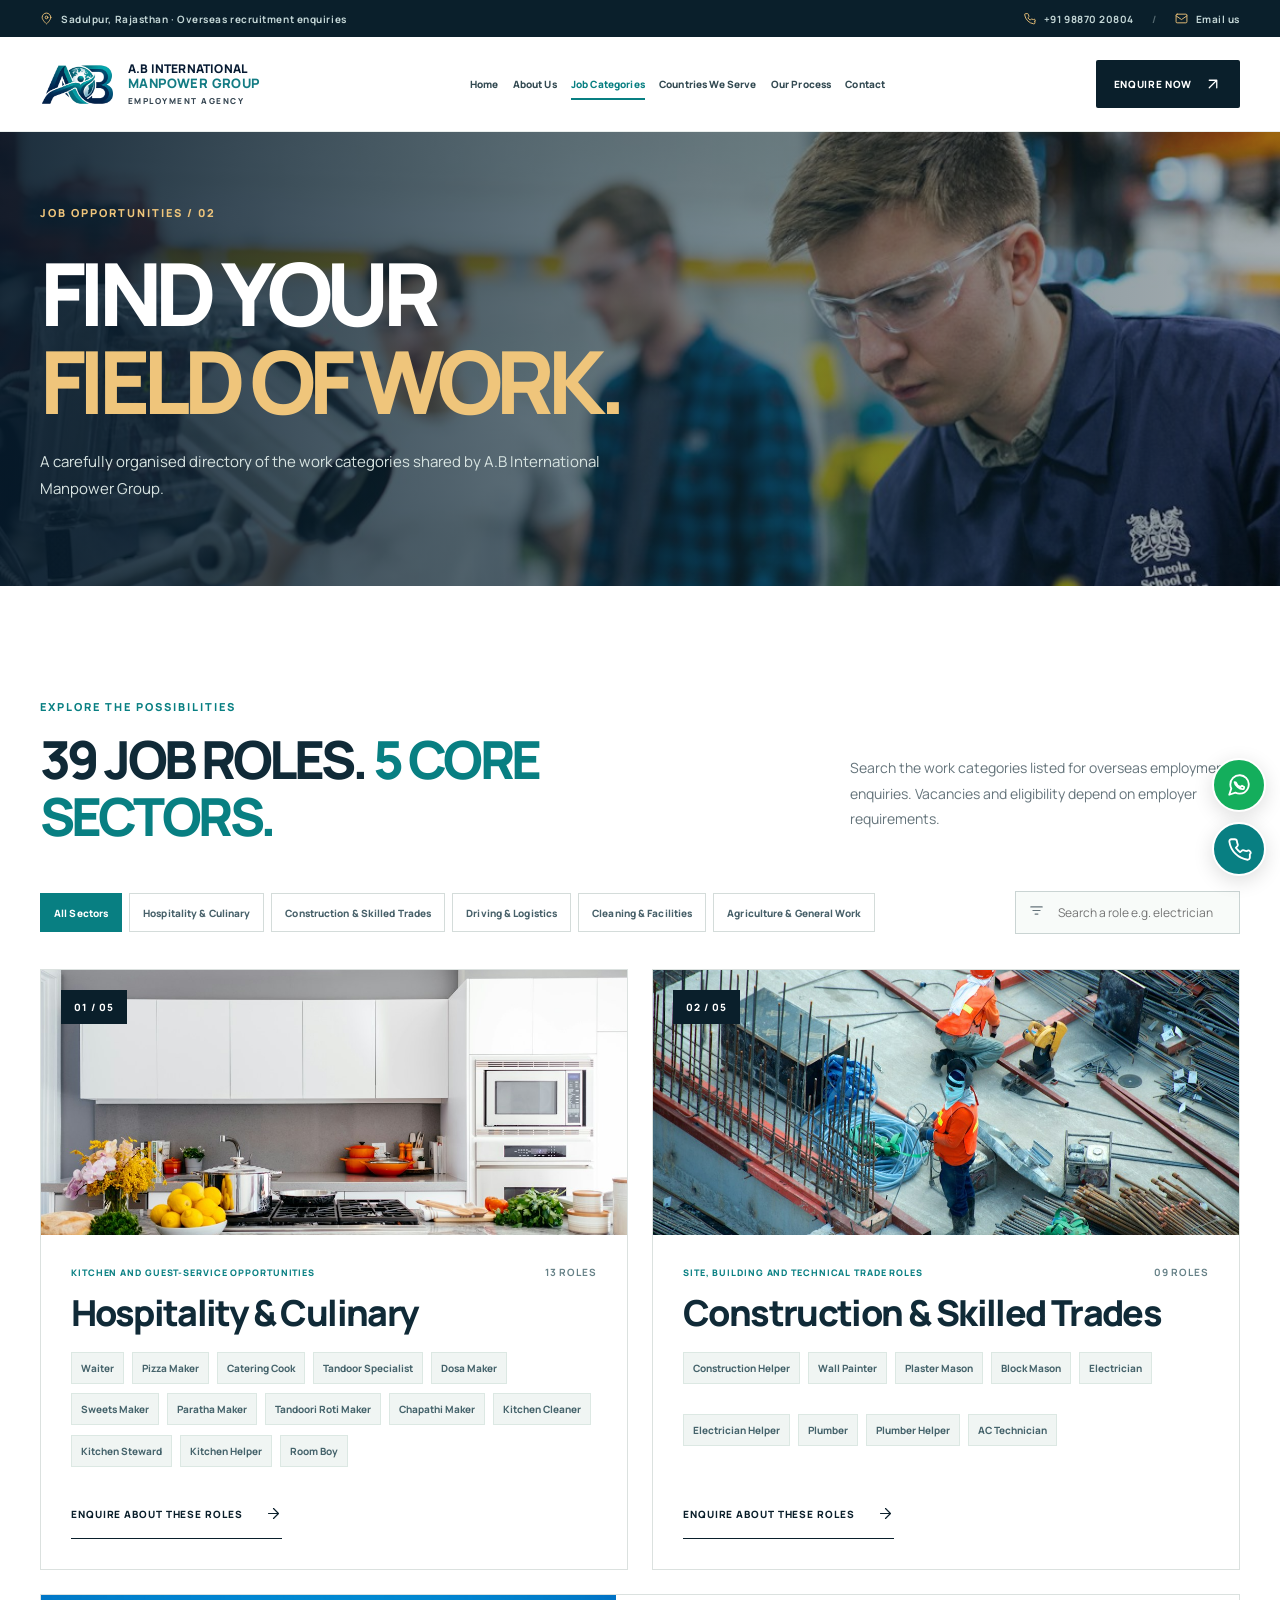
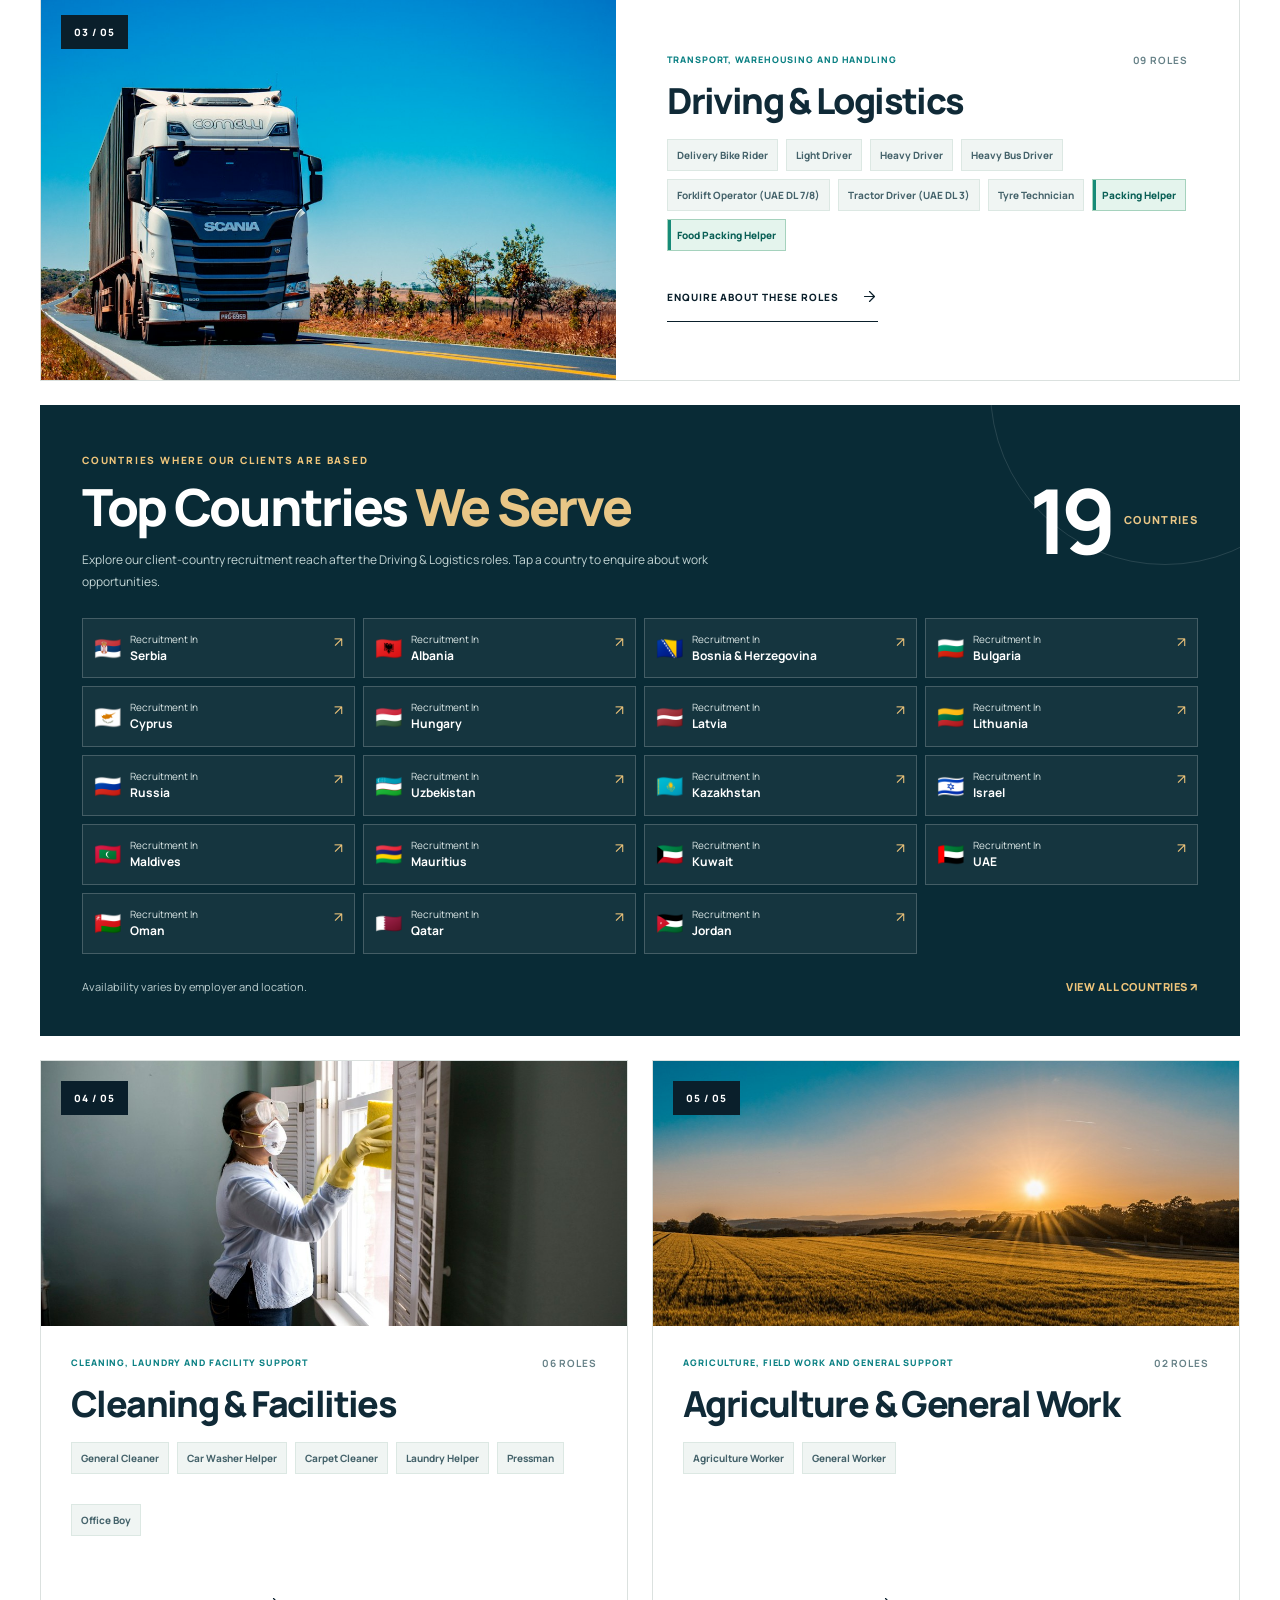
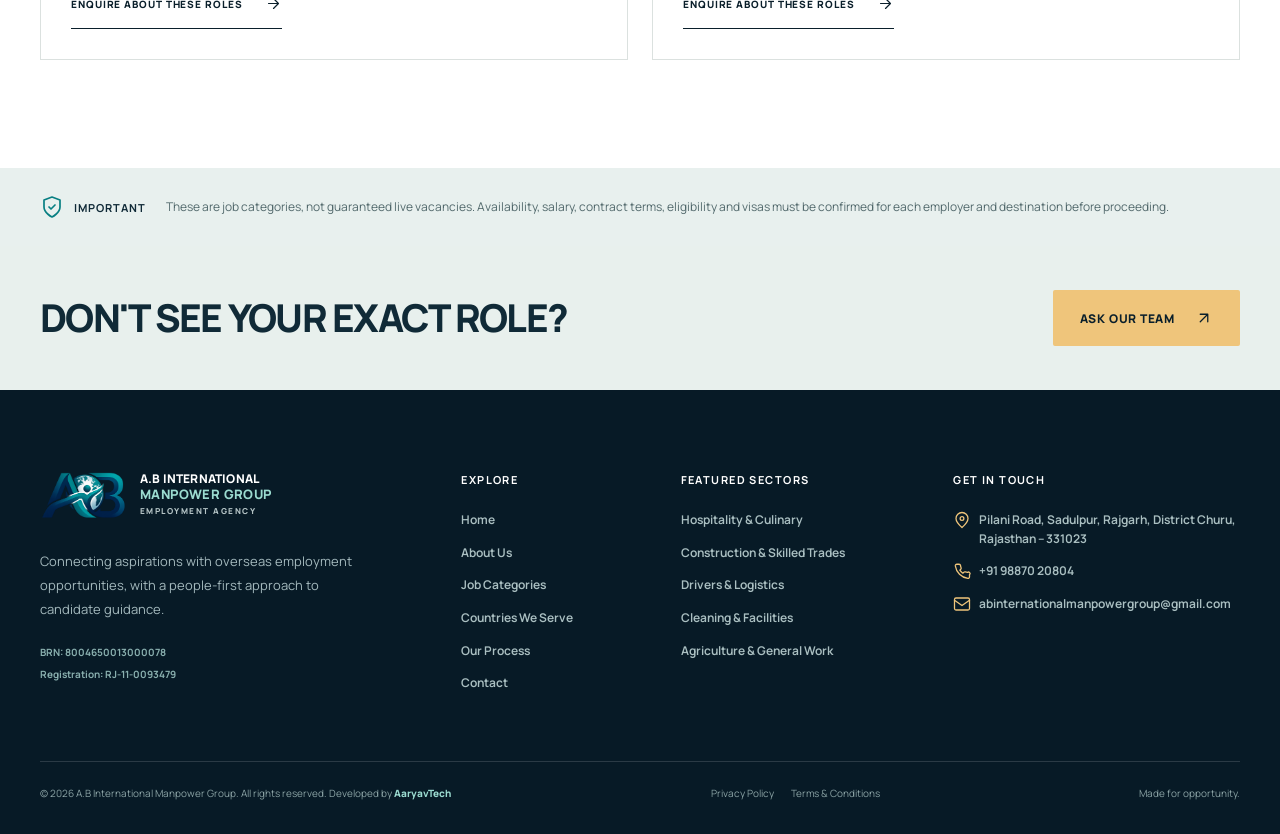
<file: jobs.html>
<!DOCTYPE html>
<html lang="en"><head><meta charset="utf-8"/><meta content="width=device-width,initial-scale=1,viewport-fit=cover" name="viewport"/><meta content="#0b2433" name="theme-color"/><meta content="A.B International Manpower Group — overseas manpower recruitment and work visa enquiries, job categories and client-country opportunities across 19 listed countries." name="description"/><title>Job Categories | A.B International Manpower Group</title><link href="assets/images/ab-logo-emblem.png" rel="icon" type="image/png"/><link href="https://images.unsplash.com" rel="preconnect"/><link href="assets/css/style.css" rel="stylesheet"/><script defer="" src="assets/js/main.js"></script><script type="application/ld+json">{"@context": "https://schema.org", "@type": "EmploymentAgency", "name": "A.B International Manpower Group", "email": "abinternationalmanpowergroup@gmail.com", "telephone": "+919887020804", "address": {"@type": "PostalAddress", "streetAddress": "Pilani Road, Sadulpur, Rajgarh", "addressLocality": "Sadulpur", "addressRegion": "Rajasthan", "postalCode": "331023", "addressCountry": "IN"}, "description": "Overseas work visa employment agency specialising in hospitality, construction, technical, driving, cleaning and agriculture job categories."}</script></head><body><div class="topbar"><div class="container topbar-inner"><span><svg aria-hidden="true" class="icon" fill="none" stroke="currentColor" stroke-linecap="round" stroke-linejoin="round" stroke-width="1.7" viewbox="0 0 24 24"><path d="M20 10c0 5-8 12-8 12S4 15 4 10a8 8 0 1 1 16 0z"></path><circle cx="12" cy="10" r="2.5"></circle></svg> Sadulpur, Rajasthan · Overseas recruitment enquiries</span><div><a href="tel:+919887020804"><svg aria-hidden="true" class="icon" fill="none" stroke="currentColor" stroke-linecap="round" stroke-linejoin="round" stroke-width="1.7" viewbox="0 0 24 24"><path d="M22 16.92v3a2 2 0 0 1-2.18 2A19.8 19.8 0 0 1 3.09 5.18 2 2 0 0 1 5.08 3h3a2 2 0 0 1 2 1.72c.12.96.35 1.9.69 2.79a2 2 0 0 1-.45 2.11L9.1 10.91a16 16 0 0 0 4 4l1.29-1.22a2 2 0 0 1 2.11-.45c.89.34 1.83.57 2.79.69A2 2 0 0 1 22 16.92z"></path></svg> +91 98870 20804</a><span class="topbar-sep">/</span><a href="mailto:abinternationalmanpowergroup@gmail.com"><svg aria-hidden="true" class="icon" fill="none" stroke="currentColor" stroke-linecap="round" stroke-linejoin="round" stroke-width="1.7" viewbox="0 0 24 24"><rect height="16" rx="2" width="20" x="2" y="4"></rect><path d="m22 7-10 7L2 7"></path></svg> Email us</a></div></div></div>
<header class="site-header" id="siteHeader"><div class="container header-content"><a aria-label="A.B International Manpower Group home" class="brand" href="index.html"><span class="brand-emblem"><img alt="A.B International Manpower Group original AB logo" height="62" src="assets/images/ab-logo-emblem.png" width="110"/></span><span class="brand-wordmark"><strong>A.B INTERNATIONAL</strong><em>MANPOWER GROUP</em><small>EMPLOYMENT AGENCY</small></span></a><nav aria-label="Main navigation" class="desktop-nav"><a class="" href="index.html">Home</a><a class="" href="about.html">About Us</a><a class="active" href="jobs.html">Job Categories</a><a class="" href="destinations.html">Countries We Serve</a><a class="" href="process.html">Our Process</a><a class="" href="contact.html">Contact</a></nav><div class="header-cta"><a class="btn btn-small btn-dark" href="contact.html">Enquire Now <svg aria-hidden="true" class="icon" fill="none" stroke="currentColor" stroke-linecap="round" stroke-linejoin="round" stroke-width="1.7" viewbox="0 0 24 24"><path d="m7 17 10-10M7 7h10v10"></path></svg></a><button aria-controls="mobilePanel" aria-expanded="false" aria-label="Open menu" class="hamburger" id="menuToggle"><svg aria-hidden="true" class="icon" fill="none" stroke="currentColor" stroke-linecap="round" stroke-linejoin="round" stroke-width="1.7" viewbox="0 0 24 24"><path d="M4 7h16M4 12h16M4 17h16"></path></svg></button></div></div></header>
<div class="menu-backdrop" id="menuBackdrop"></div><nav aria-hidden="true" aria-label="Mobile navigation" class="mobile-panel" id="mobilePanel"><div class="mobile-panel-head"><span>MENU / NAVIGATION</span><button aria-label="Close menu" id="menuClose"><svg aria-hidden="true" class="icon" fill="none" stroke="currentColor" stroke-linecap="round" stroke-linejoin="round" stroke-width="1.7" viewbox="0 0 24 24"><path d="M5 5l14 14M19 5 5 19"></path></svg></button></div><div class="mobile-nav-links"><a class="" href="index.html">Home<svg aria-hidden="true" class="icon" fill="none" stroke="currentColor" stroke-linecap="round" stroke-linejoin="round" stroke-width="1.7" viewbox="0 0 24 24"><path d="m7 17 10-10M7 7h10v10"></path></svg></a><a class="" href="about.html">About Us<svg aria-hidden="true" class="icon" fill="none" stroke="currentColor" stroke-linecap="round" stroke-linejoin="round" stroke-width="1.7" viewbox="0 0 24 24"><path d="m7 17 10-10M7 7h10v10"></path></svg></a><a class="active" href="jobs.html">Job Categories<svg aria-hidden="true" class="icon" fill="none" stroke="currentColor" stroke-linecap="round" stroke-linejoin="round" stroke-width="1.7" viewbox="0 0 24 24"><path d="m7 17 10-10M7 7h10v10"></path></svg></a><a class="" href="destinations.html">Countries We Serve<svg aria-hidden="true" class="icon" fill="none" stroke="currentColor" stroke-linecap="round" stroke-linejoin="round" stroke-width="1.7" viewbox="0 0 24 24"><path d="m7 17 10-10M7 7h10v10"></path></svg></a><a class="" href="process.html">Our Process<svg aria-hidden="true" class="icon" fill="none" stroke="currentColor" stroke-linecap="round" stroke-linejoin="round" stroke-width="1.7" viewbox="0 0 24 24"><path d="m7 17 10-10M7 7h10v10"></path></svg></a><a class="" href="contact.html">Contact<svg aria-hidden="true" class="icon" fill="none" stroke="currentColor" stroke-linecap="round" stroke-linejoin="round" stroke-width="1.7" viewbox="0 0 24 24"><path d="m7 17 10-10M7 7h10v10"></path></svg></a></div><div class="mobile-panel-bottom"><p>Start your overseas career enquiry</p><a class="btn btn-teal" href="https://wa.me/919887020804?text=Hello%20A.B%20International%20Manpower%20Group%2C%20I%20would%20like%20to%20enquire%20about%20overseas%20job%20opportunities." rel="noopener" target="_blank">WhatsApp Us <svg aria-hidden="true" class="icon" fill="none" stroke="currentColor" stroke-linecap="round" stroke-linejoin="round" stroke-width="1.7" viewbox="0 0 24 24"><path d="m7 17 10-10M7 7h10v10"></path></svg></a><a href="tel:+919887020804"><svg aria-hidden="true" class="icon" fill="none" stroke="currentColor" stroke-linecap="round" stroke-linejoin="round" stroke-width="1.7" viewbox="0 0 24 24"><path d="M22 16.92v3a2 2 0 0 1-2.18 2A19.8 19.8 0 0 1 3.09 5.18 2 2 0 0 1 5.08 3h3a2 2 0 0 1 2 1.72c.12.96.35 1.9.69 2.79a2 2 0 0 1-.45 2.11L9.1 10.91a16 16 0 0 0 4 4l1.29-1.22a2 2 0 0 1 2.11-.45c.89.34 1.83.57 2.79.69A2 2 0 0 1 22 16.92z"></path></svg> +91 98870 20804</a></div></nav><main id="mainContent">
<section class="inner-hero inner-hero-short"><div class="inner-hero-photo"><img alt="Construction trade and job opportunities" class="" decoding="async" loading="lazy" referrerpolicy="no-referrer" src="assets/images/photo-1581092160607-ee22621dd758.jpg" data-remote-src="https://images.unsplash.com/photo-1581092160607-ee22621dd758?auto=format&amp;fit=crop&amp;w=1150&amp;q=82"/></div><div class="container inner-hero-inner"><span class="eyebrow eyebrow-light">JOB OPPORTUNITIES / 02</span><h1>FIND YOUR<br/><em>FIELD OF WORK.</em></h1><p>A carefully organised directory of the work categories shared by A.B International Manpower Group.</p></div></section>
<section class="jobs-index section-space"><div class="container"><div class="job-index-title"><div class="section-head"><div><span class="eyebrow">EXPLORE THE POSSIBILITIES</span><h2>39 JOB ROLES. <em>5 CORE SECTORS.</em></h2></div><div class="head-side"><p>Search the work categories listed for overseas employment enquiries. Vacancies and eligibility depend on employer requirements.</p></div></div></div><div class="job-toolbar"><div aria-label="Filter categories" class="job-filters" role="group"><button class="filter-btn active" data-filter="All">All Sectors</button><button class="filter-btn" data-filter="Hospitality">Hospitality &amp; Culinary</button><button class="filter-btn" data-filter="Construction">Construction &amp; Skilled Trades</button><button class="filter-btn" data-filter="Logistics">Driving &amp; Logistics</button><button class="filter-btn" data-filter="Cleaning">Cleaning &amp; Facilities</button><button class="filter-btn" data-filter="Agriculture">Agriculture &amp; General Work</button></div><div class="job-search"><span><svg aria-hidden="true" class="icon" fill="none" stroke="currentColor" stroke-linecap="round" stroke-linejoin="round" stroke-width="1.7" viewbox="0 0 24 24"><path d="M4 7h16M7 12h10M10 17h4"></path></svg></span><input aria-label="Search job roles" id="jobSearch" placeholder="Search a role e.g. electrician" type="search"/></div></div><div class="job-categories" id="jobCategoryList"><article class="job-category-card" data-category="Hospitality"><div class="job-category-image"><img alt="Hospitality &amp; Culinary" class="" decoding="async" loading="lazy" referrerpolicy="no-referrer" src="assets/images/photo-1556911220-bff31c812dba.jpg" data-remote-src="https://images.unsplash.com/photo-1556911220-bff31c812dba?auto=format&amp;fit=crop&amp;w=1150&amp;q=82"/><span class="job-cat-number">01 / 05</span></div><div class="job-category-copy"><div class="job-cat-top"><span>Kitchen and guest-service opportunities</span><strong>13 ROLES</strong></div><h2>Hospitality &amp; Culinary</h2><div class="roles-list"><span>Waiter</span><span>Pizza Maker</span><span>Catering Cook</span><span>Tandoor Specialist</span><span>Dosa Maker</span><span>Sweets Maker</span><span>Paratha Maker</span><span>Tandoori Roti Maker</span><span>Chapathi Maker</span><span>Kitchen Cleaner</span><span>Kitchen Steward</span><span>Kitchen Helper</span><span>Room Boy</span></div><a class="text-link dark" href="contact.html?interest=Hospitality">Enquire about these roles <svg aria-hidden="true" class="icon" fill="none" stroke="currentColor" stroke-linecap="round" stroke-linejoin="round" stroke-width="1.7" viewbox="0 0 24 24"><path d="M5 12h14m-7-7 7 7-7 7"></path></svg></a></div></article><article class="job-category-card" data-category="Construction"><div class="job-category-image"><img alt="Construction &amp; Skilled Trades" class="" decoding="async" loading="lazy" referrerpolicy="no-referrer" src="assets/images/photo-1504307651254-35680f356dfd.jpg" data-remote-src="https://images.unsplash.com/photo-1504307651254-35680f356dfd?auto=format&amp;fit=crop&amp;w=1150&amp;q=82"/><span class="job-cat-number">02 / 05</span></div><div class="job-category-copy"><div class="job-cat-top"><span>Site, building and technical trade roles</span><strong>09 ROLES</strong></div><h2>Construction &amp; Skilled Trades</h2><div class="roles-list"><span>Construction Helper</span><span>Wall Painter</span><span>Plaster Mason</span><span>Block Mason</span><span>Electrician</span><span>Electrician Helper</span><span>Plumber</span><span>Plumber Helper</span><span>AC Technician</span></div><a class="text-link dark" href="contact.html?interest=Construction">Enquire about these roles <svg aria-hidden="true" class="icon" fill="none" stroke="currentColor" stroke-linecap="round" stroke-linejoin="round" stroke-width="1.7" viewbox="0 0 24 24"><path d="M5 12h14m-7-7 7 7-7 7"></path></svg></a></div></article><article class="job-category-card" data-category="Logistics"><div class="job-category-image"><img alt="Driving &amp; Logistics" class="" decoding="async" loading="lazy" referrerpolicy="no-referrer" src="assets/images/photo-1601584115197-04ecc0da31d7.jpg" data-remote-src="https://images.unsplash.com/photo-1601584115197-04ecc0da31d7?auto=format&amp;fit=crop&amp;w=1100&amp;q=82"/><span class="job-cat-number">03 / 05</span></div><div class="job-category-copy"><div class="job-cat-top"><span>Transport, warehousing and handling</span><strong>09 ROLES</strong></div><h2>Driving &amp; Logistics</h2><div class="roles-list"><span>Delivery Bike Rider</span><span>Light Driver</span><span>Heavy Driver</span><span>Heavy Bus Driver</span><span>Forklift Operator (UAE DL 7/8)</span><span>Tractor Driver (UAE DL 3)</span><span>Tyre Technician</span><span class="role-highlight" title="Packing &amp; food packing role — enquire for destination-specific availability">Packing Helper</span><span class="role-highlight" title="Packing &amp; food packing role — enquire for destination-specific availability">Food Packing Helper</span></div><a class="text-link dark" href="contact.html?interest=Logistics">Enquire about these roles <svg aria-hidden="true" class="icon" fill="none" stroke="currentColor" stroke-linecap="round" stroke-linejoin="round" stroke-width="1.7" viewbox="0 0 24 24"><path d="M5 12h14m-7-7 7 7-7 7"></path></svg></a></div></article><section aria-labelledby="jobCountryHeading" class="job-global-bar" data-category="CountryDirectory">
<div class="job-global-header"><div><span class="eyebrow eyebrow-light">COUNTRIES WHERE OUR CLIENTS ARE BASED</span><h2 id="jobCountryHeading">Top Countries <em>We Serve</em></h2><p>Explore our client-country recruitment reach after the Driving &amp; Logistics roles. Tap a country to enquire about work opportunities.</p></div><div class="job-global-number"><strong>19</strong><span>COUNTRIES</span></div></div>
<div class="jobs-country-grid"><a class="jobs-country-link" href="contact.html?country=Serbia"><span aria-hidden="true">🇷🇸</span><span>Recruitment In <strong>Serbia</strong></span><span aria-hidden="true">↗</span></a>
<a class="jobs-country-link" href="contact.html?country=Albania"><span aria-hidden="true">🇦🇱</span><span>Recruitment In <strong>Albania</strong></span><span aria-hidden="true">↗</span></a>
<a class="jobs-country-link" href="contact.html?country=Bosnia%20%26%20Herzegovina"><span aria-hidden="true">🇧🇦</span><span>Recruitment In <strong>Bosnia &amp; Herzegovina</strong></span><span aria-hidden="true">↗</span></a>
<a class="jobs-country-link" href="contact.html?country=Bulgaria"><span aria-hidden="true">🇧🇬</span><span>Recruitment In <strong>Bulgaria</strong></span><span aria-hidden="true">↗</span></a>
<a class="jobs-country-link" href="contact.html?country=Cyprus"><span aria-hidden="true">🇨🇾</span><span>Recruitment In <strong>Cyprus</strong></span><span aria-hidden="true">↗</span></a>
<a class="jobs-country-link" href="contact.html?country=Hungary"><span aria-hidden="true">🇭🇺</span><span>Recruitment In <strong>Hungary</strong></span><span aria-hidden="true">↗</span></a>
<a class="jobs-country-link" href="contact.html?country=Latvia"><span aria-hidden="true">🇱🇻</span><span>Recruitment In <strong>Latvia</strong></span><span aria-hidden="true">↗</span></a>
<a class="jobs-country-link" href="contact.html?country=Lithuania"><span aria-hidden="true">🇱🇹</span><span>Recruitment In <strong>Lithuania</strong></span><span aria-hidden="true">↗</span></a>
<a class="jobs-country-link" href="contact.html?country=Russia"><span aria-hidden="true">🇷🇺</span><span>Recruitment In <strong>Russia</strong></span><span aria-hidden="true">↗</span></a>
<a class="jobs-country-link" href="contact.html?country=Uzbekistan"><span aria-hidden="true">🇺🇿</span><span>Recruitment In <strong>Uzbekistan</strong></span><span aria-hidden="true">↗</span></a>
<a class="jobs-country-link" href="contact.html?country=Kazakhstan"><span aria-hidden="true">🇰🇿</span><span>Recruitment In <strong>Kazakhstan</strong></span><span aria-hidden="true">↗</span></a>
<a class="jobs-country-link" href="contact.html?country=Israel"><span aria-hidden="true">🇮🇱</span><span>Recruitment In <strong>Israel</strong></span><span aria-hidden="true">↗</span></a>
<a class="jobs-country-link" href="contact.html?country=Maldives"><span aria-hidden="true">🇲🇻</span><span>Recruitment In <strong>Maldives</strong></span><span aria-hidden="true">↗</span></a>
<a class="jobs-country-link" href="contact.html?country=Mauritius"><span aria-hidden="true">🇲🇺</span><span>Recruitment In <strong>Mauritius</strong></span><span aria-hidden="true">↗</span></a>
<a class="jobs-country-link" href="contact.html?country=Kuwait"><span aria-hidden="true">🇰🇼</span><span>Recruitment In <strong>Kuwait</strong></span><span aria-hidden="true">↗</span></a>
<a class="jobs-country-link" href="contact.html?country=UAE"><span aria-hidden="true">🇦🇪</span><span>Recruitment In <strong>UAE</strong></span><span aria-hidden="true">↗</span></a>
<a class="jobs-country-link" href="contact.html?country=Oman"><span aria-hidden="true">🇴🇲</span><span>Recruitment In <strong>Oman</strong></span><span aria-hidden="true">↗</span></a>
<a class="jobs-country-link" href="contact.html?country=Qatar"><span aria-hidden="true">🇶🇦</span><span>Recruitment In <strong>Qatar</strong></span><span aria-hidden="true">↗</span></a>
<a class="jobs-country-link" href="contact.html?country=Jordan"><span aria-hidden="true">🇯🇴</span><span>Recruitment In <strong>Jordan</strong></span><span aria-hidden="true">↗</span></a></div><div class="job-global-footer"><span>Availability varies by employer and location.</span><a href="destinations.html">View all countries <span aria-hidden="true">↗</span></a></div>
</section><article class="job-category-card" data-category="Cleaning"><div class="job-category-image"><img alt="Cleaning &amp; Facilities" class="" decoding="async" loading="lazy" referrerpolicy="no-referrer" src="assets/images/photo-1581578731548-c64695cc6952.jpg" data-remote-src="https://images.unsplash.com/photo-1581578731548-c64695cc6952?auto=format&amp;fit=crop&amp;w=1100&amp;q=82"/><span class="job-cat-number">04 / 05</span></div><div class="job-category-copy"><div class="job-cat-top"><span>Cleaning, laundry and facility support</span><strong>06 ROLES</strong></div><h2>Cleaning &amp; Facilities</h2><div class="roles-list"><span>General Cleaner</span><span>Car Washer Helper</span><span>Carpet Cleaner</span><span>Laundry Helper</span><span>Pressman</span><span>Office Boy</span></div><a class="text-link dark" href="contact.html?interest=Cleaning">Enquire about these roles <svg aria-hidden="true" class="icon" fill="none" stroke="currentColor" stroke-linecap="round" stroke-linejoin="round" stroke-width="1.7" viewbox="0 0 24 24"><path d="M5 12h14m-7-7 7 7-7 7"></path></svg></a></div></article><article class="job-category-card" data-category="Agriculture"><div class="job-category-image"><img alt="Agriculture &amp; General Work" class="" decoding="async" loading="lazy" referrerpolicy="no-referrer" src="assets/images/photo-1500382017468-9049fed747ef.jpg" data-remote-src="https://images.unsplash.com/photo-1500382017468-9049fed747ef?auto=format&amp;fit=crop&amp;w=1100&amp;q=82"/><span class="job-cat-number">05 / 05</span></div><div class="job-category-copy"><div class="job-cat-top"><span>Agriculture, field work and general support</span><strong>02 ROLES</strong></div><h2>Agriculture &amp; General Work</h2><div class="roles-list"><span>Agriculture Worker</span><span>General Worker</span></div><a class="text-link dark" href="contact.html?interest=Agriculture">Enquire about these roles <svg aria-hidden="true" class="icon" fill="none" stroke="currentColor" stroke-linecap="round" stroke-linejoin="round" stroke-width="1.7" viewbox="0 0 24 24"><path d="M5 12h14m-7-7 7 7-7 7"></path></svg></a></div></article></div><div class="empty-results" hidden="" id="emptyResults">No matching categories found. Try another role or clear the filters.</div></div></section>
<section class="job-disclaimer"><div class="container"><strong><svg aria-hidden="true" class="icon" fill="none" stroke="currentColor" stroke-linecap="round" stroke-linejoin="round" stroke-width="1.7" viewbox="0 0 24 24"><path d="M12 22s8-4 8-10V5l-8-3-8 3v7c0 6 8 10 8 10z"></path><path d="m9 12 2 2 4-4"></path></svg> IMPORTANT</strong><p>These are job categories, not guaranteed live vacancies. Availability, salary, contract terms, eligibility and visas must be confirmed for each employer and destination before proceeding.</p></div></section>
<section class="mini-cta"><div class="container mini-cta-inner"><h2>DON'T SEE YOUR EXACT ROLE?</h2><a class="btn btn-gold" href="contact.html">Ask Our Team <svg aria-hidden="true" class="icon" fill="none" stroke="currentColor" stroke-linecap="round" stroke-linejoin="round" stroke-width="1.7" viewbox="0 0 24 24"><path d="m7 17 10-10M7 7h10v10"></path></svg></a></div></section>
</main><footer class="site-footer"><div class="container"><div class="footer-top"><div class="footer-brand"><a class="brand brand-footer" href="index.html"><span class="brand-emblem"><img alt="A.B International Manpower Group original AB logo" height="70" src="assets/images/ab-logo-emblem.png" width="105"/></span><span class="brand-wordmark"><strong>A.B INTERNATIONAL</strong><em>MANPOWER GROUP</em><small>EMPLOYMENT AGENCY</small></span></a><p>Connecting aspirations with overseas employment opportunities, with a people-first approach to candidate guidance.</p><div class="footer-credentials"><span>BRN: 8004650013000078</span><span>Registration: RJ-11-0093479</span></div></div><div class="footer-col"><h4>Explore</h4><div class="footer-nav"><a href="index.html">Home</a><a href="about.html">About Us</a><a href="jobs.html">Job Categories</a><a href="destinations.html">Countries We Serve</a><a href="process.html">Our Process</a><a href="contact.html">Contact</a></div></div><div class="footer-col"><h4>Featured sectors</h4><a href="jobs.html?category=Hospitality">Hospitality &amp; Culinary</a><a href="jobs.html?category=Construction">Construction &amp; Skilled Trades</a><a href="jobs.html?category=Logistics">Drivers &amp; Logistics</a><a href="jobs.html?category=Cleaning">Cleaning &amp; Facilities</a><a href="jobs.html?category=Agriculture">Agriculture &amp; General Work</a></div><div class="footer-col footer-contact"><h4>Get in touch</h4><a href="https://www.google.com/maps/search/?api=1&amp;query=Pilani+Road+Sadulpur+Rajgarh+Churu+Rajasthan+331023" rel="noopener" target="_blank"><svg aria-hidden="true" class="icon" fill="none" stroke="currentColor" stroke-linecap="round" stroke-linejoin="round" stroke-width="1.7" viewbox="0 0 24 24"><path d="M20 10c0 5-8 12-8 12S4 15 4 10a8 8 0 1 1 16 0z"></path><circle cx="12" cy="10" r="2.5"></circle></svg> Pilani Road, Sadulpur, Rajgarh, District Churu, Rajasthan – 331023</a><a href="tel:+919887020804"><svg aria-hidden="true" class="icon" fill="none" stroke="currentColor" stroke-linecap="round" stroke-linejoin="round" stroke-width="1.7" viewbox="0 0 24 24"><path d="M22 16.92v3a2 2 0 0 1-2.18 2A19.8 19.8 0 0 1 3.09 5.18 2 2 0 0 1 5.08 3h3a2 2 0 0 1 2 1.72c.12.96.35 1.9.69 2.79a2 2 0 0 1-.45 2.11L9.1 10.91a16 16 0 0 0 4 4l1.29-1.22a2 2 0 0 1 2.11-.45c.89.34 1.83.57 2.79.69A2 2 0 0 1 22 16.92z"></path></svg> +91 98870 20804</a><a href="mailto:abinternationalmanpowergroup@gmail.com"><svg aria-hidden="true" class="icon" fill="none" stroke="currentColor" stroke-linecap="round" stroke-linejoin="round" stroke-width="1.7" viewbox="0 0 24 24"><rect height="16" rx="2" width="20" x="2" y="4"></rect><path d="m22 7-10 7L2 7"></path></svg> abinternationalmanpowergroup@gmail.com</a></div></div><div class="footer-bottom"><p>© <span id="year">2026</span> A.B International Manpower Group. All rights reserved. Developed by <a class="developer-link" href="https://aaryavtech.online/" rel="noopener" target="_blank"><strong>AaryavTech</strong></a></p><div><a href="privacy-policy.html">Privacy Policy</a><a href="terms-and-conditions.html">Terms &amp; Conditions</a></div><span>Made for opportunity.</span></div></div></footer>
<div aria-label="Quick contact" class="floating-contact"><a aria-label="WhatsApp A.B International Manpower Group" class="float-wa" href="https://wa.me/919887020804?text=Hello%20A.B%20International%20Manpower%20Group%2C%20I%20would%20like%20to%20enquire%20about%20overseas%20job%20opportunities." rel="noopener" target="_blank" title="WhatsApp us"><svg aria-hidden="true" class="icon" fill="none" stroke="currentColor" stroke-linecap="round" stroke-linejoin="round" stroke-width="1.7" viewbox="0 0 24 24"><path d="M21 11.5a8.38 8.38 0 0 1-.9 3.8 8.5 8.5 0 0 1-7.6 4.7 8.38 8.38 0 0 1-3.8-.9L3 21l1.9-5.7a8.38 8.38 0 0 1-.9-3.8A8.5 8.5 0 0 1 12.5 3h.5a8.48 8.48 0 0 1 8 8z"></path><path d="M9 9.5c.6 2 2.2 3.6 4.4 4.3l1.4-1.1 2 1.2-.4 1.7c-3.5 1.2-8.4-3.5-8.5-6.3z"></path></svg></a><a aria-label="Call A.B International Manpower Group" class="float-call" href="tel:+919887020804" title="Call now"><svg aria-hidden="true" class="icon" fill="none" stroke="currentColor" stroke-linecap="round" stroke-linejoin="round" stroke-width="1.7" viewbox="0 0 24 24"><path d="M22 16.92v3a2 2 0 0 1-2.18 2A19.8 19.8 0 0 1 3.09 5.18 2 2 0 0 1 5.08 3h3a2 2 0 0 1 2 1.72c.12.96.35 1.9.69 2.79a2 2 0 0 1-.45 2.11L9.1 10.91a16 16 0 0 0 4 4l1.29-1.22a2 2 0 0 1 2.11-.45c.89.34 1.83.57 2.79.69A2 2 0 0 1 22 16.92z"></path></svg></a></div><button aria-label="Back to top" class="back-top" id="backTop">↑</button>
</body></html>
</file>
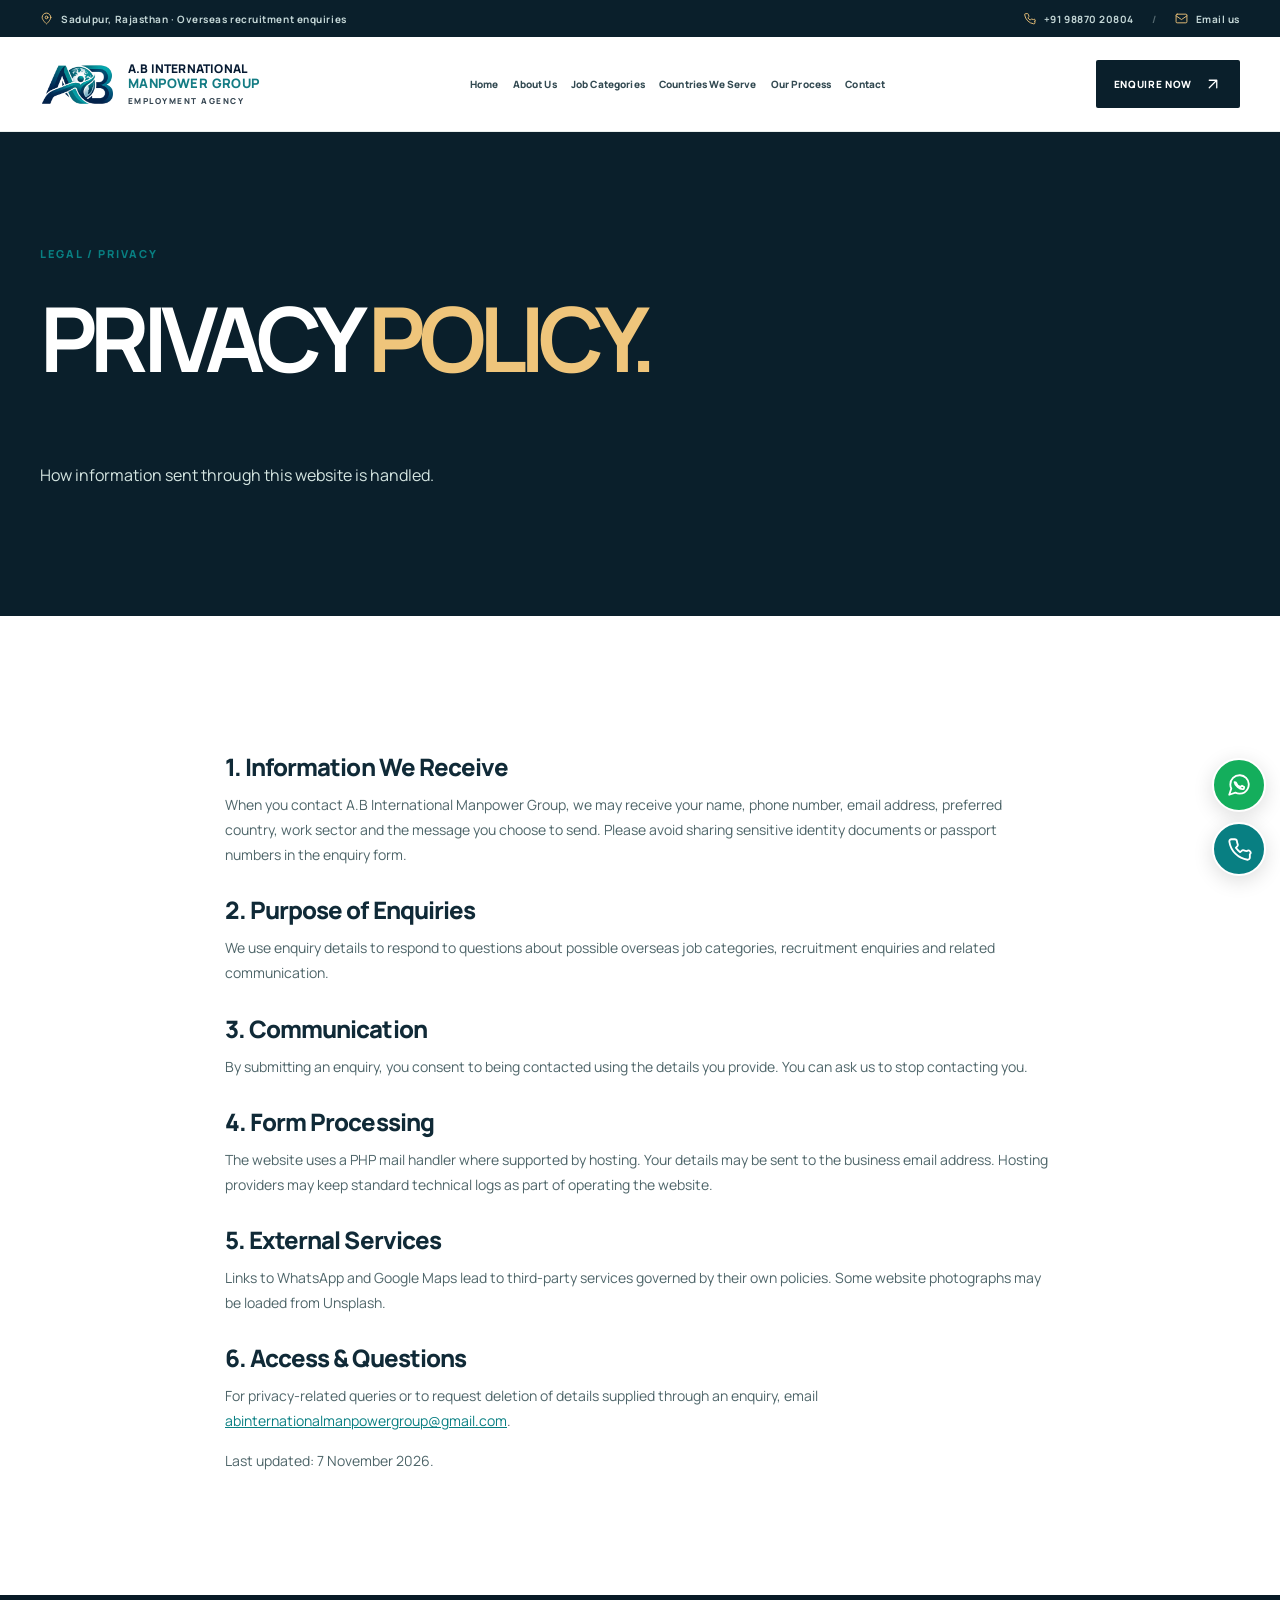
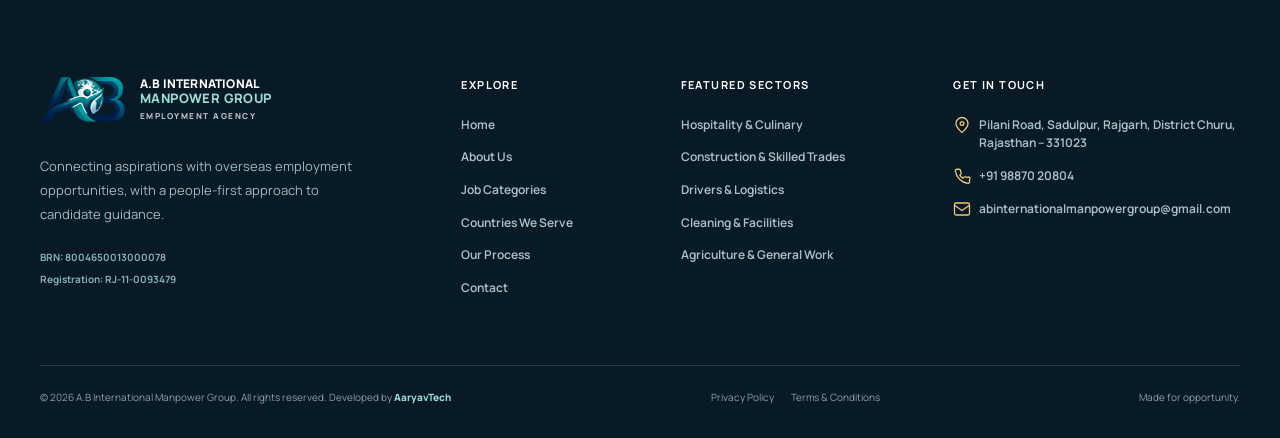
<file: privacy-policy.html>
<!DOCTYPE html>
<html lang="en"><head><meta charset="utf-8"/><meta content="width=device-width,initial-scale=1,viewport-fit=cover" name="viewport"/><meta content="#0b2433" name="theme-color"/><meta content="Privacy Policy of A.B International Manpower Group." name="description"/><title>Privacy Policy | A.B International Manpower Group</title><link href="assets/images/ab-logo-emblem.png" rel="icon" type="image/png"/><link href="https://images.unsplash.com" rel="preconnect"/><link href="assets/css/style.css" rel="stylesheet"/><script defer="" src="assets/js/main.js"></script><script type="application/ld+json">{"@context": "https://schema.org", "@type": "EmploymentAgency", "name": "A.B International Manpower Group", "email": "abinternationalmanpowergroup@gmail.com", "telephone": "+919887020804", "address": {"@type": "PostalAddress", "streetAddress": "Pilani Road, Sadulpur, Rajgarh", "addressLocality": "Sadulpur", "addressRegion": "Rajasthan", "postalCode": "331023", "addressCountry": "IN"}, "description": "Overseas work visa employment agency specialising in hospitality, construction, technical, driving, cleaning and agriculture job categories."}</script></head><body><div class="topbar"><div class="container topbar-inner"><span><svg aria-hidden="true" class="icon" fill="none" stroke="currentColor" stroke-linecap="round" stroke-linejoin="round" stroke-width="1.7" viewbox="0 0 24 24"><path d="M20 10c0 5-8 12-8 12S4 15 4 10a8 8 0 1 1 16 0z"></path><circle cx="12" cy="10" r="2.5"></circle></svg> Sadulpur, Rajasthan · Overseas recruitment enquiries</span><div><a href="tel:+919887020804"><svg aria-hidden="true" class="icon" fill="none" stroke="currentColor" stroke-linecap="round" stroke-linejoin="round" stroke-width="1.7" viewbox="0 0 24 24"><path d="M22 16.92v3a2 2 0 0 1-2.18 2A19.8 19.8 0 0 1 3.09 5.18 2 2 0 0 1 5.08 3h3a2 2 0 0 1 2 1.72c.12.96.35 1.9.69 2.79a2 2 0 0 1-.45 2.11L9.1 10.91a16 16 0 0 0 4 4l1.29-1.22a2 2 0 0 1 2.11-.45c.89.34 1.83.57 2.79.69A2 2 0 0 1 22 16.92z"></path></svg> +91 98870 20804</a><span class="topbar-sep">/</span><a href="mailto:abinternationalmanpowergroup@gmail.com"><svg aria-hidden="true" class="icon" fill="none" stroke="currentColor" stroke-linecap="round" stroke-linejoin="round" stroke-width="1.7" viewbox="0 0 24 24"><rect height="16" rx="2" width="20" x="2" y="4"></rect><path d="m22 7-10 7L2 7"></path></svg> Email us</a></div></div></div>
<header class="site-header" id="siteHeader"><div class="container header-content"><a aria-label="A.B International Manpower Group home" class="brand" href="index.html"><span class="brand-emblem"><img alt="A.B International Manpower Group original AB logo" height="62" src="assets/images/ab-logo-emblem.png" width="110"/></span><span class="brand-wordmark"><strong>A.B INTERNATIONAL</strong><em>MANPOWER GROUP</em><small>EMPLOYMENT AGENCY</small></span></a><nav aria-label="Main navigation" class="desktop-nav"><a class="" href="index.html">Home</a><a class="" href="about.html">About Us</a><a class="" href="jobs.html">Job Categories</a><a class="" href="destinations.html">Countries We Serve</a><a class="" href="process.html">Our Process</a><a class="" href="contact.html">Contact</a></nav><div class="header-cta"><a class="btn btn-small btn-dark" href="contact.html">Enquire Now <svg aria-hidden="true" class="icon" fill="none" stroke="currentColor" stroke-linecap="round" stroke-linejoin="round" stroke-width="1.7" viewbox="0 0 24 24"><path d="m7 17 10-10M7 7h10v10"></path></svg></a><button aria-controls="mobilePanel" aria-expanded="false" aria-label="Open menu" class="hamburger" id="menuToggle"><svg aria-hidden="true" class="icon" fill="none" stroke="currentColor" stroke-linecap="round" stroke-linejoin="round" stroke-width="1.7" viewbox="0 0 24 24"><path d="M4 7h16M4 12h16M4 17h16"></path></svg></button></div></div></header>
<div class="menu-backdrop" id="menuBackdrop"></div><nav aria-hidden="true" aria-label="Mobile navigation" class="mobile-panel" id="mobilePanel"><div class="mobile-panel-head"><span>MENU / NAVIGATION</span><button aria-label="Close menu" id="menuClose"><svg aria-hidden="true" class="icon" fill="none" stroke="currentColor" stroke-linecap="round" stroke-linejoin="round" stroke-width="1.7" viewbox="0 0 24 24"><path d="M5 5l14 14M19 5 5 19"></path></svg></button></div><div class="mobile-nav-links"><a class="" href="index.html">Home<svg aria-hidden="true" class="icon" fill="none" stroke="currentColor" stroke-linecap="round" stroke-linejoin="round" stroke-width="1.7" viewbox="0 0 24 24"><path d="m7 17 10-10M7 7h10v10"></path></svg></a><a class="" href="about.html">About Us<svg aria-hidden="true" class="icon" fill="none" stroke="currentColor" stroke-linecap="round" stroke-linejoin="round" stroke-width="1.7" viewbox="0 0 24 24"><path d="m7 17 10-10M7 7h10v10"></path></svg></a><a class="" href="jobs.html">Job Categories<svg aria-hidden="true" class="icon" fill="none" stroke="currentColor" stroke-linecap="round" stroke-linejoin="round" stroke-width="1.7" viewbox="0 0 24 24"><path d="m7 17 10-10M7 7h10v10"></path></svg></a><a class="" href="destinations.html">Countries We Serve<svg aria-hidden="true" class="icon" fill="none" stroke="currentColor" stroke-linecap="round" stroke-linejoin="round" stroke-width="1.7" viewbox="0 0 24 24"><path d="m7 17 10-10M7 7h10v10"></path></svg></a><a class="" href="process.html">Our Process<svg aria-hidden="true" class="icon" fill="none" stroke="currentColor" stroke-linecap="round" stroke-linejoin="round" stroke-width="1.7" viewbox="0 0 24 24"><path d="m7 17 10-10M7 7h10v10"></path></svg></a><a class="" href="contact.html">Contact<svg aria-hidden="true" class="icon" fill="none" stroke="currentColor" stroke-linecap="round" stroke-linejoin="round" stroke-width="1.7" viewbox="0 0 24 24"><path d="m7 17 10-10M7 7h10v10"></path></svg></a></div><div class="mobile-panel-bottom"><p>Start your overseas career enquiry</p><a class="btn btn-teal" href="https://wa.me/919887020804?text=Hello%20A.B%20International%20Manpower%20Group%2C%20I%20would%20like%20to%20enquire%20about%20overseas%20job%20opportunities." rel="noopener" target="_blank">WhatsApp Us <svg aria-hidden="true" class="icon" fill="none" stroke="currentColor" stroke-linecap="round" stroke-linejoin="round" stroke-width="1.7" viewbox="0 0 24 24"><path d="m7 17 10-10M7 7h10v10"></path></svg></a><a href="tel:+919887020804"><svg aria-hidden="true" class="icon" fill="none" stroke="currentColor" stroke-linecap="round" stroke-linejoin="round" stroke-width="1.7" viewbox="0 0 24 24"><path d="M22 16.92v3a2 2 0 0 1-2.18 2A19.8 19.8 0 0 1 3.09 5.18 2 2 0 0 1 5.08 3h3a2 2 0 0 1 2 1.72c.12.96.35 1.9.69 2.79a2 2 0 0 1-.45 2.11L9.1 10.91a16 16 0 0 0 4 4l1.29-1.22a2 2 0 0 1 2.11-.45c.89.34 1.83.57 2.79.69A2 2 0 0 1 22 16.92z"></path></svg> +91 98870 20804</a></div></nav><main id="mainContent"><section class="plain-hero"><div class="container"><span class="eyebrow">LEGAL / PRIVACY</span><h1>PRIVACY <em>POLICY.</em></h1><p>How information sent through this website is handled.</p></div></section><section class="policy-section section-space"><div class="container prose"><h2>1. Information We Receive</h2><p>When you contact A.B International Manpower Group, we may receive your name, phone number, email address, preferred country, work sector and the message you choose to send. Please avoid sharing sensitive identity documents or passport numbers in the enquiry form.</p><h2>2. Purpose of Enquiries</h2><p>We use enquiry details to respond to questions about possible overseas job categories, recruitment enquiries and related communication.</p><h2>3. Communication</h2><p>By submitting an enquiry, you consent to being contacted using the details you provide. You can ask us to stop contacting you.</p><h2>4. Form Processing</h2><p>The website uses a PHP mail handler where supported by hosting. Your details may be sent to the business email address. Hosting providers may keep standard technical logs as part of operating the website.</p><h2>5. External Services</h2><p>Links to WhatsApp and Google Maps lead to third-party services governed by their own policies. Some website photographs may be loaded from Unsplash.</p><h2>6. Access &amp; Questions</h2><p>For privacy-related queries or to request deletion of details supplied through an enquiry, email <a href="mailto:abinternationalmanpowergroup@gmail.com">abinternationalmanpowergroup@gmail.com</a>.</p><p>Last updated: 7 November 2026.</p></div></section></main><footer class="site-footer"><div class="container"><div class="footer-top"><div class="footer-brand"><a class="brand brand-footer" href="index.html"><span class="brand-emblem"><img alt="A.B International Manpower Group original AB logo" height="70" src="assets/images/ab-logo-emblem.png" width="105"/></span><span class="brand-wordmark"><strong>A.B INTERNATIONAL</strong><em>MANPOWER GROUP</em><small>EMPLOYMENT AGENCY</small></span></a><p>Connecting aspirations with overseas employment opportunities, with a people-first approach to candidate guidance.</p><div class="footer-credentials"><span>BRN: 8004650013000078</span><span>Registration: RJ-11-0093479</span></div></div><div class="footer-col"><h4>Explore</h4><div class="footer-nav"><a href="index.html">Home</a><a href="about.html">About Us</a><a href="jobs.html">Job Categories</a><a href="destinations.html">Countries We Serve</a><a href="process.html">Our Process</a><a href="contact.html">Contact</a></div></div><div class="footer-col"><h4>Featured sectors</h4><a href="jobs.html?category=Hospitality">Hospitality &amp; Culinary</a><a href="jobs.html?category=Construction">Construction &amp; Skilled Trades</a><a href="jobs.html?category=Logistics">Drivers &amp; Logistics</a><a href="jobs.html?category=Cleaning">Cleaning &amp; Facilities</a><a href="jobs.html?category=Agriculture">Agriculture &amp; General Work</a></div><div class="footer-col footer-contact"><h4>Get in touch</h4><a href="https://www.google.com/maps/search/?api=1&amp;query=Pilani+Road+Sadulpur+Rajgarh+Churu+Rajasthan+331023" rel="noopener" target="_blank"><svg aria-hidden="true" class="icon" fill="none" stroke="currentColor" stroke-linecap="round" stroke-linejoin="round" stroke-width="1.7" viewbox="0 0 24 24"><path d="M20 10c0 5-8 12-8 12S4 15 4 10a8 8 0 1 1 16 0z"></path><circle cx="12" cy="10" r="2.5"></circle></svg> Pilani Road, Sadulpur, Rajgarh, District Churu, Rajasthan – 331023</a><a href="tel:+919887020804"><svg aria-hidden="true" class="icon" fill="none" stroke="currentColor" stroke-linecap="round" stroke-linejoin="round" stroke-width="1.7" viewbox="0 0 24 24"><path d="M22 16.92v3a2 2 0 0 1-2.18 2A19.8 19.8 0 0 1 3.09 5.18 2 2 0 0 1 5.08 3h3a2 2 0 0 1 2 1.72c.12.96.35 1.9.69 2.79a2 2 0 0 1-.45 2.11L9.1 10.91a16 16 0 0 0 4 4l1.29-1.22a2 2 0 0 1 2.11-.45c.89.34 1.83.57 2.79.69A2 2 0 0 1 22 16.92z"></path></svg> +91 98870 20804</a><a href="mailto:abinternationalmanpowergroup@gmail.com"><svg aria-hidden="true" class="icon" fill="none" stroke="currentColor" stroke-linecap="round" stroke-linejoin="round" stroke-width="1.7" viewbox="0 0 24 24"><rect height="16" rx="2" width="20" x="2" y="4"></rect><path d="m22 7-10 7L2 7"></path></svg> abinternationalmanpowergroup@gmail.com</a></div></div><div class="footer-bottom"><p>© <span id="year">2026</span> A.B International Manpower Group. All rights reserved. Developed by <a class="developer-link" href="https://aaryavtech.online/" rel="noopener" target="_blank"><strong>AaryavTech</strong></a></p><div><a href="privacy-policy.html">Privacy Policy</a><a href="terms-and-conditions.html">Terms &amp; Conditions</a></div><span>Made for opportunity.</span></div></div></footer>
<div aria-label="Quick contact" class="floating-contact"><a aria-label="WhatsApp A.B International Manpower Group" class="float-wa" href="https://wa.me/919887020804?text=Hello%20A.B%20International%20Manpower%20Group%2C%20I%20would%20like%20to%20enquire%20about%20overseas%20job%20opportunities." rel="noopener" target="_blank" title="WhatsApp us"><svg aria-hidden="true" class="icon" fill="none" stroke="currentColor" stroke-linecap="round" stroke-linejoin="round" stroke-width="1.7" viewbox="0 0 24 24"><path d="M21 11.5a8.38 8.38 0 0 1-.9 3.8 8.5 8.5 0 0 1-7.6 4.7 8.38 8.38 0 0 1-3.8-.9L3 21l1.9-5.7a8.38 8.38 0 0 1-.9-3.8A8.5 8.5 0 0 1 12.5 3h.5a8.48 8.48 0 0 1 8 8z"></path><path d="M9 9.5c.6 2 2.2 3.6 4.4 4.3l1.4-1.1 2 1.2-.4 1.7c-3.5 1.2-8.4-3.5-8.5-6.3z"></path></svg></a><a aria-label="Call A.B International Manpower Group" class="float-call" href="tel:+919887020804" title="Call now"><svg aria-hidden="true" class="icon" fill="none" stroke="currentColor" stroke-linecap="round" stroke-linejoin="round" stroke-width="1.7" viewbox="0 0 24 24"><path d="M22 16.92v3a2 2 0 0 1-2.18 2A19.8 19.8 0 0 1 3.09 5.18 2 2 0 0 1 5.08 3h3a2 2 0 0 1 2 1.72c.12.96.35 1.9.69 2.79a2 2 0 0 1-.45 2.11L9.1 10.91a16 16 0 0 0 4 4l1.29-1.22a2 2 0 0 1 2.11-.45c.89.34 1.83.57 2.79.69A2 2 0 0 1 22 16.92z"></path></svg></a></div><button aria-label="Back to top" class="back-top" id="backTop">↑</button>
</body></html>
</file>
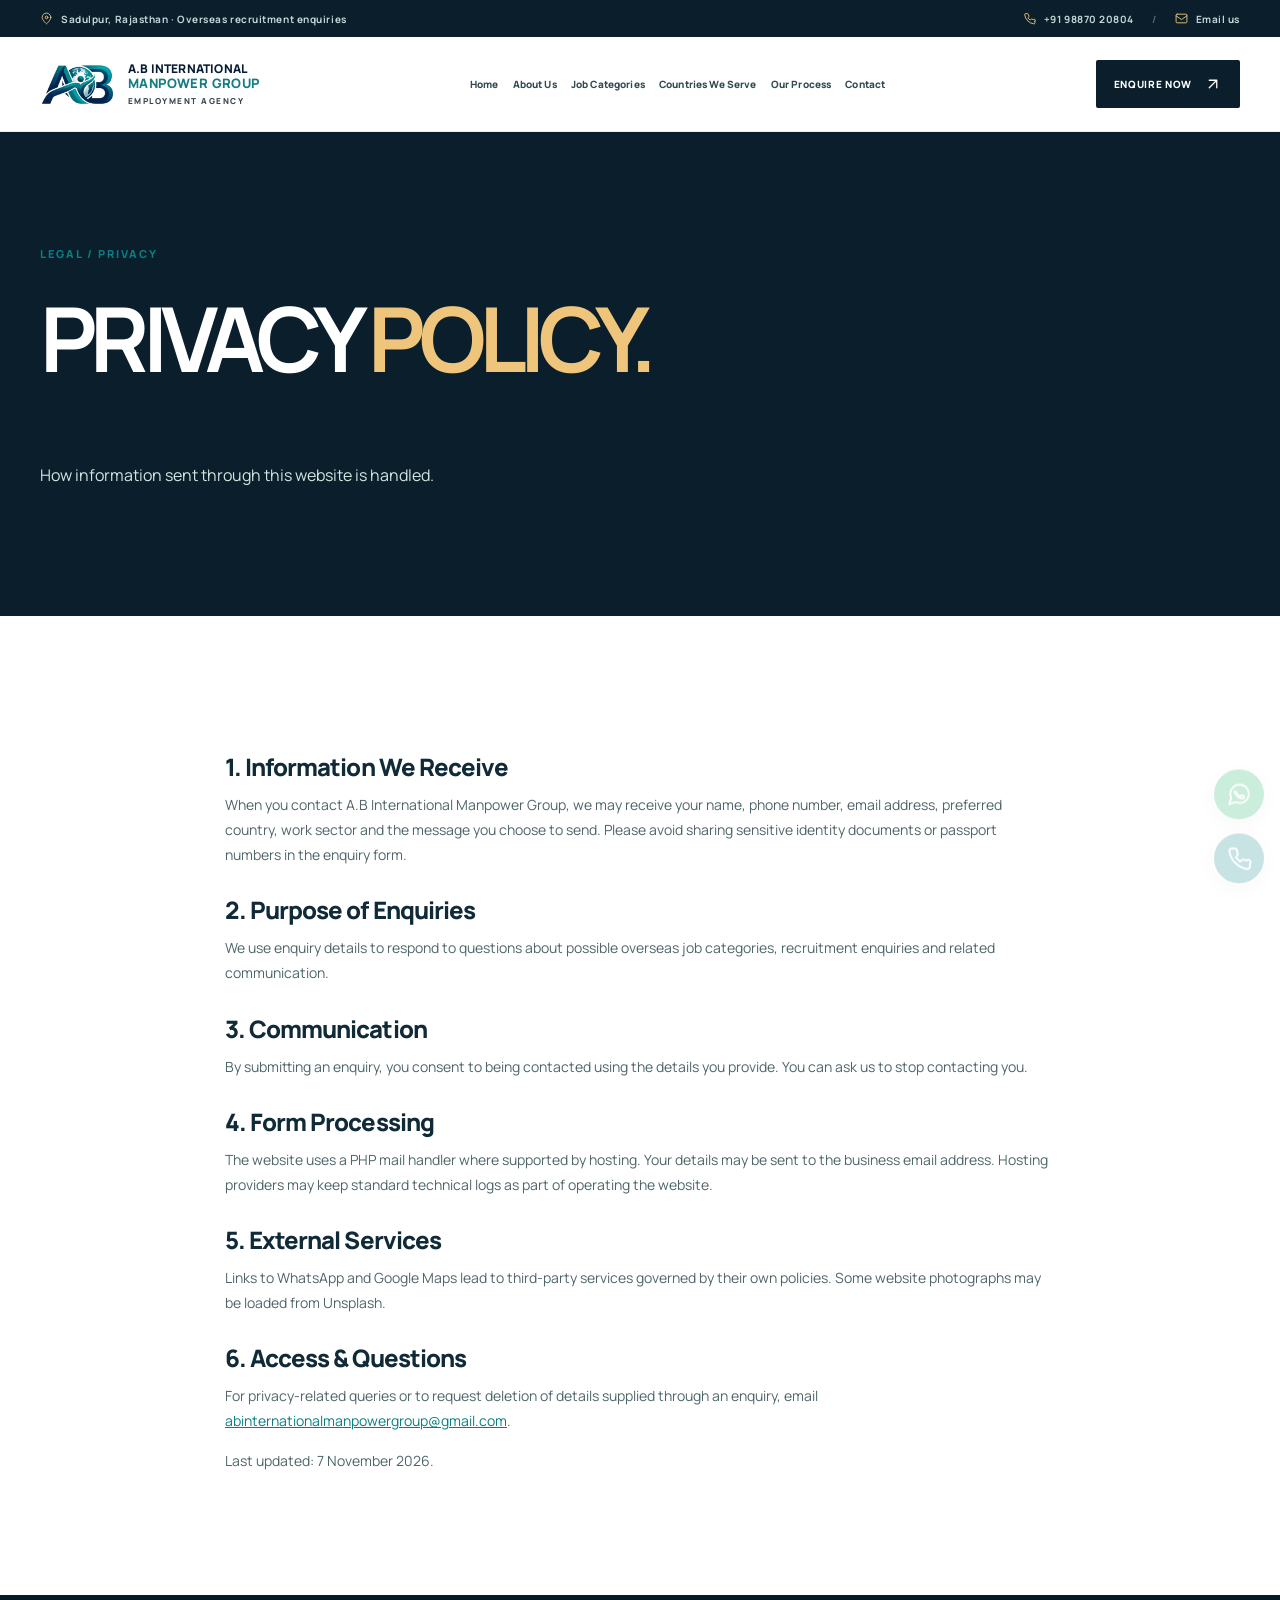
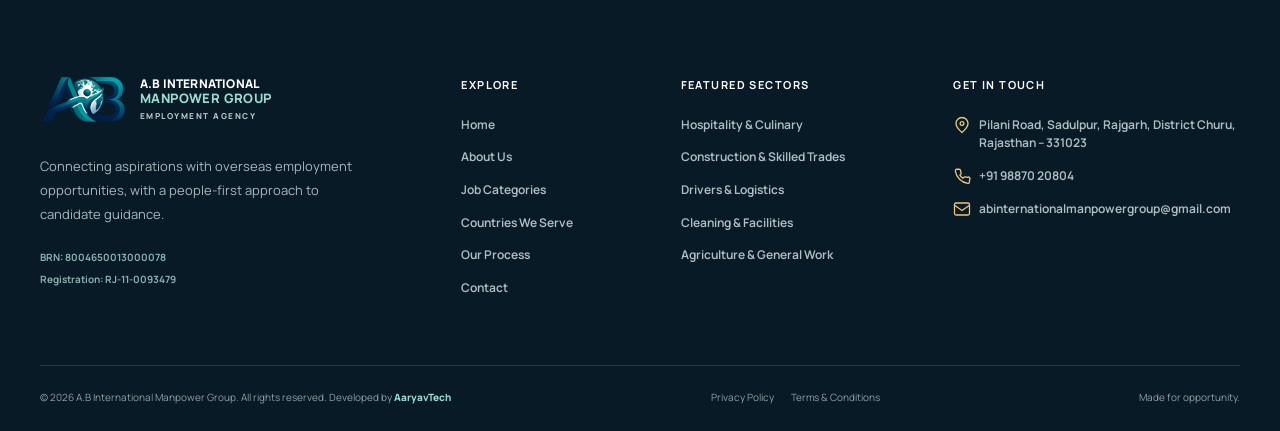
<file: privacy.html>
<!DOCTYPE html><html><head><meta http-equiv="refresh" content="0; url=privacy-policy.html"><link rel="canonical" href="privacy-policy.html"><title>Privacy Policy</title></head><body><p>Redirecting to <a href="privacy-policy.html">Privacy Policy</a>...</p></body></html>
</file>
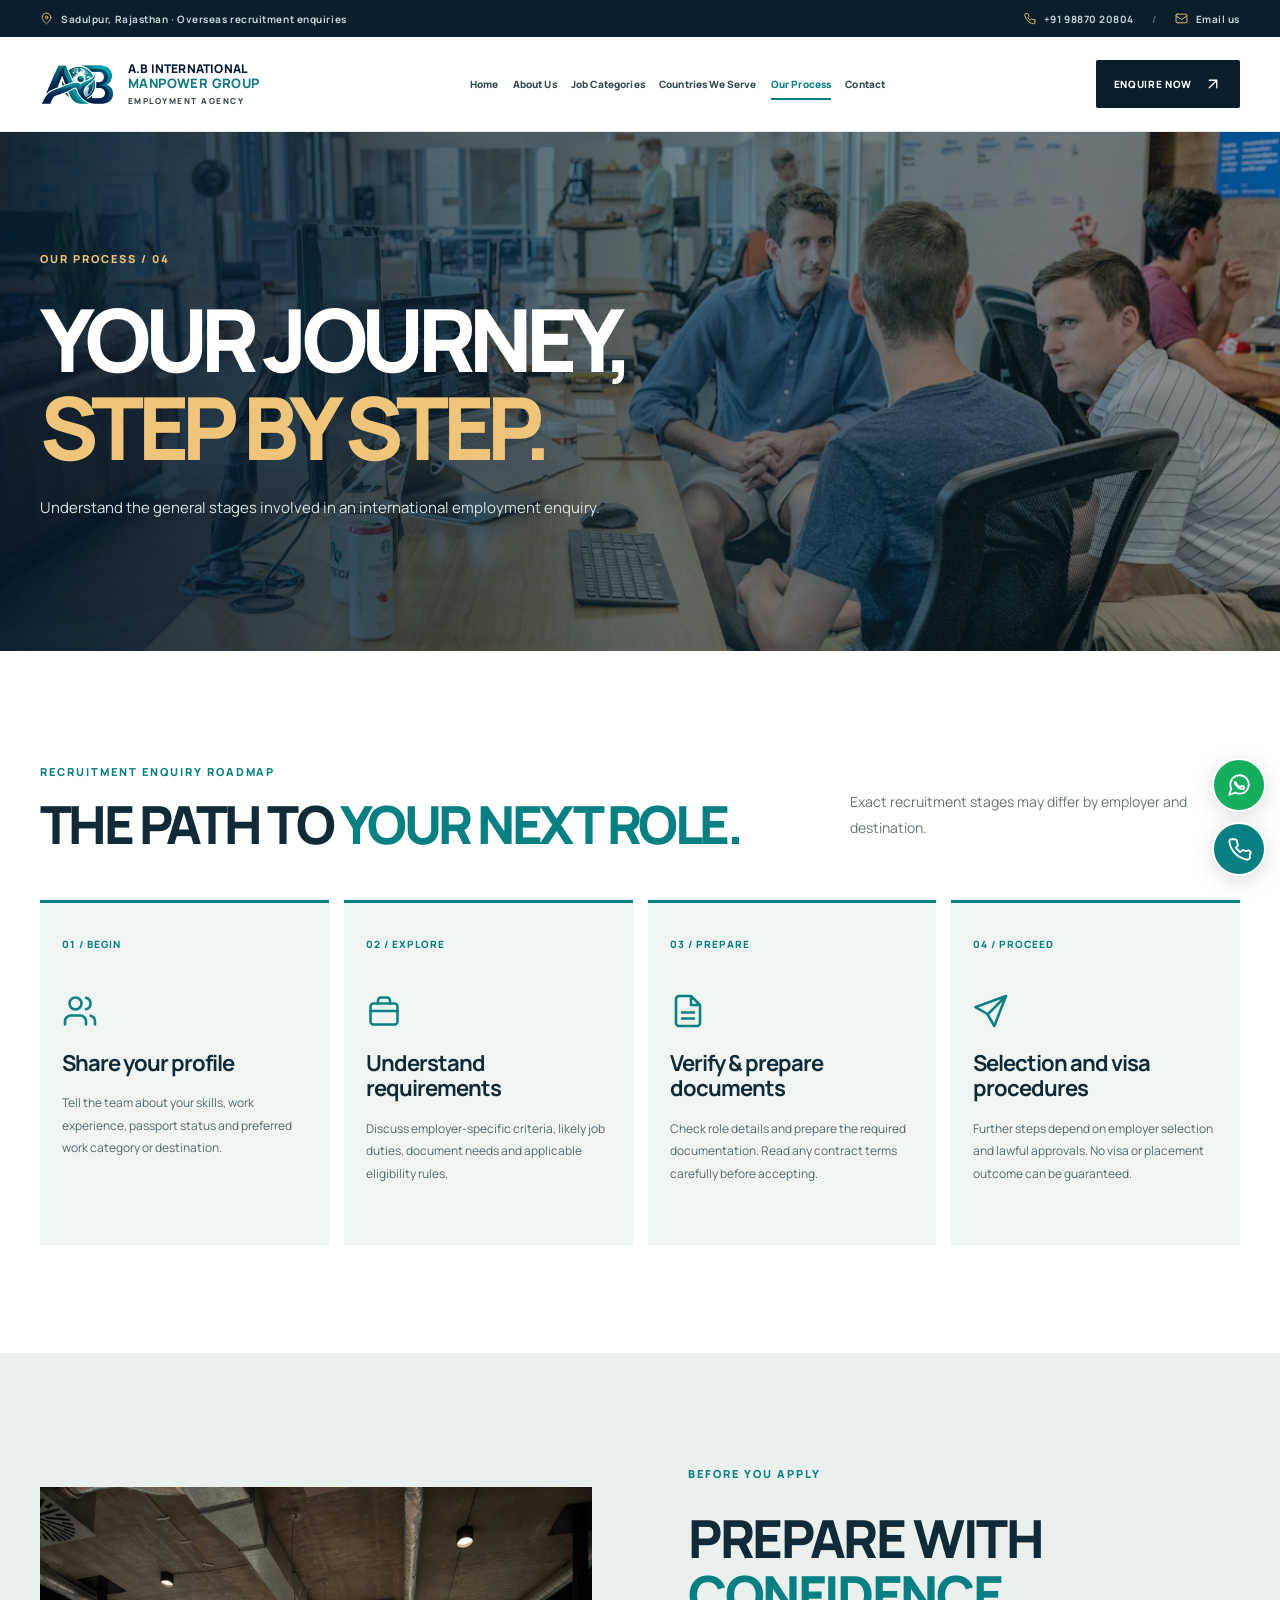
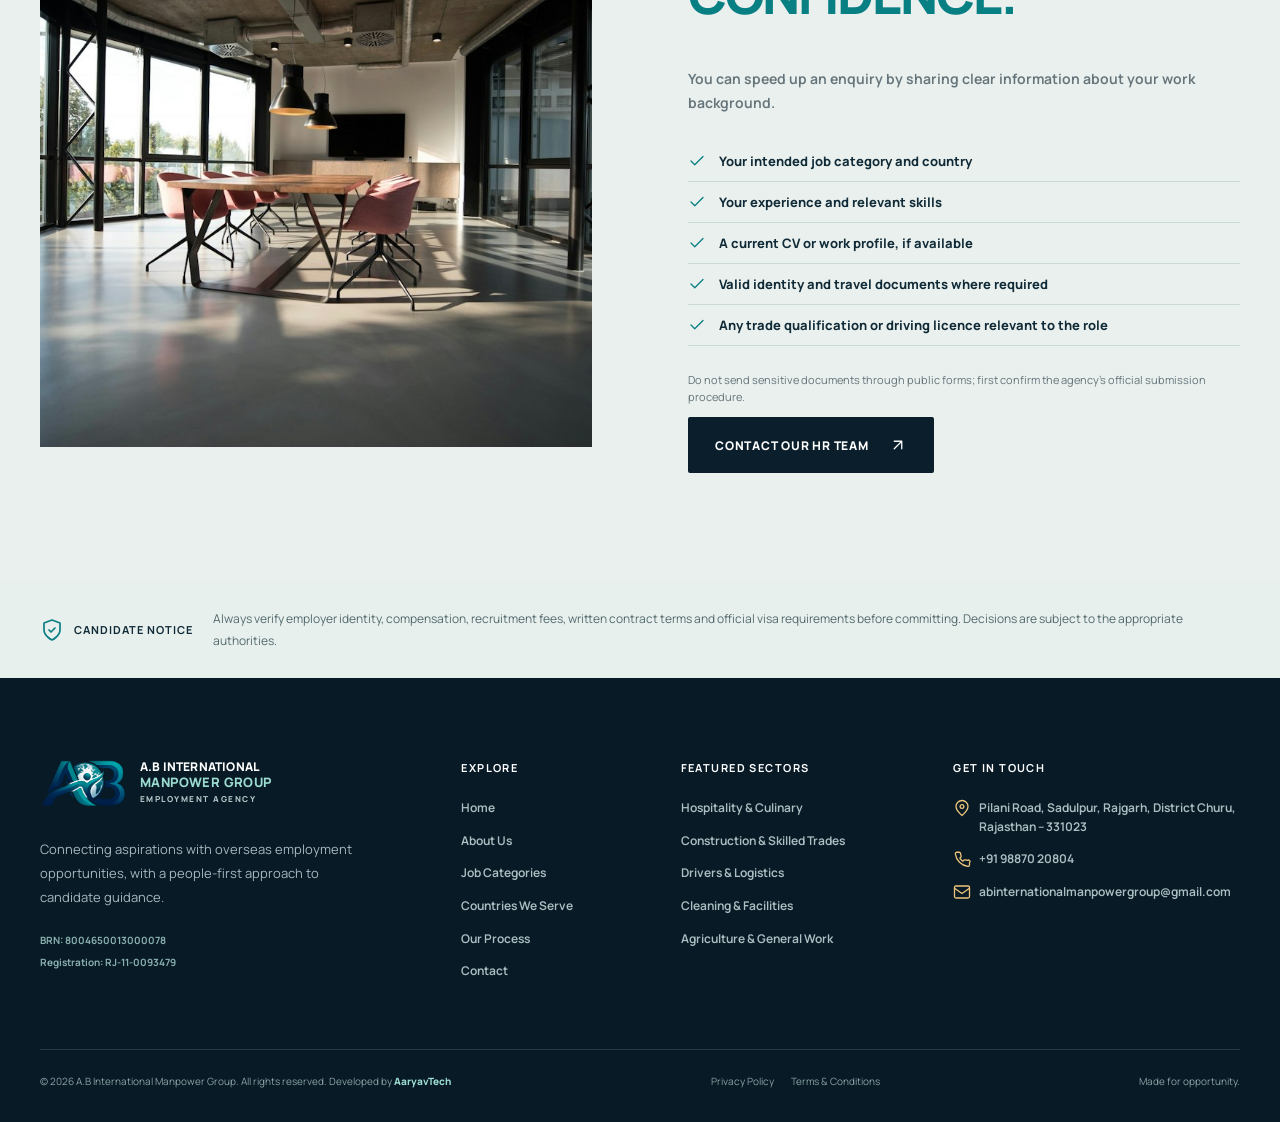
<file: process.html>
<!DOCTYPE html>
<html lang="en"><head><meta charset="utf-8"/><meta content="width=device-width,initial-scale=1,viewport-fit=cover" name="viewport"/><meta content="#0b2433" name="theme-color"/><meta content="Understand overseas recruitment enquiry stages, documents, eligibility and employer/visa approval procedures." name="description"/><title>Our Recruitment Process | A.B International Manpower Group</title><link href="assets/images/ab-logo-emblem.png" rel="icon" type="image/png"/><link href="https://images.unsplash.com" rel="preconnect"/><link href="assets/css/style.css" rel="stylesheet"/><script defer="" src="assets/js/main.js"></script><script type="application/ld+json">{"@context": "https://schema.org", "@type": "EmploymentAgency", "name": "A.B International Manpower Group", "email": "abinternationalmanpowergroup@gmail.com", "telephone": "+919887020804", "address": {"@type": "PostalAddress", "streetAddress": "Pilani Road, Sadulpur, Rajgarh", "addressLocality": "Sadulpur", "addressRegion": "Rajasthan", "postalCode": "331023", "addressCountry": "IN"}, "description": "Overseas work visa employment agency specialising in hospitality, construction, technical, driving, cleaning and agriculture job categories."}</script></head><body><div class="topbar"><div class="container topbar-inner"><span><svg aria-hidden="true" class="icon" fill="none" stroke="currentColor" stroke-linecap="round" stroke-linejoin="round" stroke-width="1.7" viewbox="0 0 24 24"><path d="M20 10c0 5-8 12-8 12S4 15 4 10a8 8 0 1 1 16 0z"></path><circle cx="12" cy="10" r="2.5"></circle></svg> Sadulpur, Rajasthan · Overseas recruitment enquiries</span><div><a href="tel:+919887020804"><svg aria-hidden="true" class="icon" fill="none" stroke="currentColor" stroke-linecap="round" stroke-linejoin="round" stroke-width="1.7" viewbox="0 0 24 24"><path d="M22 16.92v3a2 2 0 0 1-2.18 2A19.8 19.8 0 0 1 3.09 5.18 2 2 0 0 1 5.08 3h3a2 2 0 0 1 2 1.72c.12.96.35 1.9.69 2.79a2 2 0 0 1-.45 2.11L9.1 10.91a16 16 0 0 0 4 4l1.29-1.22a2 2 0 0 1 2.11-.45c.89.34 1.83.57 2.79.69A2 2 0 0 1 22 16.92z"></path></svg> +91 98870 20804</a><span class="topbar-sep">/</span><a href="mailto:abinternationalmanpowergroup@gmail.com"><svg aria-hidden="true" class="icon" fill="none" stroke="currentColor" stroke-linecap="round" stroke-linejoin="round" stroke-width="1.7" viewbox="0 0 24 24"><rect height="16" rx="2" width="20" x="2" y="4"></rect><path d="m22 7-10 7L2 7"></path></svg> Email us</a></div></div></div>
<header class="site-header" id="siteHeader"><div class="container header-content"><a aria-label="A.B International Manpower Group home" class="brand" href="index.html"><span class="brand-emblem"><img alt="A.B International Manpower Group original AB logo" height="62" src="assets/images/ab-logo-emblem.png" width="110"/></span><span class="brand-wordmark"><strong>A.B INTERNATIONAL</strong><em>MANPOWER GROUP</em><small>EMPLOYMENT AGENCY</small></span></a><nav aria-label="Main navigation" class="desktop-nav"><a class="" href="index.html">Home</a><a class="" href="about.html">About Us</a><a class="" href="jobs.html">Job Categories</a><a class="" href="destinations.html">Countries We Serve</a><a class="active" href="process.html">Our Process</a><a class="" href="contact.html">Contact</a></nav><div class="header-cta"><a class="btn btn-small btn-dark" href="contact.html">Enquire Now <svg aria-hidden="true" class="icon" fill="none" stroke="currentColor" stroke-linecap="round" stroke-linejoin="round" stroke-width="1.7" viewbox="0 0 24 24"><path d="m7 17 10-10M7 7h10v10"></path></svg></a><button aria-controls="mobilePanel" aria-expanded="false" aria-label="Open menu" class="hamburger" id="menuToggle"><svg aria-hidden="true" class="icon" fill="none" stroke="currentColor" stroke-linecap="round" stroke-linejoin="round" stroke-width="1.7" viewbox="0 0 24 24"><path d="M4 7h16M4 12h16M4 17h16"></path></svg></button></div></div></header>
<div class="menu-backdrop" id="menuBackdrop"></div><nav aria-hidden="true" aria-label="Mobile navigation" class="mobile-panel" id="mobilePanel"><div class="mobile-panel-head"><span>MENU / NAVIGATION</span><button aria-label="Close menu" id="menuClose"><svg aria-hidden="true" class="icon" fill="none" stroke="currentColor" stroke-linecap="round" stroke-linejoin="round" stroke-width="1.7" viewbox="0 0 24 24"><path d="M5 5l14 14M19 5 5 19"></path></svg></button></div><div class="mobile-nav-links"><a class="" href="index.html">Home<svg aria-hidden="true" class="icon" fill="none" stroke="currentColor" stroke-linecap="round" stroke-linejoin="round" stroke-width="1.7" viewbox="0 0 24 24"><path d="m7 17 10-10M7 7h10v10"></path></svg></a><a class="" href="about.html">About Us<svg aria-hidden="true" class="icon" fill="none" stroke="currentColor" stroke-linecap="round" stroke-linejoin="round" stroke-width="1.7" viewbox="0 0 24 24"><path d="m7 17 10-10M7 7h10v10"></path></svg></a><a class="" href="jobs.html">Job Categories<svg aria-hidden="true" class="icon" fill="none" stroke="currentColor" stroke-linecap="round" stroke-linejoin="round" stroke-width="1.7" viewbox="0 0 24 24"><path d="m7 17 10-10M7 7h10v10"></path></svg></a><a class="" href="destinations.html">Countries We Serve<svg aria-hidden="true" class="icon" fill="none" stroke="currentColor" stroke-linecap="round" stroke-linejoin="round" stroke-width="1.7" viewbox="0 0 24 24"><path d="m7 17 10-10M7 7h10v10"></path></svg></a><a class="active" href="process.html">Our Process<svg aria-hidden="true" class="icon" fill="none" stroke="currentColor" stroke-linecap="round" stroke-linejoin="round" stroke-width="1.7" viewbox="0 0 24 24"><path d="m7 17 10-10M7 7h10v10"></path></svg></a><a class="" href="contact.html">Contact<svg aria-hidden="true" class="icon" fill="none" stroke="currentColor" stroke-linecap="round" stroke-linejoin="round" stroke-width="1.7" viewbox="0 0 24 24"><path d="m7 17 10-10M7 7h10v10"></path></svg></a></div><div class="mobile-panel-bottom"><p>Start your overseas career enquiry</p><a class="btn btn-teal" href="https://wa.me/919887020804?text=Hello%20A.B%20International%20Manpower%20Group%2C%20I%20would%20like%20to%20enquire%20about%20overseas%20job%20opportunities." rel="noopener" target="_blank">WhatsApp Us <svg aria-hidden="true" class="icon" fill="none" stroke="currentColor" stroke-linecap="round" stroke-linejoin="round" stroke-width="1.7" viewbox="0 0 24 24"><path d="m7 17 10-10M7 7h10v10"></path></svg></a><a href="tel:+919887020804"><svg aria-hidden="true" class="icon" fill="none" stroke="currentColor" stroke-linecap="round" stroke-linejoin="round" stroke-width="1.7" viewbox="0 0 24 24"><path d="M22 16.92v3a2 2 0 0 1-2.18 2A19.8 19.8 0 0 1 3.09 5.18 2 2 0 0 1 5.08 3h3a2 2 0 0 1 2 1.72c.12.96.35 1.9.69 2.79a2 2 0 0 1-.45 2.11L9.1 10.91a16 16 0 0 0 4 4l1.29-1.22a2 2 0 0 1 2.11-.45c.89.34 1.83.57 2.79.69A2 2 0 0 1 22 16.92z"></path></svg> +91 98870 20804</a></div></nav><main id="mainContent">
<section class="inner-hero"><div class="inner-hero-photo"><img alt="Professional career planning discussion" class="" decoding="async" loading="lazy" referrerpolicy="no-referrer" src="assets/images/photo-1556761175-b413da4baf72.jpg" data-remote-src="https://images.unsplash.com/photo-1556761175-b413da4baf72?auto=format&amp;fit=crop&amp;w=1200&amp;q=82"/></div><div class="container inner-hero-inner"><span class="eyebrow eyebrow-light">OUR PROCESS / 04</span><h1>YOUR JOURNEY,<br/><em>STEP BY STEP.</em></h1><p>Understand the general stages involved in an international employment enquiry.</p></div></section>
<section class="process-page section-space"><div class="container"><div class="section-head"><div><span class="eyebrow">RECRUITMENT ENQUIRY ROADMAP</span><h2>THE PATH TO <em>YOUR NEXT ROLE.</em></h2></div><div class="head-side"><p>Exact recruitment stages may differ by employer and destination.</p></div></div>
<div class="process-cards"><div class="process-card"><span>01 / BEGIN</span><svg aria-hidden="true" class="icon" fill="none" stroke="currentColor" stroke-linecap="round" stroke-linejoin="round" stroke-width="1.7" viewbox="0 0 24 24"><path d="M16 21v-2a4 4 0 0 0-4-4H6a4 4 0 0 0-4 4v2"></path><circle cx="9" cy="7" r="4"></circle><path d="M22 21v-2a4 4 0 0 0-3-3.87M16 3.13a4 4 0 0 1 0 7.75"></path></svg><h3>Share your profile</h3><p>Tell the team about your skills, work experience, passport status and preferred work category or destination.</p></div><div class="process-card"><span>02 / EXPLORE</span><svg aria-hidden="true" class="icon" fill="none" stroke="currentColor" stroke-linecap="round" stroke-linejoin="round" stroke-width="1.7" viewbox="0 0 24 24"><rect height="14" rx="2" width="18" x="3" y="7"></rect><path d="M8 7V5a2 2 0 0 1 2-2h4a2 2 0 0 1 2 2v2M3 12h18"></path></svg><h3>Understand requirements</h3><p>Discuss employer-specific criteria, likely job duties, document needs and applicable eligibility rules.</p></div><div class="process-card"><span>03 / PREPARE</span><svg aria-hidden="true" class="icon" fill="none" stroke="currentColor" stroke-linecap="round" stroke-linejoin="round" stroke-width="1.7" viewbox="0 0 24 24"><path d="M14 2H6a2 2 0 0 0-2 2v16a2 2 0 0 0 2 2h12a2 2 0 0 0 2-2V8zM14 2v6h6M8 13h8M8 17h8"></path></svg><h3>Verify &amp; prepare documents</h3><p>Check role details and prepare the required documentation. Read any contract terms carefully before accepting.</p></div><div class="process-card"><span>04 / PROCEED</span><svg aria-hidden="true" class="icon" fill="none" stroke="currentColor" stroke-linecap="round" stroke-linejoin="round" stroke-width="1.7" viewbox="0 0 24 24"><path d="M22 2 9.6 14.4M22 2l-7.8 20-4.6-8-8-4.6z"></path></svg><h3>Selection and visa procedures</h3><p>Further steps depend on employer selection and lawful approvals. No visa or placement outcome can be guaranteed.</p></div></div></div></section>
<section class="prepare-section section-space"><div class="container prep-grid"><div class="prep-photo"><img alt="Office table in a professional workspace" class="" decoding="async" loading="lazy" referrerpolicy="no-referrer" src="assets/images/photo-1497366811353-6870744d04b2.jpg" data-remote-src="https://images.unsplash.com/photo-1497366811353-6870744d04b2?auto=format&amp;fit=crop&amp;w=1150&amp;q=82"/></div><div><span class="eyebrow">BEFORE YOU APPLY</span><h2>PREPARE WITH<br/><em>CONFIDENCE.</em></h2><p class="lead">You can speed up an enquiry by sharing clear information about your work background.</p><ul class="checklist"><li><svg aria-hidden="true" class="icon" fill="none" stroke="currentColor" stroke-linecap="round" stroke-linejoin="round" stroke-width="1.7" viewbox="0 0 24 24"><path d="m4 12 5 5L20 6"></path></svg> Your intended job category and country</li><li><svg aria-hidden="true" class="icon" fill="none" stroke="currentColor" stroke-linecap="round" stroke-linejoin="round" stroke-width="1.7" viewbox="0 0 24 24"><path d="m4 12 5 5L20 6"></path></svg> Your experience and relevant skills</li><li><svg aria-hidden="true" class="icon" fill="none" stroke="currentColor" stroke-linecap="round" stroke-linejoin="round" stroke-width="1.7" viewbox="0 0 24 24"><path d="m4 12 5 5L20 6"></path></svg> A current CV or work profile, if available</li><li><svg aria-hidden="true" class="icon" fill="none" stroke="currentColor" stroke-linecap="round" stroke-linejoin="round" stroke-width="1.7" viewbox="0 0 24 24"><path d="m4 12 5 5L20 6"></path></svg> Valid identity and travel documents where required</li><li><svg aria-hidden="true" class="icon" fill="none" stroke="currentColor" stroke-linecap="round" stroke-linejoin="round" stroke-width="1.7" viewbox="0 0 24 24"><path d="m4 12 5 5L20 6"></path></svg> Any trade qualification or driving licence relevant to the role</li></ul><p class="small-note">Do not send sensitive documents through public forms; first confirm the agency’s official submission procedure.</p><a class="btn btn-dark" href="contact.html">Contact Our HR Team <svg aria-hidden="true" class="icon" fill="none" stroke="currentColor" stroke-linecap="round" stroke-linejoin="round" stroke-width="1.7" viewbox="0 0 24 24"><path d="m7 17 10-10M7 7h10v10"></path></svg></a></div></div></section>
<section class="job-disclaimer"><div class="container"><strong><svg aria-hidden="true" class="icon" fill="none" stroke="currentColor" stroke-linecap="round" stroke-linejoin="round" stroke-width="1.7" viewbox="0 0 24 24"><path d="M12 22s8-4 8-10V5l-8-3-8 3v7c0 6 8 10 8 10z"></path><path d="m9 12 2 2 4-4"></path></svg> CANDIDATE NOTICE</strong><p>Always verify employer identity, compensation, recruitment fees, written contract terms and official visa requirements before committing. Decisions are subject to the appropriate authorities.</p></div></section>
</main><footer class="site-footer"><div class="container"><div class="footer-top"><div class="footer-brand"><a class="brand brand-footer" href="index.html"><span class="brand-emblem"><img alt="A.B International Manpower Group original AB logo" height="70" src="assets/images/ab-logo-emblem.png" width="105"/></span><span class="brand-wordmark"><strong>A.B INTERNATIONAL</strong><em>MANPOWER GROUP</em><small>EMPLOYMENT AGENCY</small></span></a><p>Connecting aspirations with overseas employment opportunities, with a people-first approach to candidate guidance.</p><div class="footer-credentials"><span>BRN: 8004650013000078</span><span>Registration: RJ-11-0093479</span></div></div><div class="footer-col"><h4>Explore</h4><div class="footer-nav"><a href="index.html">Home</a><a href="about.html">About Us</a><a href="jobs.html">Job Categories</a><a href="destinations.html">Countries We Serve</a><a href="process.html">Our Process</a><a href="contact.html">Contact</a></div></div><div class="footer-col"><h4>Featured sectors</h4><a href="jobs.html?category=Hospitality">Hospitality &amp; Culinary</a><a href="jobs.html?category=Construction">Construction &amp; Skilled Trades</a><a href="jobs.html?category=Logistics">Drivers &amp; Logistics</a><a href="jobs.html?category=Cleaning">Cleaning &amp; Facilities</a><a href="jobs.html?category=Agriculture">Agriculture &amp; General Work</a></div><div class="footer-col footer-contact"><h4>Get in touch</h4><a href="https://www.google.com/maps/search/?api=1&amp;query=Pilani+Road+Sadulpur+Rajgarh+Churu+Rajasthan+331023" rel="noopener" target="_blank"><svg aria-hidden="true" class="icon" fill="none" stroke="currentColor" stroke-linecap="round" stroke-linejoin="round" stroke-width="1.7" viewbox="0 0 24 24"><path d="M20 10c0 5-8 12-8 12S4 15 4 10a8 8 0 1 1 16 0z"></path><circle cx="12" cy="10" r="2.5"></circle></svg> Pilani Road, Sadulpur, Rajgarh, District Churu, Rajasthan – 331023</a><a href="tel:+919887020804"><svg aria-hidden="true" class="icon" fill="none" stroke="currentColor" stroke-linecap="round" stroke-linejoin="round" stroke-width="1.7" viewbox="0 0 24 24"><path d="M22 16.92v3a2 2 0 0 1-2.18 2A19.8 19.8 0 0 1 3.09 5.18 2 2 0 0 1 5.08 3h3a2 2 0 0 1 2 1.72c.12.96.35 1.9.69 2.79a2 2 0 0 1-.45 2.11L9.1 10.91a16 16 0 0 0 4 4l1.29-1.22a2 2 0 0 1 2.11-.45c.89.34 1.83.57 2.79.69A2 2 0 0 1 22 16.92z"></path></svg> +91 98870 20804</a><a href="mailto:abinternationalmanpowergroup@gmail.com"><svg aria-hidden="true" class="icon" fill="none" stroke="currentColor" stroke-linecap="round" stroke-linejoin="round" stroke-width="1.7" viewbox="0 0 24 24"><rect height="16" rx="2" width="20" x="2" y="4"></rect><path d="m22 7-10 7L2 7"></path></svg> abinternationalmanpowergroup@gmail.com</a></div></div><div class="footer-bottom"><p>© <span id="year">2026</span> A.B International Manpower Group. All rights reserved. Developed by <a class="developer-link" href="https://aaryavtech.online/" rel="noopener" target="_blank"><strong>AaryavTech</strong></a></p><div><a href="privacy-policy.html">Privacy Policy</a><a href="terms-and-conditions.html">Terms &amp; Conditions</a></div><span>Made for opportunity.</span></div></div></footer>
<div aria-label="Quick contact" class="floating-contact"><a aria-label="WhatsApp A.B International Manpower Group" class="float-wa" href="https://wa.me/919887020804?text=Hello%20A.B%20International%20Manpower%20Group%2C%20I%20would%20like%20to%20enquire%20about%20overseas%20job%20opportunities." rel="noopener" target="_blank" title="WhatsApp us"><svg aria-hidden="true" class="icon" fill="none" stroke="currentColor" stroke-linecap="round" stroke-linejoin="round" stroke-width="1.7" viewbox="0 0 24 24"><path d="M21 11.5a8.38 8.38 0 0 1-.9 3.8 8.5 8.5 0 0 1-7.6 4.7 8.38 8.38 0 0 1-3.8-.9L3 21l1.9-5.7a8.38 8.38 0 0 1-.9-3.8A8.5 8.5 0 0 1 12.5 3h.5a8.48 8.48 0 0 1 8 8z"></path><path d="M9 9.5c.6 2 2.2 3.6 4.4 4.3l1.4-1.1 2 1.2-.4 1.7c-3.5 1.2-8.4-3.5-8.5-6.3z"></path></svg></a><a aria-label="Call A.B International Manpower Group" class="float-call" href="tel:+919887020804" title="Call now"><svg aria-hidden="true" class="icon" fill="none" stroke="currentColor" stroke-linecap="round" stroke-linejoin="round" stroke-width="1.7" viewbox="0 0 24 24"><path d="M22 16.92v3a2 2 0 0 1-2.18 2A19.8 19.8 0 0 1 3.09 5.18 2 2 0 0 1 5.08 3h3a2 2 0 0 1 2 1.72c.12.96.35 1.9.69 2.79a2 2 0 0 1-.45 2.11L9.1 10.91a16 16 0 0 0 4 4l1.29-1.22a2 2 0 0 1 2.11-.45c.89.34 1.83.57 2.79.69A2 2 0 0 1 22 16.92z"></path></svg></a></div><button aria-label="Back to top" class="back-top" id="backTop">↑</button>
</body></html>
</file>
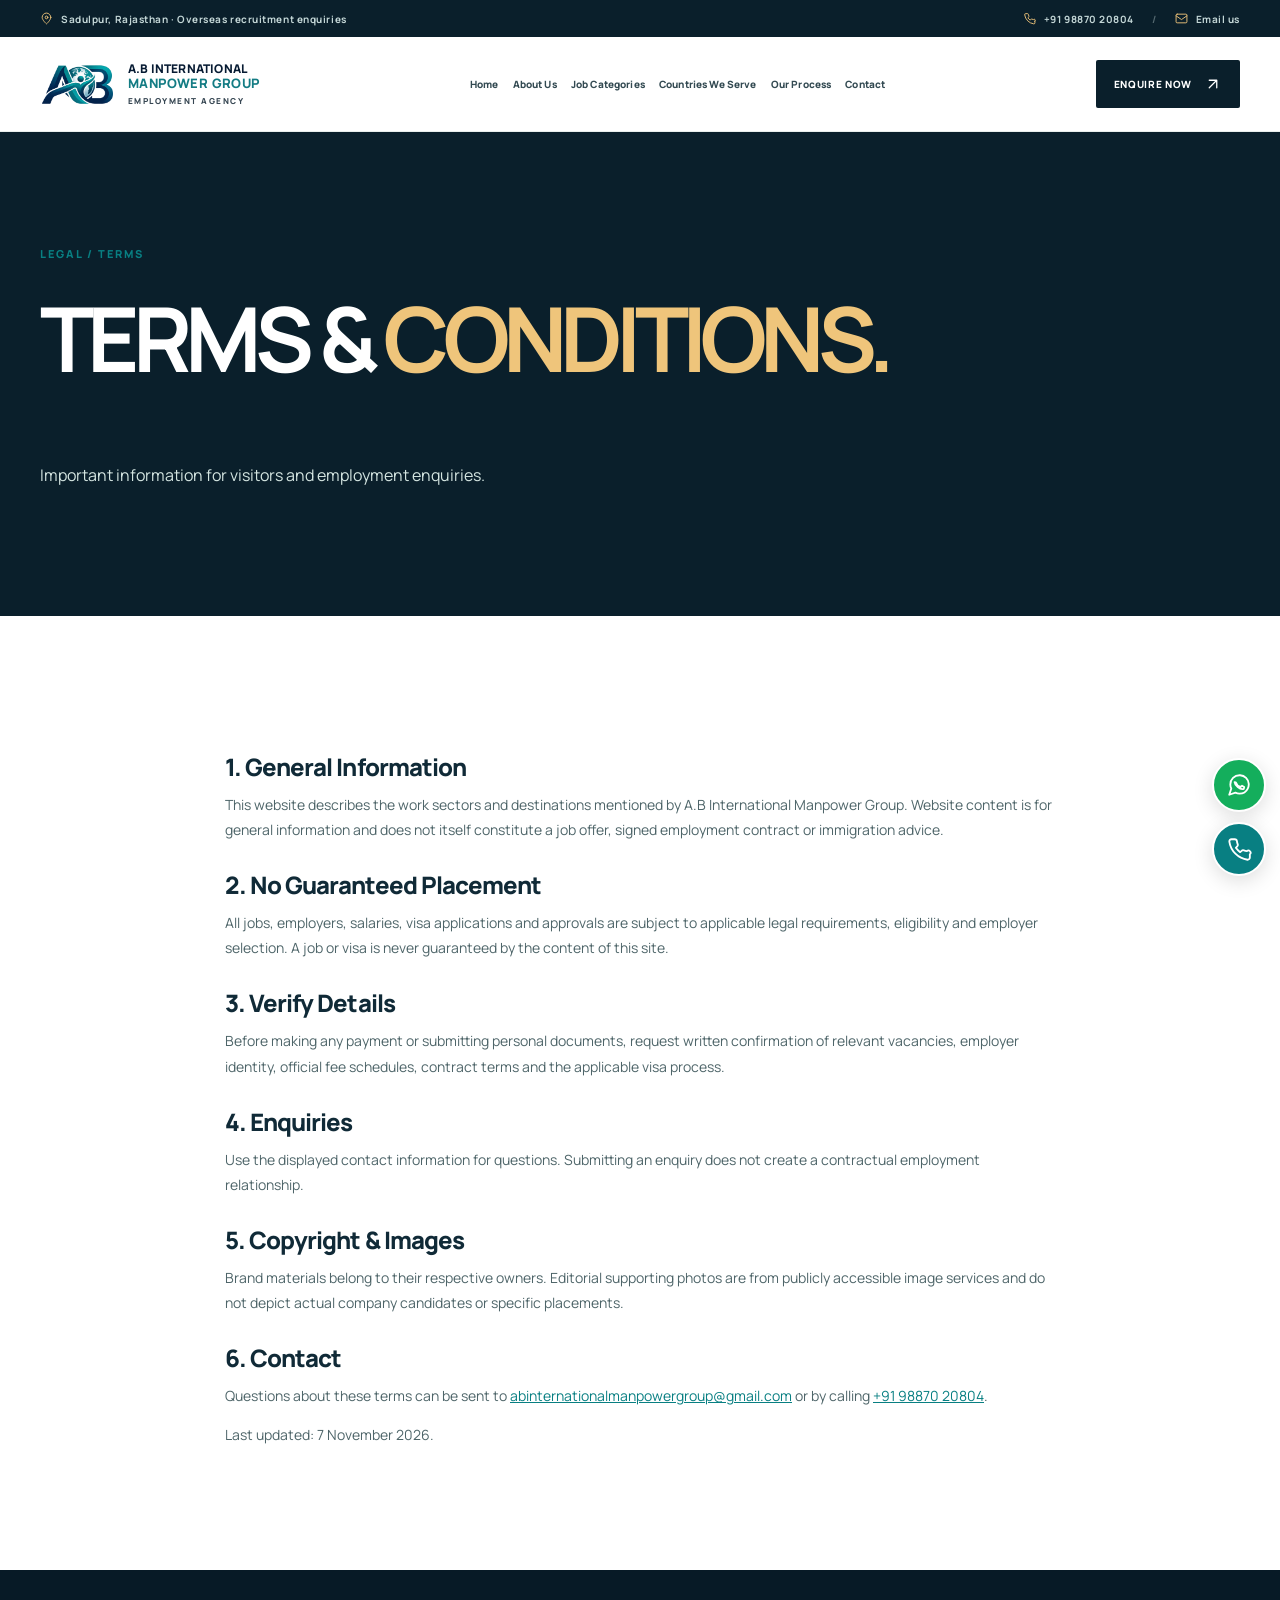
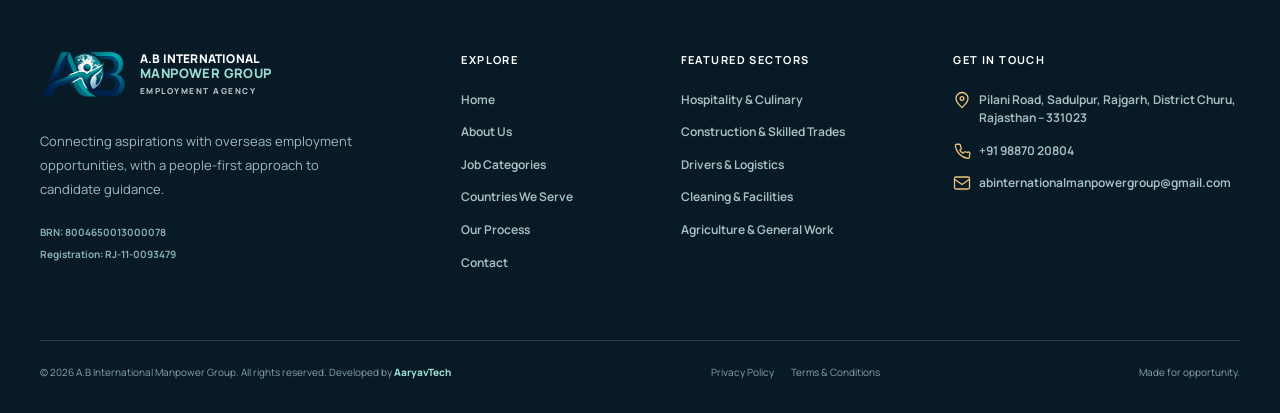
<file: terms-and-conditions.html>
<!DOCTYPE html>
<html lang="en"><head><meta charset="utf-8"/><meta content="width=device-width,initial-scale=1,viewport-fit=cover" name="viewport"/><meta content="#0b2433" name="theme-color"/><meta content="Terms and conditions for website visitors and overseas employment enquiries." name="description"/><title>Terms &amp; Conditions | A.B International Manpower Group</title><link href="assets/images/ab-logo-emblem.png" rel="icon" type="image/png"/><link href="https://images.unsplash.com" rel="preconnect"/><link href="assets/css/style.css" rel="stylesheet"/><script defer="" src="assets/js/main.js"></script><script type="application/ld+json">{"@context": "https://schema.org", "@type": "EmploymentAgency", "name": "A.B International Manpower Group", "email": "abinternationalmanpowergroup@gmail.com", "telephone": "+919887020804", "address": {"@type": "PostalAddress", "streetAddress": "Pilani Road, Sadulpur, Rajgarh", "addressLocality": "Sadulpur", "addressRegion": "Rajasthan", "postalCode": "331023", "addressCountry": "IN"}, "description": "Overseas work visa employment agency specialising in hospitality, construction, technical, driving, cleaning and agriculture job categories."}</script></head><body><div class="topbar"><div class="container topbar-inner"><span><svg aria-hidden="true" class="icon" fill="none" stroke="currentColor" stroke-linecap="round" stroke-linejoin="round" stroke-width="1.7" viewbox="0 0 24 24"><path d="M20 10c0 5-8 12-8 12S4 15 4 10a8 8 0 1 1 16 0z"></path><circle cx="12" cy="10" r="2.5"></circle></svg> Sadulpur, Rajasthan · Overseas recruitment enquiries</span><div><a href="tel:+919887020804"><svg aria-hidden="true" class="icon" fill="none" stroke="currentColor" stroke-linecap="round" stroke-linejoin="round" stroke-width="1.7" viewbox="0 0 24 24"><path d="M22 16.92v3a2 2 0 0 1-2.18 2A19.8 19.8 0 0 1 3.09 5.18 2 2 0 0 1 5.08 3h3a2 2 0 0 1 2 1.72c.12.96.35 1.9.69 2.79a2 2 0 0 1-.45 2.11L9.1 10.91a16 16 0 0 0 4 4l1.29-1.22a2 2 0 0 1 2.11-.45c.89.34 1.83.57 2.79.69A2 2 0 0 1 22 16.92z"></path></svg> +91 98870 20804</a><span class="topbar-sep">/</span><a href="mailto:abinternationalmanpowergroup@gmail.com"><svg aria-hidden="true" class="icon" fill="none" stroke="currentColor" stroke-linecap="round" stroke-linejoin="round" stroke-width="1.7" viewbox="0 0 24 24"><rect height="16" rx="2" width="20" x="2" y="4"></rect><path d="m22 7-10 7L2 7"></path></svg> Email us</a></div></div></div>
<header class="site-header" id="siteHeader"><div class="container header-content"><a aria-label="A.B International Manpower Group home" class="brand" href="index.html"><span class="brand-emblem"><img alt="A.B International Manpower Group original AB logo" height="62" src="assets/images/ab-logo-emblem.png" width="110"/></span><span class="brand-wordmark"><strong>A.B INTERNATIONAL</strong><em>MANPOWER GROUP</em><small>EMPLOYMENT AGENCY</small></span></a><nav aria-label="Main navigation" class="desktop-nav"><a class="" href="index.html">Home</a><a class="" href="about.html">About Us</a><a class="" href="jobs.html">Job Categories</a><a class="" href="destinations.html">Countries We Serve</a><a class="" href="process.html">Our Process</a><a class="" href="contact.html">Contact</a></nav><div class="header-cta"><a class="btn btn-small btn-dark" href="contact.html">Enquire Now <svg aria-hidden="true" class="icon" fill="none" stroke="currentColor" stroke-linecap="round" stroke-linejoin="round" stroke-width="1.7" viewbox="0 0 24 24"><path d="m7 17 10-10M7 7h10v10"></path></svg></a><button aria-controls="mobilePanel" aria-expanded="false" aria-label="Open menu" class="hamburger" id="menuToggle"><svg aria-hidden="true" class="icon" fill="none" stroke="currentColor" stroke-linecap="round" stroke-linejoin="round" stroke-width="1.7" viewbox="0 0 24 24"><path d="M4 7h16M4 12h16M4 17h16"></path></svg></button></div></div></header>
<div class="menu-backdrop" id="menuBackdrop"></div><nav aria-hidden="true" aria-label="Mobile navigation" class="mobile-panel" id="mobilePanel"><div class="mobile-panel-head"><span>MENU / NAVIGATION</span><button aria-label="Close menu" id="menuClose"><svg aria-hidden="true" class="icon" fill="none" stroke="currentColor" stroke-linecap="round" stroke-linejoin="round" stroke-width="1.7" viewbox="0 0 24 24"><path d="M5 5l14 14M19 5 5 19"></path></svg></button></div><div class="mobile-nav-links"><a class="" href="index.html">Home<svg aria-hidden="true" class="icon" fill="none" stroke="currentColor" stroke-linecap="round" stroke-linejoin="round" stroke-width="1.7" viewbox="0 0 24 24"><path d="m7 17 10-10M7 7h10v10"></path></svg></a><a class="" href="about.html">About Us<svg aria-hidden="true" class="icon" fill="none" stroke="currentColor" stroke-linecap="round" stroke-linejoin="round" stroke-width="1.7" viewbox="0 0 24 24"><path d="m7 17 10-10M7 7h10v10"></path></svg></a><a class="" href="jobs.html">Job Categories<svg aria-hidden="true" class="icon" fill="none" stroke="currentColor" stroke-linecap="round" stroke-linejoin="round" stroke-width="1.7" viewbox="0 0 24 24"><path d="m7 17 10-10M7 7h10v10"></path></svg></a><a class="" href="destinations.html">Countries We Serve<svg aria-hidden="true" class="icon" fill="none" stroke="currentColor" stroke-linecap="round" stroke-linejoin="round" stroke-width="1.7" viewbox="0 0 24 24"><path d="m7 17 10-10M7 7h10v10"></path></svg></a><a class="" href="process.html">Our Process<svg aria-hidden="true" class="icon" fill="none" stroke="currentColor" stroke-linecap="round" stroke-linejoin="round" stroke-width="1.7" viewbox="0 0 24 24"><path d="m7 17 10-10M7 7h10v10"></path></svg></a><a class="" href="contact.html">Contact<svg aria-hidden="true" class="icon" fill="none" stroke="currentColor" stroke-linecap="round" stroke-linejoin="round" stroke-width="1.7" viewbox="0 0 24 24"><path d="m7 17 10-10M7 7h10v10"></path></svg></a></div><div class="mobile-panel-bottom"><p>Start your overseas career enquiry</p><a class="btn btn-teal" href="https://wa.me/919887020804?text=Hello%20A.B%20International%20Manpower%20Group%2C%20I%20would%20like%20to%20enquire%20about%20overseas%20job%20opportunities." rel="noopener" target="_blank">WhatsApp Us <svg aria-hidden="true" class="icon" fill="none" stroke="currentColor" stroke-linecap="round" stroke-linejoin="round" stroke-width="1.7" viewbox="0 0 24 24"><path d="m7 17 10-10M7 7h10v10"></path></svg></a><a href="tel:+919887020804"><svg aria-hidden="true" class="icon" fill="none" stroke="currentColor" stroke-linecap="round" stroke-linejoin="round" stroke-width="1.7" viewbox="0 0 24 24"><path d="M22 16.92v3a2 2 0 0 1-2.18 2A19.8 19.8 0 0 1 3.09 5.18 2 2 0 0 1 5.08 3h3a2 2 0 0 1 2 1.72c.12.96.35 1.9.69 2.79a2 2 0 0 1-.45 2.11L9.1 10.91a16 16 0 0 0 4 4l1.29-1.22a2 2 0 0 1 2.11-.45c.89.34 1.83.57 2.79.69A2 2 0 0 1 22 16.92z"></path></svg> +91 98870 20804</a></div></nav><main id="mainContent"><section class="plain-hero"><div class="container"><span class="eyebrow">LEGAL / TERMS</span><h1>TERMS &amp; <em>CONDITIONS.</em></h1><p>Important information for visitors and employment enquiries.</p></div></section><section class="policy-section section-space"><div class="container prose"><h2>1. General Information</h2><p>This website describes the work sectors and destinations mentioned by A.B International Manpower Group. Website content is for general information and does not itself constitute a job offer, signed employment contract or immigration advice.</p><h2>2. No Guaranteed Placement</h2><p>All jobs, employers, salaries, visa applications and approvals are subject to applicable legal requirements, eligibility and employer selection. A job or visa is never guaranteed by the content of this site.</p><h2>3. Verify Details</h2><p>Before making any payment or submitting personal documents, request written confirmation of relevant vacancies, employer identity, official fee schedules, contract terms and the applicable visa process.</p><h2>4. Enquiries</h2><p>Use the displayed contact information for questions. Submitting an enquiry does not create a contractual employment relationship.</p><h2>5. Copyright &amp; Images</h2><p>Brand materials belong to their respective owners. Editorial supporting photos are from publicly accessible image services and do not depict actual company candidates or specific placements.</p><h2>6. Contact</h2><p>Questions about these terms can be sent to <a href="mailto:abinternationalmanpowergroup@gmail.com">abinternationalmanpowergroup@gmail.com</a> or by calling <a href="tel:+919887020804">+91 98870 20804</a>.</p><p>Last updated: 7 November 2026.</p></div></section></main><footer class="site-footer"><div class="container"><div class="footer-top"><div class="footer-brand"><a class="brand brand-footer" href="index.html"><span class="brand-emblem"><img alt="A.B International Manpower Group original AB logo" height="70" src="assets/images/ab-logo-emblem.png" width="105"/></span><span class="brand-wordmark"><strong>A.B INTERNATIONAL</strong><em>MANPOWER GROUP</em><small>EMPLOYMENT AGENCY</small></span></a><p>Connecting aspirations with overseas employment opportunities, with a people-first approach to candidate guidance.</p><div class="footer-credentials"><span>BRN: 8004650013000078</span><span>Registration: RJ-11-0093479</span></div></div><div class="footer-col"><h4>Explore</h4><div class="footer-nav"><a href="index.html">Home</a><a href="about.html">About Us</a><a href="jobs.html">Job Categories</a><a href="destinations.html">Countries We Serve</a><a href="process.html">Our Process</a><a href="contact.html">Contact</a></div></div><div class="footer-col"><h4>Featured sectors</h4><a href="jobs.html?category=Hospitality">Hospitality &amp; Culinary</a><a href="jobs.html?category=Construction">Construction &amp; Skilled Trades</a><a href="jobs.html?category=Logistics">Drivers &amp; Logistics</a><a href="jobs.html?category=Cleaning">Cleaning &amp; Facilities</a><a href="jobs.html?category=Agriculture">Agriculture &amp; General Work</a></div><div class="footer-col footer-contact"><h4>Get in touch</h4><a href="https://www.google.com/maps/search/?api=1&amp;query=Pilani+Road+Sadulpur+Rajgarh+Churu+Rajasthan+331023" rel="noopener" target="_blank"><svg aria-hidden="true" class="icon" fill="none" stroke="currentColor" stroke-linecap="round" stroke-linejoin="round" stroke-width="1.7" viewbox="0 0 24 24"><path d="M20 10c0 5-8 12-8 12S4 15 4 10a8 8 0 1 1 16 0z"></path><circle cx="12" cy="10" r="2.5"></circle></svg> Pilani Road, Sadulpur, Rajgarh, District Churu, Rajasthan – 331023</a><a href="tel:+919887020804"><svg aria-hidden="true" class="icon" fill="none" stroke="currentColor" stroke-linecap="round" stroke-linejoin="round" stroke-width="1.7" viewbox="0 0 24 24"><path d="M22 16.92v3a2 2 0 0 1-2.18 2A19.8 19.8 0 0 1 3.09 5.18 2 2 0 0 1 5.08 3h3a2 2 0 0 1 2 1.72c.12.96.35 1.9.69 2.79a2 2 0 0 1-.45 2.11L9.1 10.91a16 16 0 0 0 4 4l1.29-1.22a2 2 0 0 1 2.11-.45c.89.34 1.83.57 2.79.69A2 2 0 0 1 22 16.92z"></path></svg> +91 98870 20804</a><a href="mailto:abinternationalmanpowergroup@gmail.com"><svg aria-hidden="true" class="icon" fill="none" stroke="currentColor" stroke-linecap="round" stroke-linejoin="round" stroke-width="1.7" viewbox="0 0 24 24"><rect height="16" rx="2" width="20" x="2" y="4"></rect><path d="m22 7-10 7L2 7"></path></svg> abinternationalmanpowergroup@gmail.com</a></div></div><div class="footer-bottom"><p>© <span id="year">2026</span> A.B International Manpower Group. All rights reserved. Developed by <a class="developer-link" href="https://aaryavtech.online/" rel="noopener" target="_blank"><strong>AaryavTech</strong></a></p><div><a href="privacy-policy.html">Privacy Policy</a><a href="terms-and-conditions.html">Terms &amp; Conditions</a></div><span>Made for opportunity.</span></div></div></footer>
<div aria-label="Quick contact" class="floating-contact"><a aria-label="WhatsApp A.B International Manpower Group" class="float-wa" href="https://wa.me/919887020804?text=Hello%20A.B%20International%20Manpower%20Group%2C%20I%20would%20like%20to%20enquire%20about%20overseas%20job%20opportunities." rel="noopener" target="_blank" title="WhatsApp us"><svg aria-hidden="true" class="icon" fill="none" stroke="currentColor" stroke-linecap="round" stroke-linejoin="round" stroke-width="1.7" viewbox="0 0 24 24"><path d="M21 11.5a8.38 8.38 0 0 1-.9 3.8 8.5 8.5 0 0 1-7.6 4.7 8.38 8.38 0 0 1-3.8-.9L3 21l1.9-5.7a8.38 8.38 0 0 1-.9-3.8A8.5 8.5 0 0 1 12.5 3h.5a8.48 8.48 0 0 1 8 8z"></path><path d="M9 9.5c.6 2 2.2 3.6 4.4 4.3l1.4-1.1 2 1.2-.4 1.7c-3.5 1.2-8.4-3.5-8.5-6.3z"></path></svg></a><a aria-label="Call A.B International Manpower Group" class="float-call" href="tel:+919887020804" title="Call now"><svg aria-hidden="true" class="icon" fill="none" stroke="currentColor" stroke-linecap="round" stroke-linejoin="round" stroke-width="1.7" viewbox="0 0 24 24"><path d="M22 16.92v3a2 2 0 0 1-2.18 2A19.8 19.8 0 0 1 3.09 5.18 2 2 0 0 1 5.08 3h3a2 2 0 0 1 2 1.72c.12.96.35 1.9.69 2.79a2 2 0 0 1-.45 2.11L9.1 10.91a16 16 0 0 0 4 4l1.29-1.22a2 2 0 0 1 2.11-.45c.89.34 1.83.57 2.79.69A2 2 0 0 1 22 16.92z"></path></svg></a></div><button aria-label="Back to top" class="back-top" id="backTop">↑</button>
</body></html>
</file>
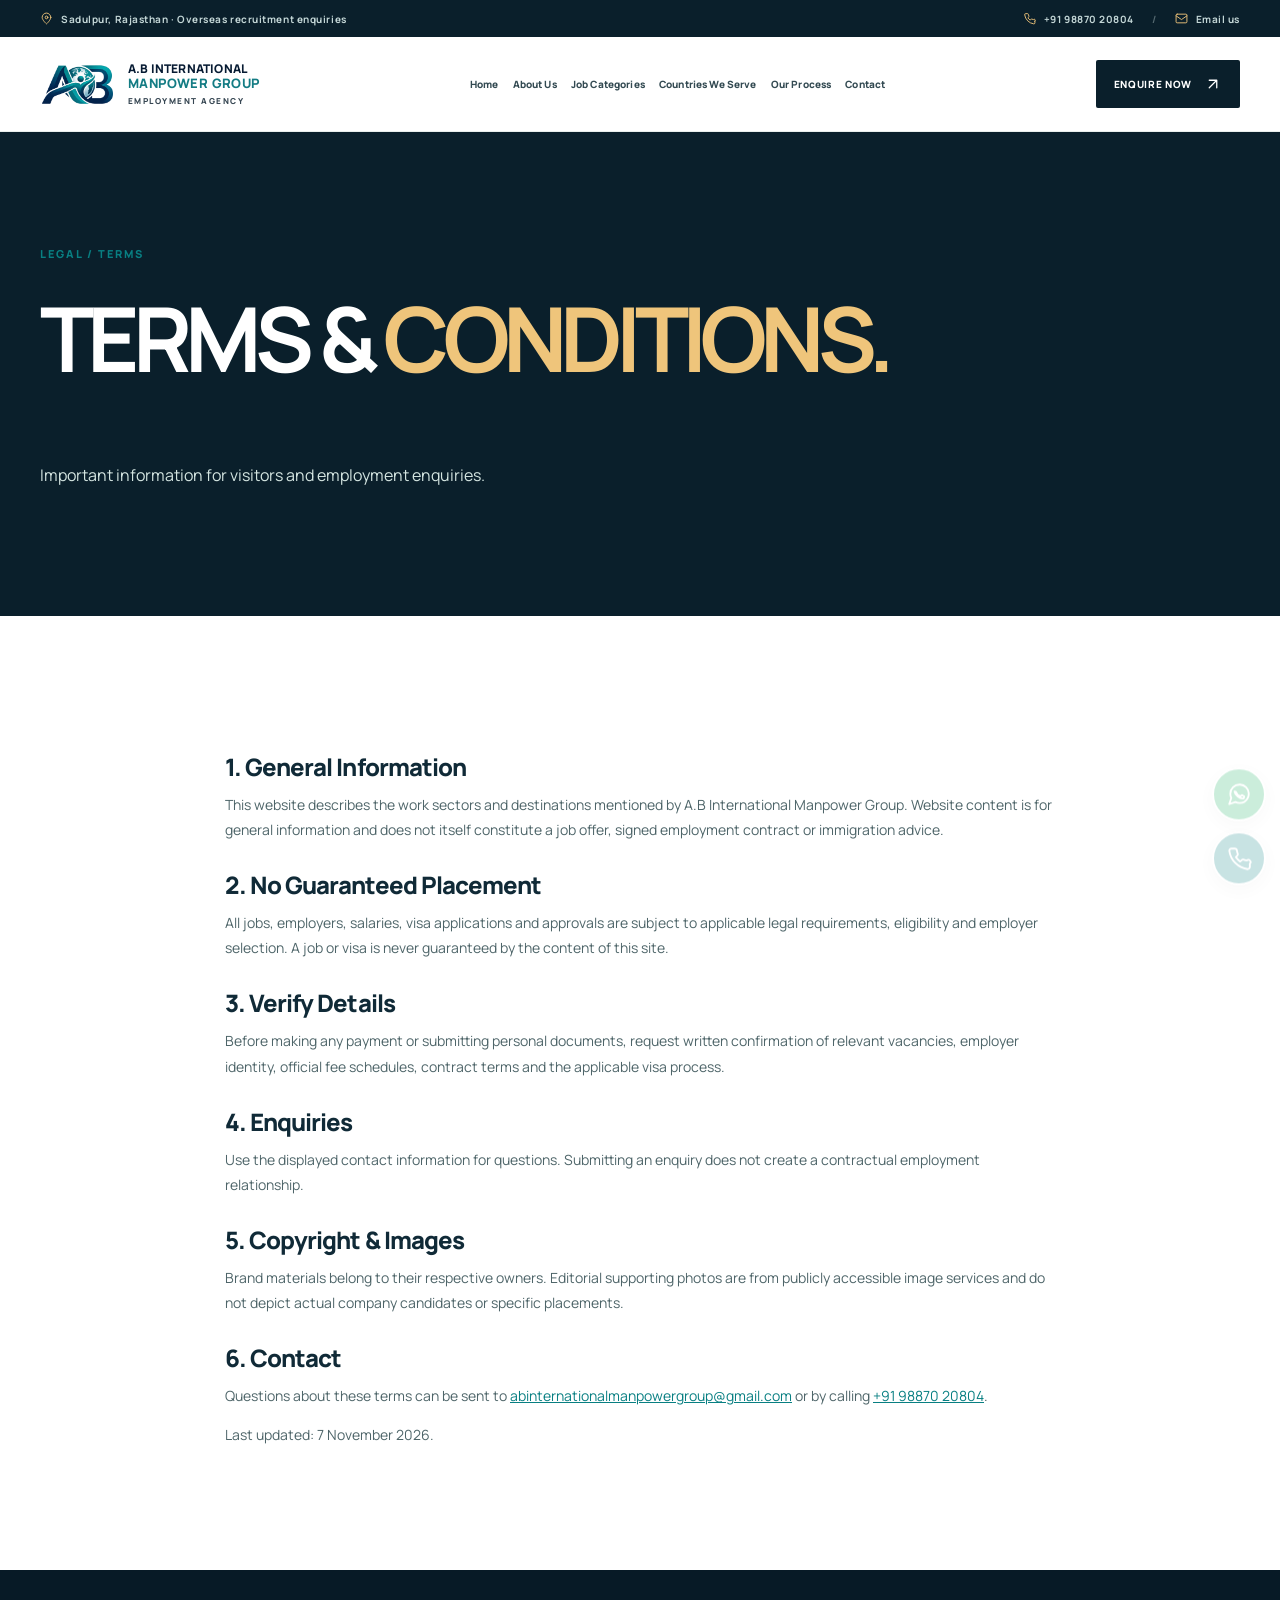
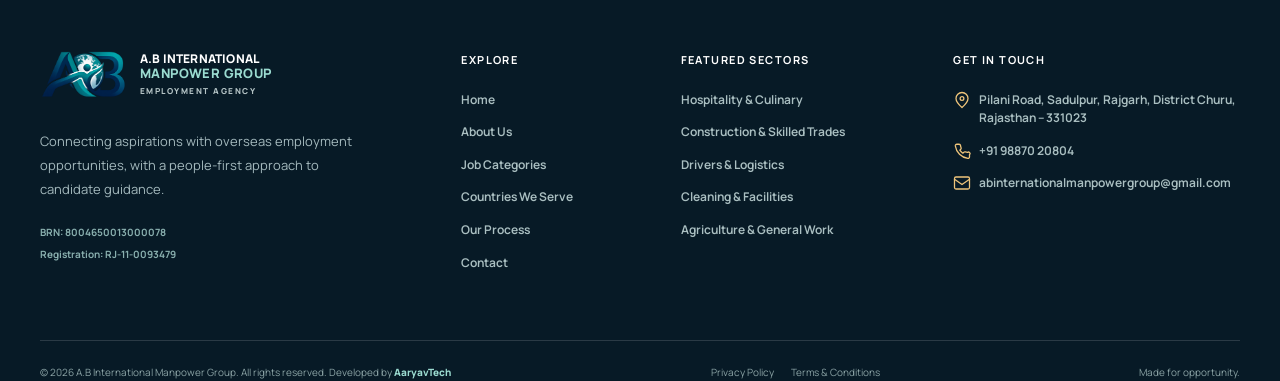
<file: terms.html>
<!DOCTYPE html><html><head><meta http-equiv="refresh" content="0; url=terms-and-conditions.html"><link rel="canonical" href="terms-and-conditions.html"><title>Terms & Conditions</title></head><body><p>Redirecting to <a href="terms-and-conditions.html">Terms & Conditions</a>...</p></body></html>
</file>
<file: assets/css/style.css>
/* A.B INTERNATIONAL MANPOWER GROUP — studio-built editorial website */
@import url('https://fonts.googleapis.com/css2?family=DM+Sans:wght@400;500;600;700;800&family=Manrope:wght@400;500;600;700;800&display=swap');
:root{--ink:#102a37;--deep:#0a1f2b;--deep2:#092b36;--teal:#087f82;--teal-dark:#07636a;--mint:#b5d3cd;--gold:#efc57b;--gold-dark:#c99a50;--paper:#f8f7f3;--white:#fff;--muted:#65747b;--line:#d9e0df;--round:3px;--header:94px;--font:'Manrope','DM Sans',Arial,sans-serif}
*,*::before,*::after{box-sizing:border-box}
html{scroll-behavior:smooth;scroll-padding-top:95px;max-width:100%}
body{margin:0;background:var(--paper);font-family:var(--font);color:var(--ink);overflow-x:clip;max-width:100%;-webkit-font-smoothing:antialiased}
body.menu-open{overflow:hidden}
::selection{background:var(--gold);color:var(--deep)}
a{color:inherit;text-decoration:none}button,input,select,textarea{font:inherit}button{cursor:pointer}img{max-width:100%;display:block}svg.icon{height:21px;width:21px;flex:none}h1,h2,h3,h4,p{margin-top:0}h1,h2,h3{letter-spacing:-.045em}h1,h2,h3{line-height:1.08}h2{font-size:clamp(2.2rem,4.1vw,4.5rem);font-weight:800}h2 em,h1 em{color:var(--teal);font-style:normal}p{line-height:1.8}.container{width:min(1260px,calc(100% - 88px));margin-inline:auto}.section-space{padding:108px 0}.eyebrow{display:inline-block;color:var(--teal);font-weight:800;font-size:11px;letter-spacing:.18em;text-transform:uppercase;margin-bottom:29px}.eyebrow-light{color:var(--gold)}.lead{font-size:clamp(1.05rem,1.4vw,1.34rem);font-weight:650;line-height:1.76}.text-link{display:inline-flex;align-items:center;gap:22px;min-height:44px;font-size:12px;letter-spacing:.09em;text-transform:uppercase;font-weight:800;border-bottom:1px solid currentColor;padding:4px 0 10px;transition:gap .25s}.text-link:hover{gap:30px}.text-link.light{color:#fff}.text-link.dark{color:var(--deep)}.text-link svg.icon{width:17px;height:17px}.btn{display:inline-flex;align-items:center;justify-content:center;gap:20px;min-height:56px;padding:17px 26px;border:1px solid transparent;font-size:12px;text-transform:uppercase;letter-spacing:.065em;font-weight:850;border-radius:2px;transition:transform .24s,background .24s,border-color .24s,color .24s;white-space:normal;text-align:center}.btn:hover{transform:translateY(-3px)}.btn svg.icon{width:18px;height:18px}.btn-gold{background:var(--gold);color:var(--deep)}.btn-gold:hover{background:#ffda98}.btn-dark{background:var(--deep);color:#fff}.btn-dark:hover{background:#184356}.btn-teal{background:var(--teal);color:#fff}.btn-teal:hover{background:var(--teal-dark)}.btn-outline-light{border-color:#ffffffa3;color:#fff}.btn-outline-light:hover{background:#fff;color:var(--deep)}.btn-small{padding:14px 17px;min-height:46px;font-size:11px;gap:12px}.btn-full{width:100%}
/* navigation */
.topbar{background:var(--deep);color:#c4d7d7;font-size:10px;font-weight:700;letter-spacing:.055em}.topbar-inner{min-height:37px;display:flex;align-items:center;justify-content:space-between;gap:20px}.topbar-inner>span,.topbar-inner>div,.topbar a{display:inline-flex;align-items:center;gap:8px}.topbar .icon{height:13px;width:13px;color:var(--gold)}.topbar-sep{opacity:.4;margin:0 10px}.topbar a:hover{color:#fff}
.site-header{position:sticky;top:0;z-index:90;background:#fff;box-shadow:0 1px 0 #e9eeec;transition:box-shadow .25s}.site-header.scrolled{box-shadow:0 10px 36px #082c3b16}.header-content{min-height:var(--header);display:flex;align-items:center;justify-content:space-between;gap:22px}.brand{display:inline-flex;align-items:center;gap:12px;min-width:0;flex-shrink:0}.brand-emblem{height:68px;width:89px;display:flex;align-items:center;justify-content:center;flex:none;overflow:hidden}.brand-emblem img{width:100%;height:100%;object-fit:contain}.brand-wordmark{display:flex;flex-direction:column;line-height:1.2;min-width:0}.brand-wordmark strong{font-size:14px;letter-spacing:.015em;font-weight:900;color:#071b33;white-space:nowrap}.brand-wordmark em{font-size:15px;font-style:normal;font-weight:900;letter-spacing:.03em;color:#147c84;white-space:nowrap}.brand-wordmark small{font-size:8.2px;letter-spacing:.18em;font-weight:850;color:#364652;margin-top:4px}.desktop-nav{display:flex;align-items:center;gap:clamp(15px,1.7vw,28px);white-space:nowrap}.desktop-nav a{font-size:11px;letter-spacing:.015em;font-weight:850;color:#334a52;position:relative;padding:22px 0}.desktop-nav a:hover,.desktop-nav a.active{color:var(--teal)}.desktop-nav a::after{content:'';position:absolute;bottom:13px;left:0;right:100%;height:2px;background:var(--teal);transition:right .28s}.desktop-nav a:hover::after,.desktop-nav a.active::after{right:0}.header-cta{display:flex;align-items:center;gap:14px}.hamburger{height:43px;width:43px;display:none;align-items:center;justify-content:center;border:1px solid #d9e3e5;background:#fff;color:var(--deep);border-radius:2px}.menu-backdrop{position:fixed;inset:0;background:#00192495;z-index:98;opacity:0;visibility:hidden;transition:opacity .35s,visibility .35s}.mobile-panel{position:fixed;z-index:99;top:0;right:0;height:100dvh;width:min(425px,100%);overflow-y:auto;background:#fff;transform:translateX(105%);visibility:hidden;transition:transform .35s,visibility .35s;display:flex;flex-direction:column;box-shadow:-18px 0 45px #001a2940}.menu-open .menu-backdrop{opacity:1;visibility:visible}.menu-open .mobile-panel{transform:none;visibility:visible}.mobile-panel-head{padding:27px 29px;border-bottom:1px solid #e6ebea;display:flex;align-items:center;justify-content:space-between;font-size:11px;letter-spacing:.16em;font-weight:850}.mobile-panel-head button{width:44px;height:44px;background:var(--deep);color:#fff;border:0;display:grid;place-items:center}.mobile-nav-links{padding:15px 30px;display:grid}.mobile-nav-links a{padding:19px 0;min-height:58px;border-bottom:1px solid #e5e9ea;display:flex;align-items:center;justify-content:space-between;font-size:17px;font-weight:800}.mobile-nav-links a.active{color:var(--teal)}.mobile-nav-links .icon{width:18px;height:18px}.mobile-panel-bottom{margin-top:auto;background:#ecf3f0;padding:26px 30px 35px;display:grid;gap:13px}.mobile-panel-bottom p{font-size:14px;font-weight:750;margin:0}.mobile-panel-bottom>a:last-child{font-size:12px;font-weight:800;display:inline-flex;align-items:center;gap:8px;min-height:40px}
/* hero */
.hero{position:relative;color:#fff;background:var(--deep);overflow:hidden}.hero-home{min-height:min(780px,calc(100svh - 126px));display:flex;align-items:stretch}.hero-image,.hero-grid,.hero-image::after{position:absolute;inset:0}.hero-image::after{content:'';background:linear-gradient(90deg,#061c28f0 0%,#06202acc 40%,#041b2d7d 68%,#07121d5c 100%),linear-gradient(0deg,#06172498,transparent 44%)}.hero-image img{height:100%;width:100%;object-fit:cover;object-position:center 47%;filter:saturate(.8)}.hero-grid{opacity:.16;background-image:linear-gradient(to right,transparent 49.8%,#e8f2f2 50%,transparent 50.2%),linear-gradient(to bottom,transparent 49.7%,#e8f2f2 50%,transparent 50.3%);background-size:250px 250px;pointer-events:none}.hero-main{position:relative;z-index:1;display:flex;flex-direction:column;justify-content:space-between;flex:1;min-width:0}.hero-copy{padding-top:68px}.hero-index{display:flex;align-items:center;gap:15px;font-size:10px;letter-spacing:.14em;font-weight:850;color:#d0e2df}.hero-index .dash{width:31px;height:1px;background:var(--gold)}.hero-index-right{margin-left:auto;font-weight:500;color:#b9c9cb}.hero-heading-wrap{max-width:930px;padding:clamp(55px,8vh,115px) 0 75px}.overline{font-size:12px;letter-spacing:.2em;font-weight:850;color:var(--gold);margin-bottom:23px}.hero h1{font-size:clamp(4rem,8.3vw,9rem);font-weight:850;line-height:.99;letter-spacing:-.077em;margin:0 0 25px;text-wrap:balance}.hero h1 em{display:inline-block;color:var(--gold);font-style:normal}.hero h1 .dot{color:#74bbb2}.hero-description{font-size:clamp(13px,1.2vw,16px);line-height:1.9;max-width:650px;color:#d1dedf;margin-bottom:33px}.hero-actions{display:flex;align-items:center;gap:32px;flex-wrap:wrap}.hero-bottom-line{height:70px;border-top:1px solid #c8dfdd4a;display:flex;align-items:center;justify-content:space-between;font-size:10px;font-weight:800;letter-spacing:.15em;color:#d3e0df}.hero-bottom-line span{display:inline-flex;align-items:center;gap:9px}.hero-bottom-line svg{width:18px;height:18px;color:var(--gold)}.hero-side-tag{position:absolute;right:18px;top:51%;transform:rotate(90deg) translateX(50%);transform-origin:right center;color:#ffffff85;font-size:9px;letter-spacing:.22em;font-weight:850;white-space:nowrap}.tiny-arrow{color:var(--gold);font-size:17px}
.trust-ribbon{background:var(--gold);overflow:hidden}.trust-ribbon .container{display:flex;align-items:center;gap:40px;min-height:68px}.ribbon-title{flex:none;max-width:150px;font-size:10px;line-height:1.5;letter-spacing:.09em;font-weight:900;color:#172c31}.marquee-window{overflow:hidden;flex:1;mask-image:linear-gradient(to right,transparent,#000 9%,#000 91%,transparent)}.marquee-track{white-space:nowrap;display:flex;gap:34px;width:max-content;animation:marquee 38s linear infinite}.marquee-track span{font-size:12px;letter-spacing:.1em;font-weight:900;color:#173340}@keyframes marquee{to{transform:translateX(-50%)}}
/* content sections */
.intro-section{background:#fff}.intro-layout{display:grid;grid-template-columns:30% 1fr;gap:8%}.intro-left{display:flex;flex-direction:column;align-items:flex-start}.eyebrow-line{height:1px;width:100%;background:#d5dfde;margin:0 0 32px}.intro-mini{font-size:14px;font-weight:650;color:var(--muted);max-width:230px;line-height:1.65}.intro-main h2{font-size:clamp(2.8rem,5.2vw,6.1rem);letter-spacing:-.074em;margin-bottom:30px}.intro-main>p:not(.lead){max-width:670px;font-size:14px;color:var(--muted);margin:10px 0 25px}.intro-main>.lead{max-width:790px;margin-bottom:15px}.intro-main .text-link{margin-top:10px}
.image-statement{height:600px;position:relative;overflow:hidden;background:#152a33;color:#fff}.image-statement-img{position:absolute;inset:0}.image-statement-img:after{content:'';position:absolute;inset:0;background:linear-gradient(90deg,#031e28ea 0%,#021c297a 50%,transparent 100%)}.image-statement-img img{width:100%;height:100%;object-fit:cover;object-position:center 40%}.image-statement-inner{position:relative;z-index:1;display:flex;align-items:center;height:100%}.statement-card{max-width:660px;padding:35px 0}.statement-card h2{font-size:clamp(2.9rem,5.5vw,5.8rem);letter-spacing:-.07em;margin-bottom:23px}.statement-card h2 em,.split-content h2 em,.metrics-heading h2 em,.final-cta h2 em,.team-section h2 em,.dest-feature h2 em{color:var(--gold)}.statement-card p{font-size:14px;color:#d0deda;max-width:480px;margin-bottom:27px}
.section-head{display:grid;grid-template-columns:1.1fr .65fr;gap:30px;align-items:end;margin-bottom:47px}.section-head h2{margin:0;letter-spacing:-.067em}.section-head .eyebrow{margin-bottom:17px}.head-side{justify-self:end;max-width:390px}.head-side p{color:var(--muted);font-size:14px;line-height:1.85;margin:0 0 12px}.head-side .text-link{margin-top:5px}.jobs-preview{background:var(--paper)}.job-feature-grid{display:grid;grid-template-columns:repeat(6,minmax(0,1fr));grid-auto-rows:305px;gap:14px}.photo-tile{position:relative;isolation:isolate;overflow:hidden;background:#33565b;grid-column:span 2;display:block;color:#fff}.photo-tile.tile-feature{grid-column:span 4;grid-row:span 2}.photo-tile>img{position:absolute;inset:0;width:100%;height:100%;object-fit:cover;transition:transform .8s cubic-bezier(.2,.8,.2,1);z-index:-2}.photo-tile:hover>img{transform:scale(1.055)}.photo-tile-shade{position:absolute;inset:0;z-index:-1;background:linear-gradient(0deg,#051925e8 2%,#09252e13 72%)}.photo-tile-text{position:absolute;bottom:24px;left:26px;right:75px;display:grid;gap:6px}.photo-tile-text>span{color:var(--gold);letter-spacing:.14em;font-size:10px;font-weight:800}.photo-tile-text strong{font-size:clamp(20px,2.6vw,35px);letter-spacing:-.05em;line-height:1.15}.photo-tile-text small{font-size:12px;color:#dce4e3;line-height:1.5}.photo-tile.tile-feature .photo-tile-text{left:42px;bottom:38px}.photo-tile.tile-feature .photo-tile-text strong{font-size:clamp(34px,4.3vw,60px)}.round-arrow{position:absolute;right:22px;bottom:24px;display:grid;place-items:center;border:1px solid #ffffff80;width:42px;height:42px;border-radius:50%;transition:background .25s,color .25s}.photo-tile:hover .round-arrow{background:var(--gold);color:var(--deep);border-color:var(--gold)}
.metrics-section{background:radial-gradient(circle at 85% 22%,#0b7280 0%,transparent 47%),linear-gradient(112deg,#081a2a 7%,#153849 50%,#087d80 100%);color:#fff;padding:94px 0;position:relative;overflow:hidden}.metrics-section::before{content:'';position:absolute;inset:0;opacity:.1;background-image:repeating-linear-gradient(45deg,transparent 0 120px,#fff 120px 121px)}.metrics-layout{position:relative;display:grid;grid-template-columns:1fr .95fr;gap:8%;align-items:center}.metrics-heading h2{font-size:clamp(3rem,5vw,5.6rem);letter-spacing:-.075em;margin-bottom:19px}.metrics-heading p{max-width:380px;color:#c9d7d8;font-size:14px;margin-bottom:28px}.metrics-grid{display:grid;grid-template-columns:repeat(2,1fr);gap:1px;background:#ffffff2c;border:1px solid #ffffff2c}.metric{min-height:195px;padding:29px 26px;display:flex;flex-direction:column;justify-content:center;background:#07293f38;min-width:0}.metric>.icon{color:var(--gold);height:33px;width:33px;margin-bottom:17px}.metric strong{font-size:clamp(2.4rem,4vw,4rem);font-weight:850;letter-spacing:-.05em;line-height:1.1}.metric span{color:#c8dce0;font-size:12px;letter-spacing:.015em;margin-top:5px}
.approach{background:#fff}.steps-list{border-top:1px solid #d5dedf}.step-row{display:grid;grid-template-columns:12% 1fr 38px;align-items:center;gap:20px;border-bottom:1px solid #d5dedf;padding:27px 10px;transition:padding .25s,background .25s}.step-row:hover{padding-left:20px;background:#f6faf8}.step-row>span{font-size:12px;font-weight:800;color:var(--teal)}.step-row h3{font-size:clamp(20px,2vw,30px);margin:0 0 5px}.step-row p{margin:0;font-size:13px;color:var(--muted)}.step-row>.icon{height:24px;width:24px;color:var(--teal)}
.split-editorial{display:grid;grid-template-columns:1fr 1fr;min-height:680px;background:#0a2936;color:#fff}.split-img{position:relative;overflow:hidden}.split-img img{position:absolute;inset:0;width:100%;height:100%;object-fit:cover}.split-content{padding:clamp(55px,8vw,110px) clamp(35px,7vw,115px);display:flex;align-items:flex-start;flex-direction:column;justify-content:center}.split-content h2{font-size:clamp(3rem,5vw,5.4rem);letter-spacing:-.075em;margin-bottom:24px}.split-content p{color:#cfdfde;font-size:14px;max-width:400px}.country-tags{display:flex;flex-wrap:wrap;gap:9px;margin:19px 0 32px}.country-tags span{border:1px solid #ffffff55;color:#e5eeee;padding:8px 11px;font-size:10px;letter-spacing:.07em;font-weight:800}
.visual-gallery{background:var(--paper)}.editorial-gallery{display:grid;grid-template-columns:1.4fr .9fr .9fr;grid-auto-rows:250px;gap:13px}.gallery-cell{position:relative;overflow:hidden;background:#cfd6d3}.gallery-cell img{width:100%;height:100%;object-fit:cover;transition:transform .7s}.gallery-cell:hover img{transform:scale(1.05)}.gallery-cell span{position:absolute;bottom:20px;left:21px;font-size:10px;color:#fff;font-weight:900;letter-spacing:.11em;text-shadow:0 1px 9px #000}.gallery-cell::after{content:'';position:absolute;inset:50% 0 0;pointer-events:none;background:linear-gradient(0deg,#09252e88,transparent)}.gallery-cell span{z-index:1}.gal-1{grid-row:span 2}.gal-4{grid-column:span 2}
.leadership-home{background:#fff}.leadership-layout{display:grid;grid-template-columns:1fr .9fr;gap:9%;align-items:center}.leadership-img{min-height:540px;overflow:hidden;background:#dde6e3}.leadership-img img{height:540px;width:100%;object-fit:cover}.leadership-content h2{font-size:clamp(2.8rem,4.6vw,5rem);letter-spacing:-.07em}.leadership-content>p{font-size:14px;color:var(--muted)}.people-list{border-top:1px solid var(--line);margin:26px 0}.people-list>div{display:flex;align-items:center;justify-content:space-between;gap:16px;padding:20px 0;border-bottom:1px solid var(--line)}.people-list span{color:var(--teal);font-size:10px;letter-spacing:.075em;font-weight:900}.people-list strong{font-size:15px;text-align:right}
.faq-section{background:#eef3f0}.faq-layout{display:grid;grid-template-columns:.65fr 1fr;gap:10%}.faq-layout h2{letter-spacing:-.07em}.faq-layout p{font-size:14px;color:var(--muted);max-width:300px}.faq-layout .btn{margin-top:20px}.accordion-list{border-top:1px solid #c8d5d3}.accordion-list details{border-bottom:1px solid #c8d5d3}.accordion-list summary{list-style:none;cursor:pointer;padding:24px 6px;display:flex;justify-content:space-between;gap:25px;align-items:center;font-size:15px;font-weight:850}.accordion-list summary::-webkit-details-marker{display:none}.accordion-list summary .icon{width:17px;height:17px;transition:transform .25s}.accordion-list details[open] summary .icon{transform:rotate(180deg)}.faq-answer{font-size:13px;line-height:1.85;color:var(--muted);padding:0 25px 22px 6px;animation:enter .25s}@keyframes enter{from{opacity:0;transform:translateY(-7px)}to{opacity:1;transform:none}}
.final-cta{position:relative;background:#0a2835;overflow:hidden;color:#fff}.cta-background{position:absolute;inset:0;opacity:.19}.cta-background img{height:100%;width:100%;object-fit:cover}.final-cta-inner{position:relative;padding:105px 0 100px}.final-cta h2{font-size:clamp(3.9rem,8vw,9.3rem);line-height:.97;letter-spacing:-.085em;margin-bottom:40px}.final-cta-inner>div{display:flex;align-items:center;justify-content:space-between;gap:35px;border-top:1px solid #ffffff59;padding-top:30px}.final-cta-inner>div p{color:#d3e0df;max-width:450px;margin:0;font-size:14px}
/* Inner pages */
.inner-hero{height:520px;position:relative;overflow:hidden;background:#0b2a39;color:#fff;display:flex;align-items:center}.inner-hero-short{height:455px}.inner-hero-photo{position:absolute;inset:0}.inner-hero-photo img{height:100%;width:100%;object-fit:cover}.inner-hero-photo::after{content:'';position:absolute;inset:0;background:linear-gradient(90deg,#061a2be8,#102f3c8e 60%,#061d285c)}.inner-hero-inner{position:relative;z-index:1}.inner-hero h1{font-size:clamp(3.7rem,6.8vw,7.7rem);font-weight:850;letter-spacing:-.075em;line-height:1.01;max-width:1050px;margin:0 0 23px}.inner-hero h1 em{color:var(--gold)}.inner-hero-inner p{color:#d8e4e2;font-size:15px;line-height:1.8;max-width:610px}
.story-grid{display:grid;grid-template-columns:.95fr 1fr;gap:9%;align-items:center}.story-portrait{min-height:600px;background:#dbe2de}.story-portrait img{width:100%;height:600px;object-fit:cover}.story-grid h2{letter-spacing:-.07em}.story-grid p:not(.lead){font-size:14px;color:var(--muted)}.about-highlight{display:flex;align-items:center;gap:20px;padding:25px 0;border-block:1px solid var(--line);margin:28px 0}.about-highlight svg{color:var(--teal);width:35px;height:35px}.about-highlight span{font-size:15px;line-height:1.6}.principles-section{background:#eaf0ed}.principles-grid{display:grid;grid-template-columns:repeat(3,1fr);gap:18px}.principles-grid article{background:#fff;padding:40px 34px;border-top:4px solid var(--teal);min-height:265px}.principles-grid article>.icon{width:39px;height:39px;color:var(--teal);margin-bottom:25px}.principles-grid h3{font-size:23px;margin-bottom:14px}.principles-grid p{font-size:13px;color:var(--muted)}.team-section{background:var(--deep);color:#fff}.team-layout{display:grid;grid-template-columns:.85fr 1fr;gap:9%}.team-layout>div>p{color:#c4d9d8}.team-name-list{border-top:1px solid #ffffff35}.team-name-list>div{padding:26px 0;border-bottom:1px solid #ffffff35}.team-name-list span{color:var(--gold);font-size:10px;font-weight:900;letter-spacing:.15em}.team-name-list h3{margin:12px 0 0;font-size:clamp(24px,3.2vw,43px)}.company-card-section{background:#fff}.company-card-grid{display:grid;grid-template-columns:.8fr 1.2fr;align-items:center;gap:7%}.company-card-grid>div>p{font-size:14px;color:var(--muted)}.legal-details{margin:27px 0}.legal-details>div{padding:12px 0;border-bottom:1px solid var(--line)}.legal-details dt{font-size:10px;text-transform:uppercase;letter-spacing:.1em;font-weight:900;color:var(--teal);margin-bottom:5px}.legal-details dd{font-size:13px;font-weight:700;margin:0;overflow-wrap:anywhere}.company-art{border:1px solid #e5e8e7;background:#fff;padding:22px}.company-art img{width:100%;object-fit:contain}.mini-cta{background:#e8f0ed;padding:44px 0}.mini-cta-inner{display:flex;align-items:center;justify-content:space-between;gap:25px}.mini-cta h2{font-size:clamp(22px,3vw,42px);margin:0}.mini-cta .btn{flex:none}
/* Jobs / role listing */
.jobs-index{background:#fff}.job-index-title{margin-bottom:42px}.job-toolbar{display:flex;align-items:center;justify-content:space-between;gap:25px;margin-bottom:35px}.job-filters{display:flex;gap:7px;flex-wrap:wrap;max-width:875px}.filter-btn{border:1px solid #d4dcda;background:#fff;color:#48616a;padding:11px 13px;font-size:10px;letter-spacing:.01em;font-weight:800;min-height:39px;transition:background .2s,color .2s}.filter-btn:hover,.filter-btn.active{color:#fff;background:var(--teal);border-color:var(--teal)}.job-search{min-width:225px;position:relative;display:flex;align-items:center}.job-search span{position:absolute;left:13px;color:var(--muted)}.job-search .icon{width:17px;height:17px}.job-search input{border:1px solid #cad4d3;background:#f8fbf9;min-height:43px;padding:12px 14px 12px 42px;width:100%;font-size:12px;outline-color:var(--teal)}.job-categories{display:grid;grid-template-columns:1fr 1fr;gap:24px}.job-category-card{border:1px solid #dbe1df;background:#fff;min-width:0}.job-category-card[hidden],.empty-results[hidden]{display:none!important}.job-category-image{height:265px;position:relative;background:#dfe7e6}.job-category-image img{width:100%;height:100%;object-fit:cover}.job-cat-number{position:absolute;left:20px;top:20px;background:var(--deep);color:#fff;padding:10px 13px;font-size:10px;letter-spacing:.1em;font-weight:850}.job-category-copy{padding:30px}.job-cat-top{display:flex;align-items:center;justify-content:space-between;gap:12px;color:var(--teal);font-size:9px;letter-spacing:.1em;font-weight:900;text-transform:uppercase}.job-cat-top strong{color:#668187;font-size:10px;white-space:nowrap}.job-category-copy h2{font-size:clamp(26px,2.8vw,40px);margin:15px 0 19px}.roles-list{display:flex;gap:8px;flex-wrap:wrap;align-items:flex-start;min-height:116px;margin-bottom:27px}.roles-list>span{font-size:10px;font-weight:750;color:#45636b;background:#f0f5f3;border:1px solid #dce8e3;padding:8px 9px}.job-category-copy .text-link{font-size:10px}.empty-results{background:#f5f9f7;padding:35px;text-align:center;font-weight:750;color:#5e7477}.job-disclaimer{background:#e8f0ee;padding:27px 0}.job-disclaimer .container{display:flex;gap:20px;align-items:center}.job-disclaimer strong{flex:none;display:flex;align-items:center;gap:10px;font-size:11px;letter-spacing:.09em}.job-disclaimer .icon{color:var(--teal);height:24px;width:24px}.job-disclaimer p{font-size:12px;margin:0;color:#52696c}
/* destinations */
.destinations-section{background:#fff}.destinations-grid{display:grid;grid-template-columns:repeat(3,1fr);border-top:1px solid var(--line);border-left:1px solid var(--line)}.destination{display:flex;align-items:center;gap:20px;min-height:120px;padding:20px 28px;border-bottom:1px solid var(--line);border-right:1px solid var(--line);transition:background .25s}.destination:hover{background:#edf5f2}.destination span{align-self:flex-start;color:var(--teal);font-size:11px;font-weight:850}.destination strong{font-size:clamp(18px,2vw,26px);font-weight:850;letter-spacing:-.04em;min-width:0;overflow-wrap:anywhere}.destination svg{margin-left:auto;color:var(--teal);height:20px;width:20px}.destinations-note{font-size:13px;color:var(--muted);max-width:750px;margin:26px 0 0}.dest-feature{position:relative;background:#061f2a;min-height:460px;color:#fff;display:flex;align-items:center}.dest-feature-photo{position:absolute;inset:0;opacity:.5}.dest-feature-photo::after{content:'';position:absolute;inset:0;background:linear-gradient(90deg,#041c29,#041c29a1)}.dest-feature-photo img{height:100%;width:100%;object-fit:cover}.dest-feature-inner{position:relative;padding:80px 0}.dest-feature h2{font-size:clamp(3.5rem,6vw,6rem)}.dest-feature p{font-size:14px;max-width:460px;color:#d6e4e2}
/* process */
.process-page{background:#fff}.process-cards{display:grid;grid-template-columns:repeat(4,1fr);gap:15px}.process-card{background:#f0f5f2;border-top:3px solid var(--teal);min-height:345px;padding:28px 22px}.process-card>span{font-size:10px;letter-spacing:.1em;font-weight:850;color:var(--teal)}.process-card>.icon{display:block;width:36px;height:36px;color:var(--teal);margin:40px 0 22px}.process-card h3{font-size:22px;line-height:1.17;margin-bottom:16px}.process-card p{font-size:12px;line-height:1.85;color:#53666b}.prepare-section{background:#e9f0ed}.prep-grid{display:grid;grid-template-columns:1fr 1fr;gap:8%;align-items:center}.prep-photo{min-height:560px;background:#d7e0db}.prep-photo img{height:560px;width:100%;object-fit:cover}.prep-grid p{color:var(--muted);font-size:14px}.checklist{list-style:none;padding:0;margin:25px 0}.checklist li{display:flex;align-items:flex-start;gap:13px;border-bottom:1px solid #cad8d2;padding:11px 0;font-size:13px;font-weight:750}.checklist li .icon{color:var(--teal);height:18px;width:18px}.prep-grid .small-note{font-size:11px;line-height:1.6}
/* contact */
.contact-section{background:#fff}.contact-grid{display:grid;grid-template-columns:.85fr 1.15fr;gap:9%;align-items:start}.contact-aside h2{letter-spacing:-.075em;margin-bottom:20px}.contact-aside>p{font-size:14px;color:var(--muted);margin-bottom:35px}.contact-detail{display:flex;align-items:flex-start;gap:15px;border-top:1px solid var(--line);padding:21px 0}.contact-detail>span{width:42px;height:42px;background:#e9f3ef;color:var(--teal);display:grid;place-items:center;flex:none}.contact-detail>div{min-width:0;display:grid;gap:8px}.contact-detail small{font-size:10px;letter-spacing:.1em;color:var(--teal);font-weight:850}.contact-detail a{font-size:14px;font-weight:800;line-height:1.55;overflow-wrap:anywhere}.whatsapp-panel{background:var(--deep);color:#fff;padding:25px;margin-top:27px}.whatsapp-panel p{font-weight:750;font-size:14px}.whatsapp-panel>.btn{width:100%}.form-box{background:#f0f5f3;padding:40px 39px;border-top:4px solid var(--teal)}.form-head .eyebrow{margin-bottom:13px}.form-head h3{font-size:clamp(23px,2.8vw,36px);line-height:1.2;margin-bottom:12px}.form-head p{font-size:12px;color:var(--muted);margin-bottom:30px}.form-box form{display:grid;gap:17px}.field-row{display:grid;grid-template-columns:1fr 1fr;gap:17px;min-width:0}.form-box label{display:grid;gap:10px;font-size:11px;font-weight:800;color:#254a51;min-width:0}.form-box input:not([type=checkbox]),.form-box select,.form-box textarea{width:100%;min-width:0;max-width:100%;border:1px solid #cbd9d4;background:#fff;color:var(--deep);padding:14px 15px;min-height:50px;font-size:13px;font-weight:550;outline-color:var(--teal);border-radius:0}.form-box textarea{resize:vertical}.form-box select{cursor:pointer}.form-box .consent-label{display:flex;align-items:flex-start;gap:12px;font-size:11px;font-weight:600;color:#5b7073;line-height:1.65}.consent-label input{accent-color:var(--teal);margin-top:3px;width:17px;height:17px;flex:none}.consent-label a,.form-fallback a{color:var(--teal);text-decoration:underline;font-weight:850}.form-status{margin:0;font-size:12px;font-weight:700}.form-status.success{color:#15713e}.form-status.error{color:#b23d30}.form-fallback{font-size:11px;color:var(--muted);line-height:1.65}.form-honeypot{position:absolute;left:-9999px;height:0;overflow:hidden}.contact-map{background:#fff;padding:0 0 100px}.map-box{position:relative;min-height:370px;background:var(--deep);color:#fff;display:flex;align-items:center;padding:55px;overflow:hidden}.map-box>img{position:absolute;right:0;top:0;height:100%;width:55%;object-fit:cover;opacity:.32;mask-image:linear-gradient(90deg,transparent,#000)}.map-box>div{position:relative;z-index:1;max-width:610px}.map-box h2{font-size:clamp(2.8rem,5vw,5rem);letter-spacing:-.07em}.map-box h2 em{color:var(--gold)}.map-box p{font-size:13px;color:#c8dedc;max-width:380px}
/* legal */
.plain-hero{background:var(--deep);color:#fff;padding:110px 0}.plain-hero h1{font-size:clamp(3.5rem,7vw,7.5rem);letter-spacing:-.075em}.plain-hero h1 em{color:var(--gold)}.plain-hero p{color:#d4e5e1}.policy-section{background:#fff}.prose{max-width:830px}.prose h2{font-size:24px;letter-spacing:-.04em;margin:30px 0 12px}.prose p{font-size:14px;color:#4e6569}.prose a{color:var(--teal);text-decoration:underline}
/* Footer and floating utilities */
.site-footer{background:#071a26;color:#d7e2e2}.footer-top{display:grid;grid-template-columns:1.7fr .75fr 1fr 1.35fr;gap:5%;padding:78px 0 68px}.brand-footer .brand-emblem{width:88px;height:52px;background:transparent}.brand-footer .brand-wordmark strong{font-size:12px;color:#fff}.brand-footer .brand-wordmark em{font-size:13px;color:#9bdbd0}.brand-footer .brand-wordmark small{color:#b5c4c6}.footer-brand>p{font-size:13px;line-height:1.85;max-width:340px;color:#a4b9bd;margin:24px 0}.footer-credentials{display:grid;gap:8px;font-size:10px;color:#89afae;font-weight:700}.footer-col{display:flex;flex-direction:column;align-items:flex-start;gap:14px;min-width:0}.footer-col h4{color:#fff;text-transform:uppercase;font-size:11px;letter-spacing:.13em;margin:4px 0 10px}.footer-col a{font-size:12px;font-weight:650;line-height:1.55;color:#aabfc1;transition:color .2s;overflow-wrap:anywhere}.footer-col a:hover{color:var(--gold)}.footer-contact a{display:flex;align-items:flex-start;gap:8px}.footer-contact svg{height:18px;width:18px;flex:none;color:var(--gold)}.footer-nav{display:flex;flex-direction:column;gap:14px}.footer-bottom{border-top:1px solid #ffffff24;padding:22px 0 32px;display:flex;align-items:center;justify-content:space-between;gap:15px;color:#8ba3a5;font-size:10px}.footer-bottom p{margin:0}.footer-bottom>div{display:flex;gap:17px}.footer-bottom a:hover{color:#fff}.developer-link{color:#9bdbd0;font-weight:700;text-decoration:none;transition:color .2s ease,text-decoration .2s ease}.developer-link:hover{color:#fff;text-decoration:underline;text-underline-offset:2px}.developer-link strong{font-weight:800;color:inherit}.floating-contact{position:fixed;right:max(14px,env(safe-area-inset-right));bottom:calc(24px + env(safe-area-inset-bottom));display:grid;gap:10px;z-index:75}.floating-contact>a{display:grid;place-items:center;height:54px;width:54px;box-shadow:0 5px 20px #0002;border:2px solid #fff;border-radius:50%;color:#fff;transition:transform .24s;animation:floatIn .8s both}.floating-contact>a:hover{transform:translateY(-4px)}.floating-contact>a .icon{width:26px;height:26px}.float-wa{background:#14ae5c}.float-call{background:var(--teal)}.back-top{position:fixed;right:20px;bottom:159px;width:41px;height:41px;border:1px solid #bdcfcd;background:#fff;color:var(--deep);z-index:70;opacity:0;visibility:hidden;transition:opacity .25s,visibility .25s;font-size:19px}.back-top.show{opacity:1;visibility:visible}@keyframes floatIn{from{opacity:0;transform:translateY(12px)}to{opacity:1;transform:none}}
/* entrance animations: small, safe for mobile */
[data-reveal]{opacity:0;transform:translateY(18px);transition:opacity .65s,transform .65s}[data-reveal].in-view{opacity:1;transform:none}
@media(prefers-reduced-motion:reduce){*,*::before,*::after{scroll-behavior:auto!important;animation-duration:.01ms!important;animation-iteration-count:1!important;transition-duration:.01ms!important}[data-reveal]{opacity:1;transform:none}}
/* responsive */
@media(max-width:1320px){.desktop-nav{gap:14px}.desktop-nav a{font-size:10px}.header-cta .btn{font-size:10px}.brand-wordmark strong{font-size:12px}.brand-wordmark em{font-size:13px}.brand-emblem{width:76px}.container{width:min(1200px,calc(100% - 72px))}}
@media(max-width:1110px){.desktop-nav{display:none}.hamburger{display:flex}.header-content{min-height:84px}.topbar-inner{min-height:34px}.job-toolbar{align-items:stretch;flex-direction:column}.job-search{max-width:400px}.footer-top{grid-template-columns:1.5fr 1fr 1fr;gap:35px}.footer-contact{grid-column:span 3;display:grid;grid-template-columns:1fr 1fr;column-gap:30px}.footer-contact h4{grid-column:span 2}.process-cards{grid-template-columns:repeat(2,1fr)}.process-card{min-height:290px}.process-card>.icon{margin:25px 0 17px}}
@media(max-width:900px){.container{width:calc(100% - 56px)}.section-space{padding:77px 0}.hero-home{min-height:700px}.hero h1{font-size:clamp(4.2rem,10vw,6.8rem)}.hero-index-right{display:none}.hero-heading-wrap{padding:100px 0 80px}.intro-layout{grid-template-columns:1fr;gap:27px}.intro-left{max-width:270px}.intro-main h2{font-size:clamp(3rem,6.4vw,5rem)}.section-head{grid-template-columns:1fr;gap:15px}.head-side{justify-self:start;max-width:680px}.job-feature-grid{grid-template-columns:1fr 1fr;grid-auto-rows:auto;gap:14px}.photo-tile{grid-column:span 1;height:260px;min-height:260px}.photo-tile.tile-feature{grid-column:span 2;grid-row:auto;height:380px;min-height:380px}.metrics-layout,.leadership-layout,.faq-layout,.story-grid,.company-card-grid{grid-template-columns:1fr;gap:45px}.metrics-grid{max-width:710px}.metric{min-height:170px}.split-content{padding:55px 36px}.split-content h2{font-size:clamp(2.5rem,4.7vw,4.5rem)}.story-portrait,.story-portrait img{height:480px;min-height:480px}.team-layout{grid-template-columns:1fr;gap:35px}.leadership-img,.leadership-img img{min-height:420px;height:420px}.faq-layout{gap:45px}.editorial-gallery{grid-auto-rows:210px}.contact-grid{grid-template-columns:1fr;gap:50px}.contact-aside{max-width:680px}.inner-hero{height:470px}.inner-hero-short{height:410px}.inner-hero h1{font-size:clamp(3.7rem,7.7vw,6.3rem)}.contact-detail a{overflow-wrap:anywhere}.destinations-grid{grid-template-columns:repeat(2,1fr)}.prep-grid{grid-template-columns:1fr;gap:40px}.prep-photo,.prep-photo img{min-height:400px;height:400px}}
@media(max-width:650px){:root{--header:76px}.container{width:calc(100% - 36px)}.section-space{padding:64px 0}.topbar-inner>span{display:none}.topbar-inner{justify-content:center;min-height:32px}.topbar-inner>div{gap:5px}.topbar-inner a{font-size:9px}.topbar-sep{margin:0 4px}.header-content{min-height:76px;gap:8px}.brand{gap:7px}.brand-emblem{width:54px;height:53px}.brand-wordmark strong{font-size:10px;letter-spacing:0}.brand-wordmark em{font-size:11px;letter-spacing:0}.brand-wordmark small{font-size:6.7px;letter-spacing:.09em;margin-top:2px}.header-cta .btn{display:none}.hamburger{width:41px;height:41px}.hero-home{min-height:650px}.hero-image img{object-position:61% center}.hero-image::after{background:linear-gradient(90deg,#061c28f2,#061c28aa),linear-gradient(0deg,#061724ae,transparent)}.hero-index{font-size:8px;gap:8px;white-space:normal}.hero-index .dash{width:16px}.hero-copy{padding-top:35px}.hero-heading-wrap{padding:90px 0 65px}.overline{font-size:9px;letter-spacing:.16em;margin-bottom:18px}.hero h1{font-size:clamp(3.3rem,12.6vw,5.1rem);letter-spacing:-.075em;line-height:1.01}.hero-description{font-size:12px;line-height:1.8;max-width:490px;margin-bottom:23px}.hero-actions{gap:13px}.hero-actions .btn{min-height:52px;padding:14px 16px;font-size:10px}.hero-actions .text-link{font-size:10px;min-height:42px}.hero-bottom-line{height:57px;font-size:8px;letter-spacing:.08em}.hero-bottom-line>span:last-child{display:none}.hero-side-tag{display:none}.trust-ribbon .container{min-height:62px;gap:15px}.ribbon-title{font-size:8px;max-width:88px}.marquee-track{gap:20px}.marquee-track span{font-size:10px}.eyebrow{font-size:9px;margin-bottom:20px}.intro-main h2{font-size:clamp(2.5rem,10vw,4.5rem);line-height:1.03}.intro-main>.lead{font-size:15px}.intro-main>p:not(.lead){font-size:12px}.image-statement{height:500px}.image-statement-img img{object-position:60%}.statement-card{max-width:530px}.statement-card h2{font-size:clamp(2.6rem,10vw,4.7rem)}.statement-card p{font-size:12px}.section-head{margin-bottom:31px}.section-head h2{font-size:clamp(2.4rem,9vw,4.3rem)}.head-side p{font-size:12px}.job-feature-grid{grid-template-columns:1fr 1fr;grid-auto-rows:auto;gap:10px}.photo-tile{grid-column:span 1!important;grid-row:auto!important;height:245px;min-height:245px}.photo-tile.tile-feature{grid-column:span 2!important;grid-row:auto!important;height:340px;min-height:340px}.photo-tile-text{left:14px;right:17px;bottom:14px;gap:5px}.photo-tile-text>span{font-size:8px}.photo-tile-text strong{font-size:clamp(16px,4.4vw,23px)}.photo-tile-text small{font-size:10px}.photo-tile.tile-feature .photo-tile-text{left:22px;bottom:24px;right:65px}.photo-tile.tile-feature .photo-tile-text strong{font-size:clamp(29px,7.3vw,43px)}.photo-tile:not(.tile-feature) .round-arrow{display:none}.round-arrow{right:16px;bottom:22px;width:37px;height:37px}.metrics-section{padding:64px 0}.metrics-layout{gap:30px}.metrics-heading h2{font-size:clamp(3rem,10vw,5rem)}.metrics-heading p{font-size:12px}.metrics-grid{grid-template-columns:1fr 1fr}.metric{min-height:167px;padding:20px 17px}.metric>.icon{width:27px;height:27px;margin-bottom:14px}.metric strong{font-size:clamp(2rem,8vw,3rem)}.metric span{font-size:11px}.step-row{grid-template-columns:30px 1fr 20px;gap:13px;padding:20px 5px}.step-row h3{font-size:20px}.step-row p{font-size:11px}.step-row>.icon{width:19px;height:19px}.split-editorial{grid-template-columns:1fr}.split-img{min-height:300px}.split-img img{height:300px}.split-content{padding:59px 23px 67px}.split-content h2{font-size:clamp(3.2rem,11vw,5rem)}.split-content p{font-size:12px}.editorial-gallery{grid-template-columns:1fr 1fr;grid-auto-rows:185px;gap:9px}.gal-1{grid-row:span 2}.gal-4{grid-column:span 2}.gallery-cell span{font-size:8px;left:12px;bottom:12px}.leadership-img,.leadership-img img{height:300px;min-height:300px}.leadership-content h2{font-size:clamp(2.7rem,10vw,4.8rem)}.people-list>div{display:grid;gap:7px;padding:15px 0}.people-list strong{text-align:left;font-size:14px}.faq-layout h2{font-size:clamp(2.8rem,10vw,4.5rem)}.accordion-list summary{font-size:13px;padding:19px 3px}.faq-answer{font-size:12px}.final-cta-inner{padding:70px 0}.final-cta h2{font-size:clamp(3.4rem,12vw,6rem)}.final-cta-inner>div{display:flex;align-items:flex-start;flex-direction:column;gap:23px}.final-cta-inner>div p{font-size:12px}.inner-hero{height:430px}.inner-hero-short{height:380px}.inner-hero h1{font-size:clamp(3.1rem,10.5vw,5.5rem)}.inner-hero-inner p{font-size:12px}.story-portrait,.story-portrait img{height:350px;min-height:350px}.story-grid h2{font-size:clamp(2.6rem,9vw,4.3rem)}.principles-grid{grid-template-columns:1fr;gap:12px}.principles-grid article{min-height:auto;padding:29px}.principles-grid article>.icon{margin-bottom:19px;width:32px;height:32px}.team-layout h2{font-size:clamp(2.8rem,10vw,4.6rem)}.team-name-list h3{font-size:28px}.company-card-grid{gap:28px}.company-art{padding:11px}.mini-cta-inner{align-items:flex-start;flex-direction:column}.mini-cta h2{font-size:25px}.job-toolbar{gap:18px}.job-filters{gap:7px}.filter-btn{font-size:10px;min-height:38px;padding:9px 11px}.job-search{max-width:100%;width:100%}.job-categories{grid-template-columns:1fr;gap:17px}.job-category-image{height:250px}.job-category-copy{padding:22px}.job-category-copy h2{font-size:29px}.roles-list{min-height:0}.job-cat-top{font-size:8px}.job-disclaimer .container{align-items:flex-start;flex-direction:column;gap:10px}.job-disclaimer p{font-size:11px}.destinations-grid{grid-template-columns:1fr}.destination{min-height:95px;padding:17px}.destination strong{font-size:20px}.dest-feature{min-height:400px}.dest-feature h2{font-size:clamp(3.2rem,10vw,5rem)}.process-cards{grid-template-columns:1fr;gap:11px}.process-card{min-height:235px;padding:24px}.process-card>.icon{margin:20px 0 17px}.prep-photo,.prep-photo img{height:300px;min-height:300px}.contact-aside h2{font-size:clamp(2.8rem,10vw,5rem)}.contact-detail a{font-size:12px}.form-box{padding:27px 19px}.form-head h3{font-size:27px}.field-row{grid-template-columns:1fr;gap:17px}.map-box{padding:31px 23px;min-height:330px}.map-box>img{width:100%;opacity:.14;mask-image:none}.map-box h2{font-size:clamp(2.7rem,9.7vw,4.3rem)}.plain-hero{padding:70px 0}.plain-hero h1{font-size:clamp(3.2rem,12vw,5rem)}.footer-top{grid-template-columns:1fr 1fr;gap:32px;padding:58px 0 50px}.footer-brand{grid-column:span 2}.footer-contact{grid-column:span 2;grid-template-columns:1fr;gap:12px}.footer-contact h4{grid-column:span 1}.footer-bottom{display:flex;align-items:flex-start;flex-wrap:wrap;font-size:9px}.floating-contact{right:max(11px,env(safe-area-inset-right));bottom:calc(18px + env(safe-area-inset-bottom));gap:8px}.floating-contact>a{width:49px;height:49px}.floating-contact>a .icon{width:24px;height:24px}.back-top{right:14px;bottom:140px;width:36px;height:36px}}
@media(max-width:380px){.container{width:calc(100% - 30px)}.brand-emblem{width:48px;height:48px}.brand-wordmark strong{font-size:9px}.brand-wordmark em{font-size:10px}.brand-wordmark small{font-size:6px}.hero h1{font-size:clamp(3.1rem,12.8vw,4.2rem)}.hero-home{min-height:665px}.hero-actions{align-items:flex-start;flex-direction:column}.hero-heading-wrap{padding:91px 0 45px}.hero-bottom-line{font-size:7.5px}.metric{min-height:148px;padding:15px 12px}.metric span{font-size:10px}.photo-tile-text strong{font-size:16px}.photo-tile-text small{font-size:9px}.job-feature-grid{grid-auto-rows:auto;gap:8px}.photo-tile{height:215px;min-height:215px}.photo-tile.tile-feature{height:290px;min-height:290px}}
/* Featured role strip directly below the destination ribbon */
.featured-roles{background:#e8eeeb;border-bottom:1px solid #d7e3df}
.featured-roles-inner{display:flex;align-items:center;gap:22px;min-height:73px}
.featured-roles-inner>strong{font-size:10px;font-weight:900;color:#0c656a;letter-spacing:.09em;white-space:nowrap}
.featured-roles-inner>div{display:flex;align-items:center;gap:17px;flex:1;flex-wrap:wrap}
.featured-roles-inner>div span{font-weight:800;color:#33565c;font-size:10px;letter-spacing:.035em}
.featured-roles-inner>a{flex:none;font-size:11px;letter-spacing:.02em;font-weight:900;color:var(--teal)}
@media(max-width:900px){.featured-roles-inner{padding:17px 0;flex-wrap:wrap;gap:12px}.featured-roles-inner>div{order:3;flex-basis:100%;gap:9px 16px}.featured-roles-inner>a{margin-left:auto}}
@media(max-width:650px){.featured-roles-inner>strong{font-size:9px}.featured-roles-inner>a{font-size:10px}.featured-roles-inner>div{gap:9px 11px}.featured-roles-inner>div span{font-size:9px}}
@media(max-width:650px){.split-editorial{grid-template-columns:minmax(0,1fr)}.split-img,.split-content{min-width:0}.split-content h2{overflow-wrap:anywhere}}
@media(max-width:380px){.split-content h2{font-size:clamp(2.55rem,9vw,3.5rem)}}

/* 2026-11-07 revision — Client countries, brand visibility and marked job roles */
.global-clients{background:#f7faf8;position:relative;overflow:hidden}
.global-clients::before{content:"";position:absolute;top:0;right:-80px;width:min(440px,55vw);height:380px;background:radial-gradient(circle,#0b9a9620,transparent 70%);pointer-events:none}
.global-head{display:grid;grid-template-columns:1.25fr .75fr;gap:45px;align-items:end;margin-bottom:35px;position:relative}
.global-head .eyebrow{margin-bottom:16px}.global-head h2{font-size:clamp(2.6rem,5.2vw,5.25rem);margin:0;line-height:1.01;max-width:820px}
.global-head>p{max-width:430px;color:#5b7174;font-size:14px;line-height:1.9;margin:0 0 5px}
.global-layout{display:grid;grid-template-columns:minmax(300px,.73fr) minmax(0,1.9fr);align-items:stretch;gap:14px}
.global-identity{background:#082733;color:#fff;padding:33px 28px;display:flex;flex-direction:column;min-width:0;position:relative;overflow:hidden}
.global-identity::after{content:"";position:absolute;right:-70px;bottom:-170px;width:260px;height:260px;border-radius:50%;border:1px solid #ffffff25;box-shadow:0 0 0 40px #ffffff08,0 0 0 85px #ffffff05;pointer-events:none}
.global-identity-kicker{font-size:9px;letter-spacing:.16em;color:#d3e3df;font-weight:900;margin-bottom:24px}
.global-ident-logo{background:#fff;border:1px solid #b5d4d0;padding:11px;box-shadow:0 5px 24px #0001;width:100%;max-width:360px;min-height:128px;display:flex;align-items:center}
.global-ident-logo img{width:100%;height:auto;object-fit:contain;aspect-ratio:1120/440}
.global-stat{display:flex;align-items:baseline;gap:13px;padding-top:31px}.global-stat strong{font-size:clamp(5.5rem,10vw,8.4rem);line-height:1;letter-spacing:-.09em;color:#fff;font-weight:850}.global-stat strong span{color:#eac27d;font-size:.58em}
.global-stat small{font-size:10px;max-width:115px;letter-spacing:.12em;line-height:1.7;font-weight:900;color:#e7c886}
.global-identity p{font-size:12px;color:#b1c9c6;line-height:1.9;margin:14px 0 24px;max-width:310px}
.global-identity-link{display:flex;justify-content:space-between;align-items:center;border-top:1px solid #ffffff39;padding-top:20px;color:#fff;font-size:11px;font-weight:850;letter-spacing:.03em;margin-top:auto;position:relative;z-index:1}
.global-identity-link span{font-size:21px;color:#efc57b}
.global-country-grid{display:grid;grid-template-columns:repeat(3,minmax(0,1fr));gap:9px}
.global-country{display:flex;align-items:center;min-width:0;gap:11px;min-height:92px;padding:14px 12px;background:#fff;border:1px solid #dbe7e4;transition:transform .25s,box-shadow .25s,border-color .25s;position:relative}
.global-country:hover{transform:translateY(-3px);border-color:#3a9f9c;box-shadow:0 12px 26px #102a3715}
.country-flag{flex:none;display:grid;place-items:center;width:33px;height:33px;border-radius:50%;background:#f0f7f5;border:1px solid #dcebe6;font-size:20px;line-height:1}
.global-country-text{display:flex;flex-direction:column;min-width:0;gap:6px}.global-country-text small{font-size:9px;color:#557779;font-weight:700;letter-spacing:.005em}
.global-country-text strong{font-size:clamp(11px,1.2vw,14px);letter-spacing:-.02em;color:#102a37;line-height:1.25;overflow-wrap:anywhere;font-weight:850}
.global-country-arrow{font-size:13px;color:#168481;margin-left:auto;align-self:flex-start}
.global-footnote{font-size:11px!important;color:#7a8a8b;line-height:1.8;margin:20px 0 0;max-width:970px}
/* The highlighted packing roles stay in Driving & Logistics, matching the requested screenshot */
.roles-list>span.role-highlight{background:#e4f4ed;border-color:#a5d2bd;color:#095f56;font-weight:850;box-shadow:inset 3px 0 #168b78}
.job-global-bar{grid-column:1/-1;background:#092b36;color:#fff;padding:42px;overflow:hidden;position:relative;min-width:0}
.job-global-bar::after{content:"";position:absolute;right:-100px;top:-190px;border:1px solid #ffffff1f;border-radius:50%;width:350px;height:350px;pointer-events:none}
.job-global-header{display:flex;align-items:center;justify-content:space-between;gap:35px;margin-bottom:25px;position:relative;z-index:1}
.job-global-header .eyebrow{margin-bottom:12px;font-size:10px}.job-global-header h2{font-size:clamp(2.15rem,4vw,4.35rem);line-height:1.08;margin-bottom:15px}
.job-global-header h2 em{font-style:normal;color:#e9c686}.job-global-header p{font-size:12px;line-height:1.8;color:#c3d5d5;max-width:650px;margin:0}
.job-global-number{display:flex;align-items:center;gap:14px}.job-global-number strong{font-size:clamp(4.5rem,7vw,8rem);letter-spacing:-.08em;line-height:1}.job-global-number span{font-size:11px;color:#e9c686;max-width:80px;line-height:1.6;font-weight:900;letter-spacing:.12em}
.jobs-country-grid{display:grid;grid-template-columns:repeat(4,minmax(0,1fr));gap:8px;position:relative;z-index:1}
.jobs-country-link{display:flex;align-items:center;gap:9px;padding:13px 11px;min-width:0;min-height:58px;background:#ffffff0c;border:1px solid #ffffff33;transition:background .2s,transform .2s}
.jobs-country-link:hover{background:#ffffff20;transform:translateY(-2px)}.jobs-country-link>span:first-child{font-size:22px;flex:none;line-height:1}
.jobs-country-link>span:nth-child(2){color:#dbe7e6;font-size:10px;line-height:1.4;min-width:0}.jobs-country-link strong{display:block;color:#fff;font-size:12px;overflow-wrap:anywhere;margin-top:2px}
.jobs-country-link>span:last-child{margin-left:auto;align-self:flex-start;font-size:14px;color:#efc57b}
.job-global-footer{display:flex;justify-content:space-between;align-items:center;gap:12px;margin-top:25px;font-size:11px;color:#bed0d1;position:relative;z-index:1}
.job-global-footer a{color:#efc57b;font-weight:850;text-transform:uppercase;letter-spacing:.05em}
.dest-countries-intro{display:grid;grid-template-columns:260px 1fr;gap:38px;align-items:center;background:#0b2a36;padding:26px 36px;color:#fff;margin-bottom:32px}
.dest-countries-intro>div{display:grid;grid-template-columns:repeat(2,auto);column-gap:14px;align-items:end;justify-content:start}.dest-countries-intro>div>span{grid-column:1/-1;font-size:9px;color:#e9c686;letter-spacing:.18em;font-weight:850}
.dest-countries-intro strong{font-size:90px;font-weight:900;line-height:1.1;letter-spacing:-.08em}.dest-countries-intro small{font-size:10px;max-width:115px;line-height:1.5;color:#d6e7e4;padding-bottom:12px}
.dest-countries-intro p{font-size:16px;color:#d3e3e3;max-width:580px;margin:0;line-height:1.8}
.country-directory-card{gap:12px;min-height:115px;padding:15px 17px}.country-directory-card .country-index{font-size:10px;align-self:flex-start;opacity:.8}
.country-directory-card .country-directory-flag{font-size:26px;line-height:1;flex:none;align-self:center}.country-directory-card strong{font-size:15px;letter-spacing:-.02em;line-height:1.45}
.country-directory-card strong b{display:block;font-size:20px;font-weight:850;color:#0b2c38;margin-top:2px}.country-directory-card .country-dir-arrow{font-size:18px;align-self:center;margin-left:auto}
.previous-markets{margin:35px 0 0;padding:25px 28px;background:#eef4f0;border-left:3px solid #128481}.previous-markets h3{font-size:22px;margin-bottom:7px}.previous-markets p{font-size:12px;margin-bottom:14px;color:#4f6b6e}.previous-markets>div{display:flex;gap:9px;flex-wrap:wrap}
.previous-country{background:#fff;padding:9px 12px;border:1px solid #d4e2dd;font-size:12px;font-weight:750}
/* keep the official logo intact, on all screens */
.brand-emblem img,.global-ident-logo img{object-fit:contain;object-position:center}
@media(max-width:1150px){.global-layout{grid-template-columns:minmax(280px,.8fr) minmax(0,1.6fr)}.global-country-grid{grid-template-columns:repeat(2,minmax(0,1fr))}.jobs-country-grid{grid-template-columns:repeat(3,minmax(0,1fr))}}
@media(max-width:900px){.global-head{grid-template-columns:1fr;gap:14px}.global-head>p{max-width:730px}.global-layout{grid-template-columns:1fr}.global-identity{padding:30px;display:grid;grid-template-columns:200px 1fr;gap:15px 32px}.global-identity-kicker{grid-column:1/-1;margin:0}.global-ident-logo{grid-row:2/4;min-height:110px;align-self:start}.global-stat{padding-top:0}.global-stat strong{font-size:6rem}.global-identity p{margin:0}.global-identity-link{grid-column:1/-1}.global-country-grid{grid-template-columns:repeat(3,minmax(0,1fr))}.jobs-country-grid{grid-template-columns:repeat(3,minmax(0,1fr))}.dest-countries-intro{grid-template-columns:210px 1fr}}
@media(max-width:650px){.global-head{margin-bottom:25px}.global-head h2{font-size:clamp(2.5rem,10vw,4.15rem)}.global-head>p{font-size:12px}.global-identity{display:flex;padding:24px;gap:0}.global-identity-kicker{margin-bottom:18px}.global-ident-logo{width:100%;max-width:330px;min-height:0;padding:9px}.global-stat{padding-top:14px}.global-stat strong{font-size:5.5rem}.global-identity p{margin:12px 0 18px}.global-country-grid{grid-template-columns:repeat(2,minmax(0,1fr));gap:7px}.global-country{min-height:81px;padding:10px 8px;gap:8px}.global-country .country-flag{width:27px;height:27px;font-size:17px}.global-country-text small{font-size:8px}.global-country-text strong{font-size:11px}.global-country-arrow{font-size:11px}.global-footnote{font-size:10px!important}.job-global-bar{padding:24px 17px}.job-global-header{gap:10px}.job-global-header h2{font-size:2.3rem}.job-global-number{gap:6px}.job-global-number strong{font-size:3.25rem}.job-global-number span{font-size:8px;max-width:55px}.jobs-country-grid{grid-template-columns:repeat(2,minmax(0,1fr));gap:7px}.jobs-country-link{padding:10px 8px;gap:7px;min-height:64px}.jobs-country-link>span:first-child{font-size:18px}.jobs-country-link>span:nth-child(2){font-size:9px}.jobs-country-link strong{font-size:11px}.job-global-footer{align-items:flex-start;flex-direction:column}.dest-countries-intro{grid-template-columns:1fr;gap:12px;padding:22px}.dest-countries-intro strong{font-size:64px}.dest-countries-intro p{font-size:12px}.country-directory-card{gap:10px;min-height:85px}.country-directory-card strong b{font-size:19px}.previous-markets{padding:21px 18px}}
@media(max-width:370px){.global-country-grid,.jobs-country-grid{grid-template-columns:1fr}.global-country{min-height:64px}.jobs-country-link{min-height:55px}.job-global-number strong{font-size:2.7rem}.brand-emblem{width:49px}}
@media(prefers-reduced-motion:reduce){.global-country,.jobs-country-link{transition:none}}

.job-global-bar[hidden]{display:none!important}
/* Narrow-phone copy and grid sizing repairs */
.contact-grid > *,.contact-aside,.form-box,.contact-detail,.form-head,.contact-detail > div{min-width:0;max-width:100%}
.contact-aside h2,.dest-feature h2{overflow-wrap:anywhere}
@media(max-width:370px){
 .contact-grid{grid-template-columns:minmax(0,1fr)}
 .contact-aside h2{font-size:clamp(2.15rem,9vw,3.1rem);line-height:1.04}
 .contact-aside>p{max-width:100%}
 .contact-detail{gap:10px}.contact-detail>span{width:36px;height:36px}
 .form-box{padding:22px 14px}
 .form-head h3{font-size:24px}
 .dest-feature h2{font-size:clamp(2.25rem,9.2vw,3.1rem);line-height:1.03}
}
/* Desktop editorial treatment for Driving & Logistics directly above the country directory */
@media(min-width:651px){
 .job-category-card[data-category="Logistics"]{grid-column:1/-1;display:grid;grid-template-columns:minmax(0,.96fr) minmax(0,1.04fr)}
 .job-category-card[data-category="Logistics"] .job-category-image{height:100%;min-height:385px}
 .job-category-card[data-category="Logistics"] .job-category-copy{padding:clamp(30px,4vw,65px);align-self:center}
 .job-category-card[data-category="Logistics"] .roles-list{min-height:0}
}
@media(min-width:651px) and (max-width:900px){
 .job-category-card[data-category="Logistics"]{grid-template-columns:minmax(0,.8fr) minmax(0,1.2fr)}
 .job-category-card[data-category="Logistics"] .job-category-copy{padding:28px}
}
</file>
